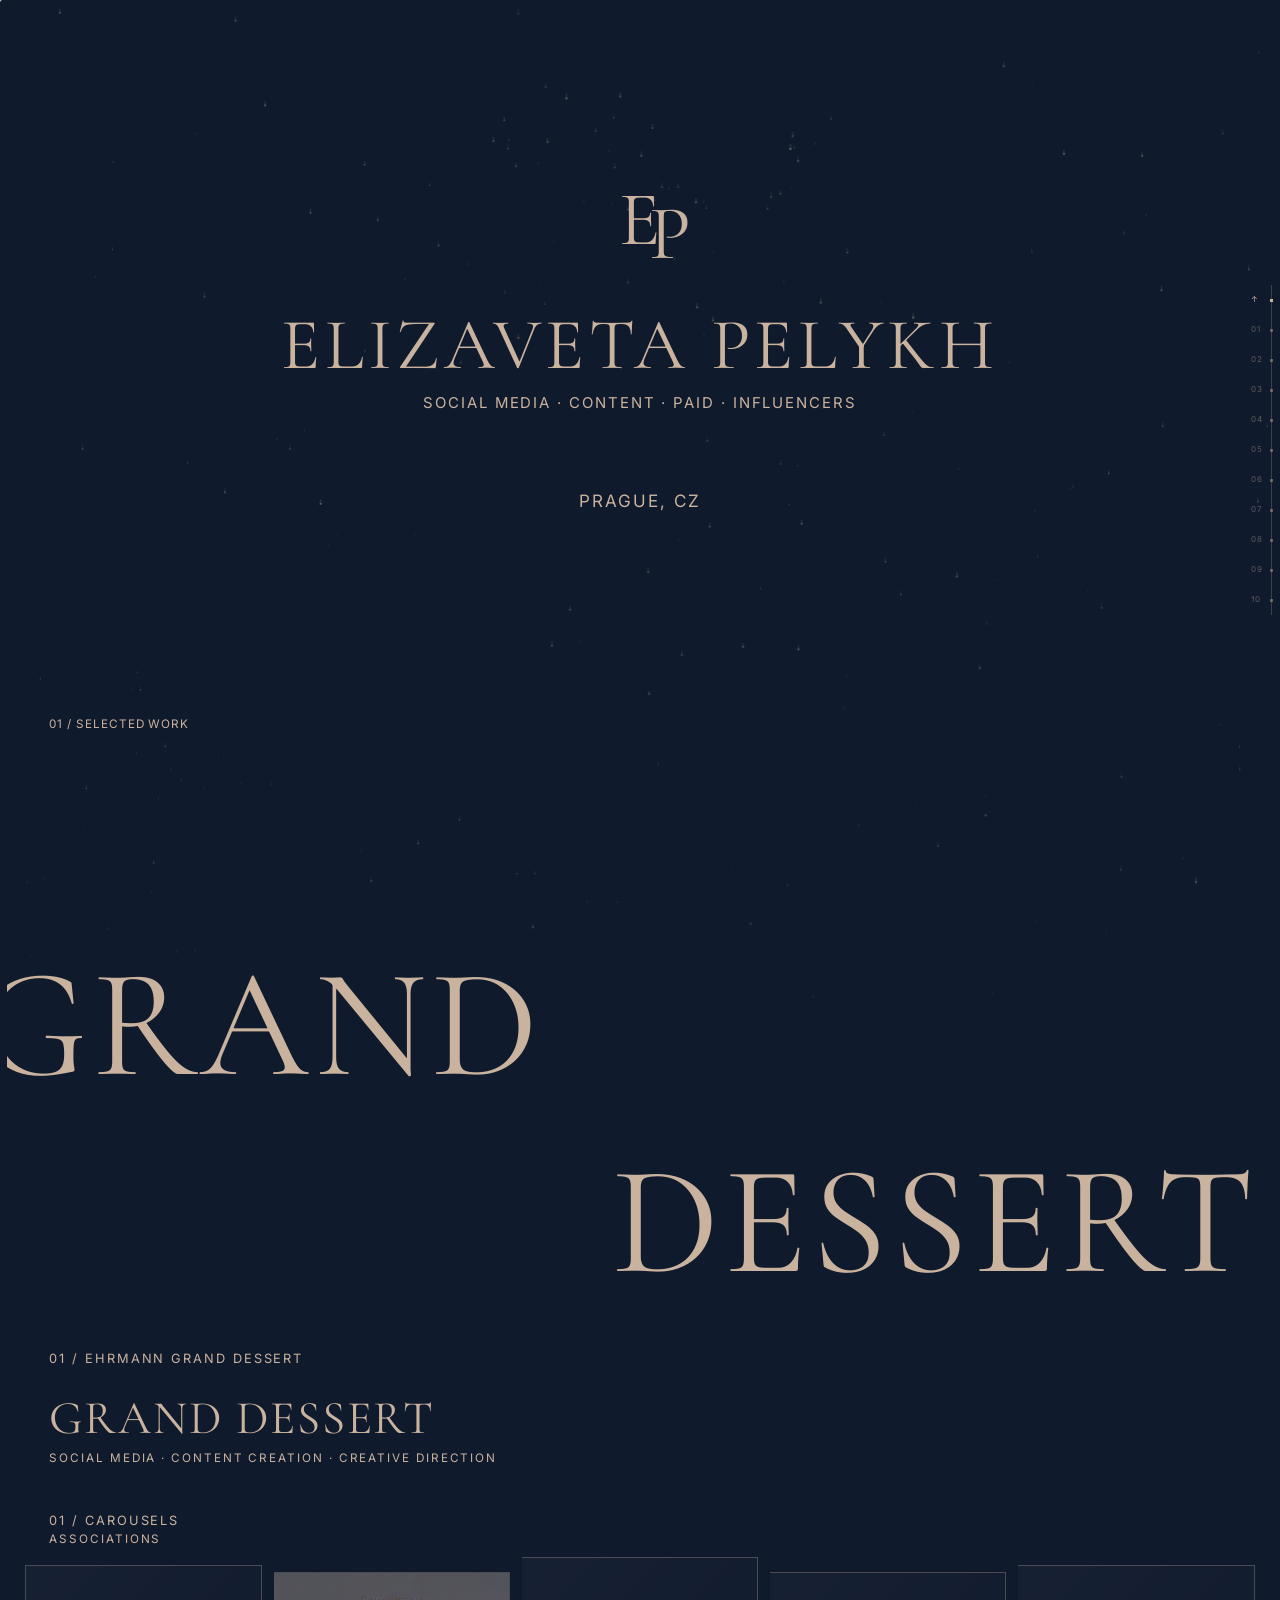
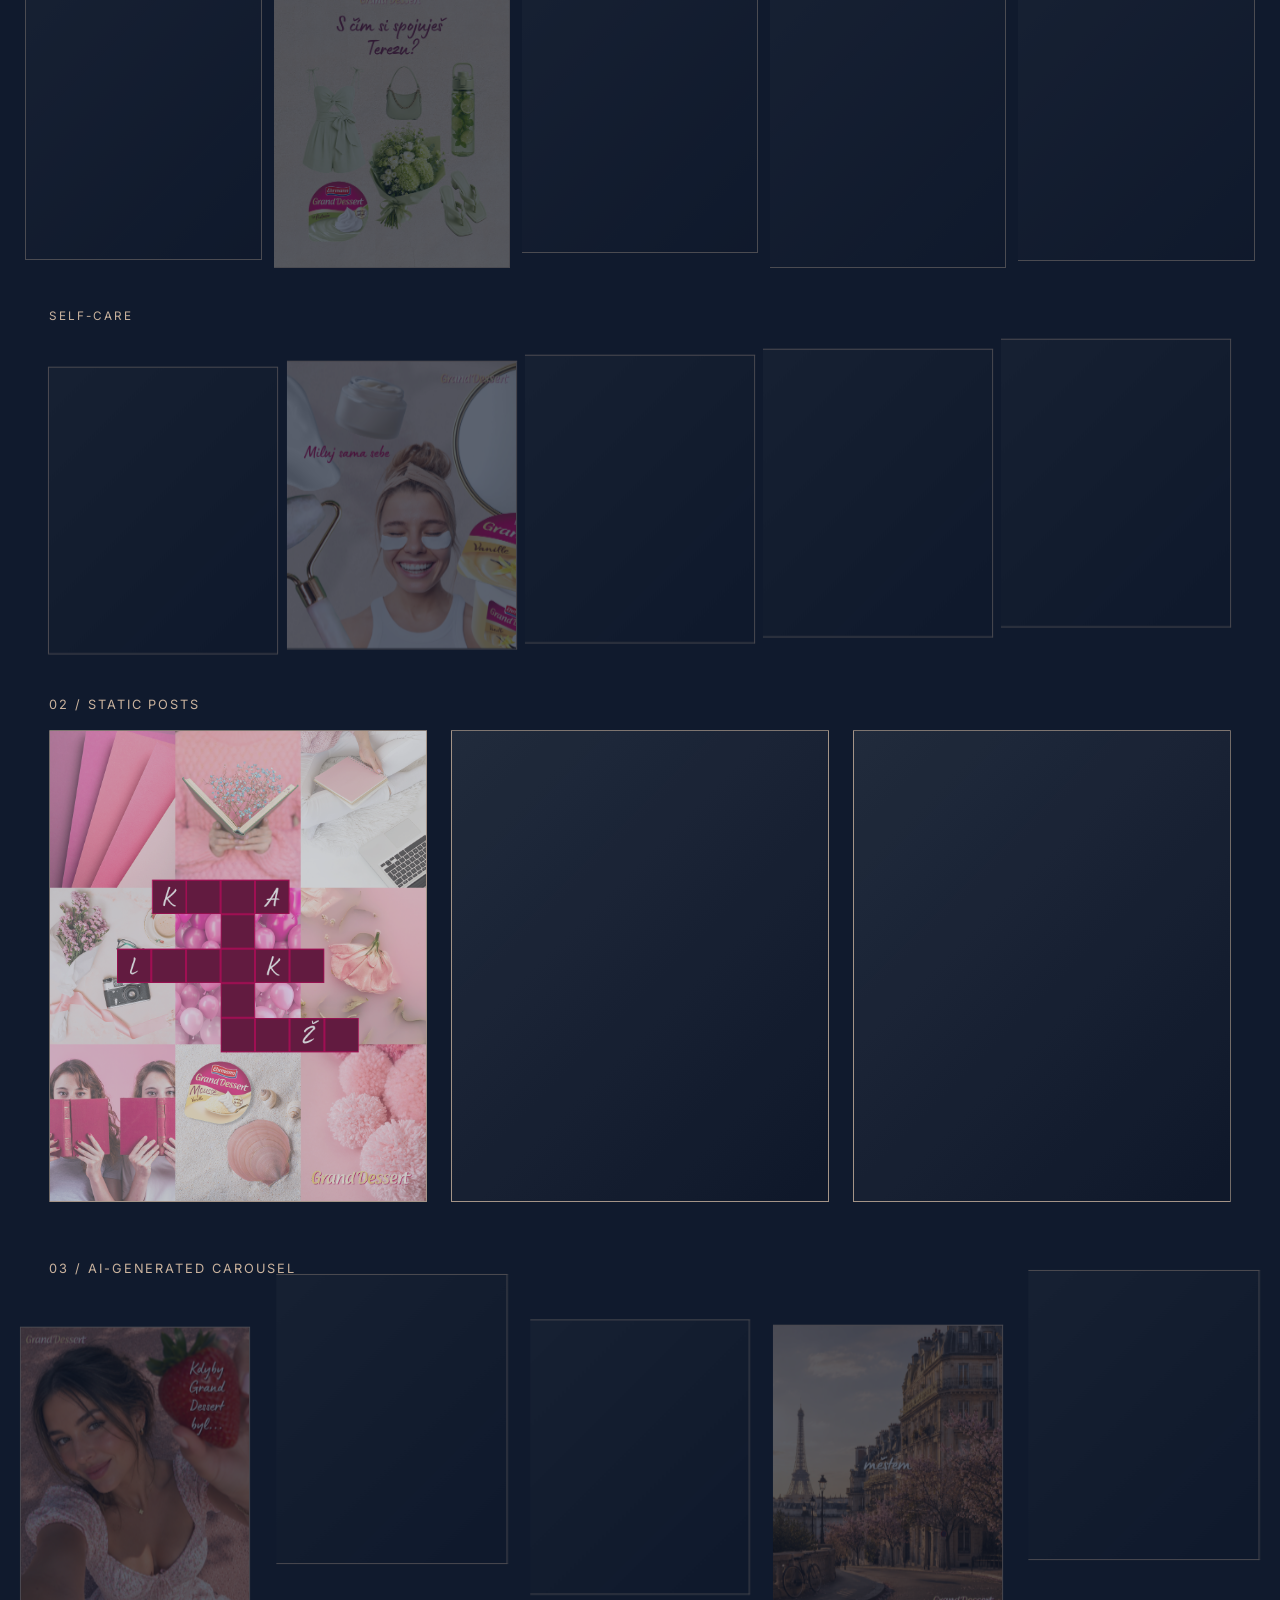
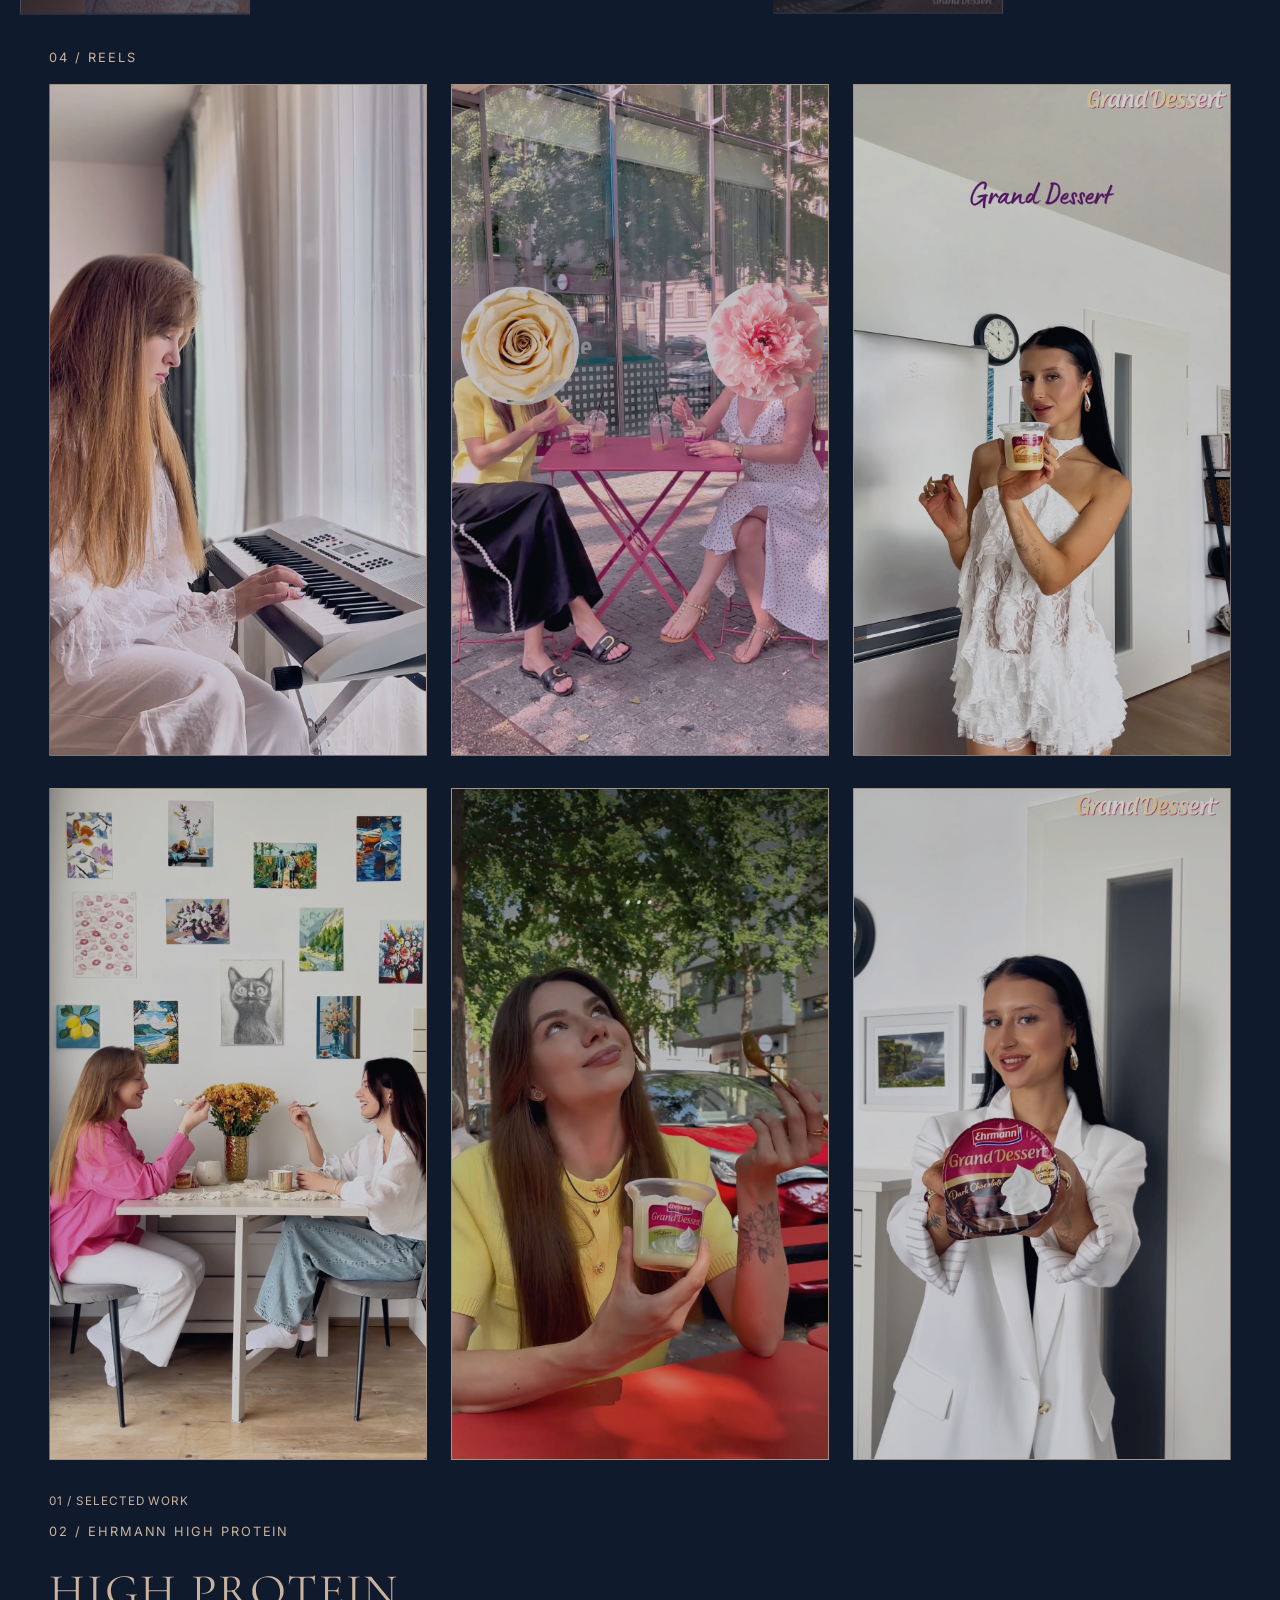
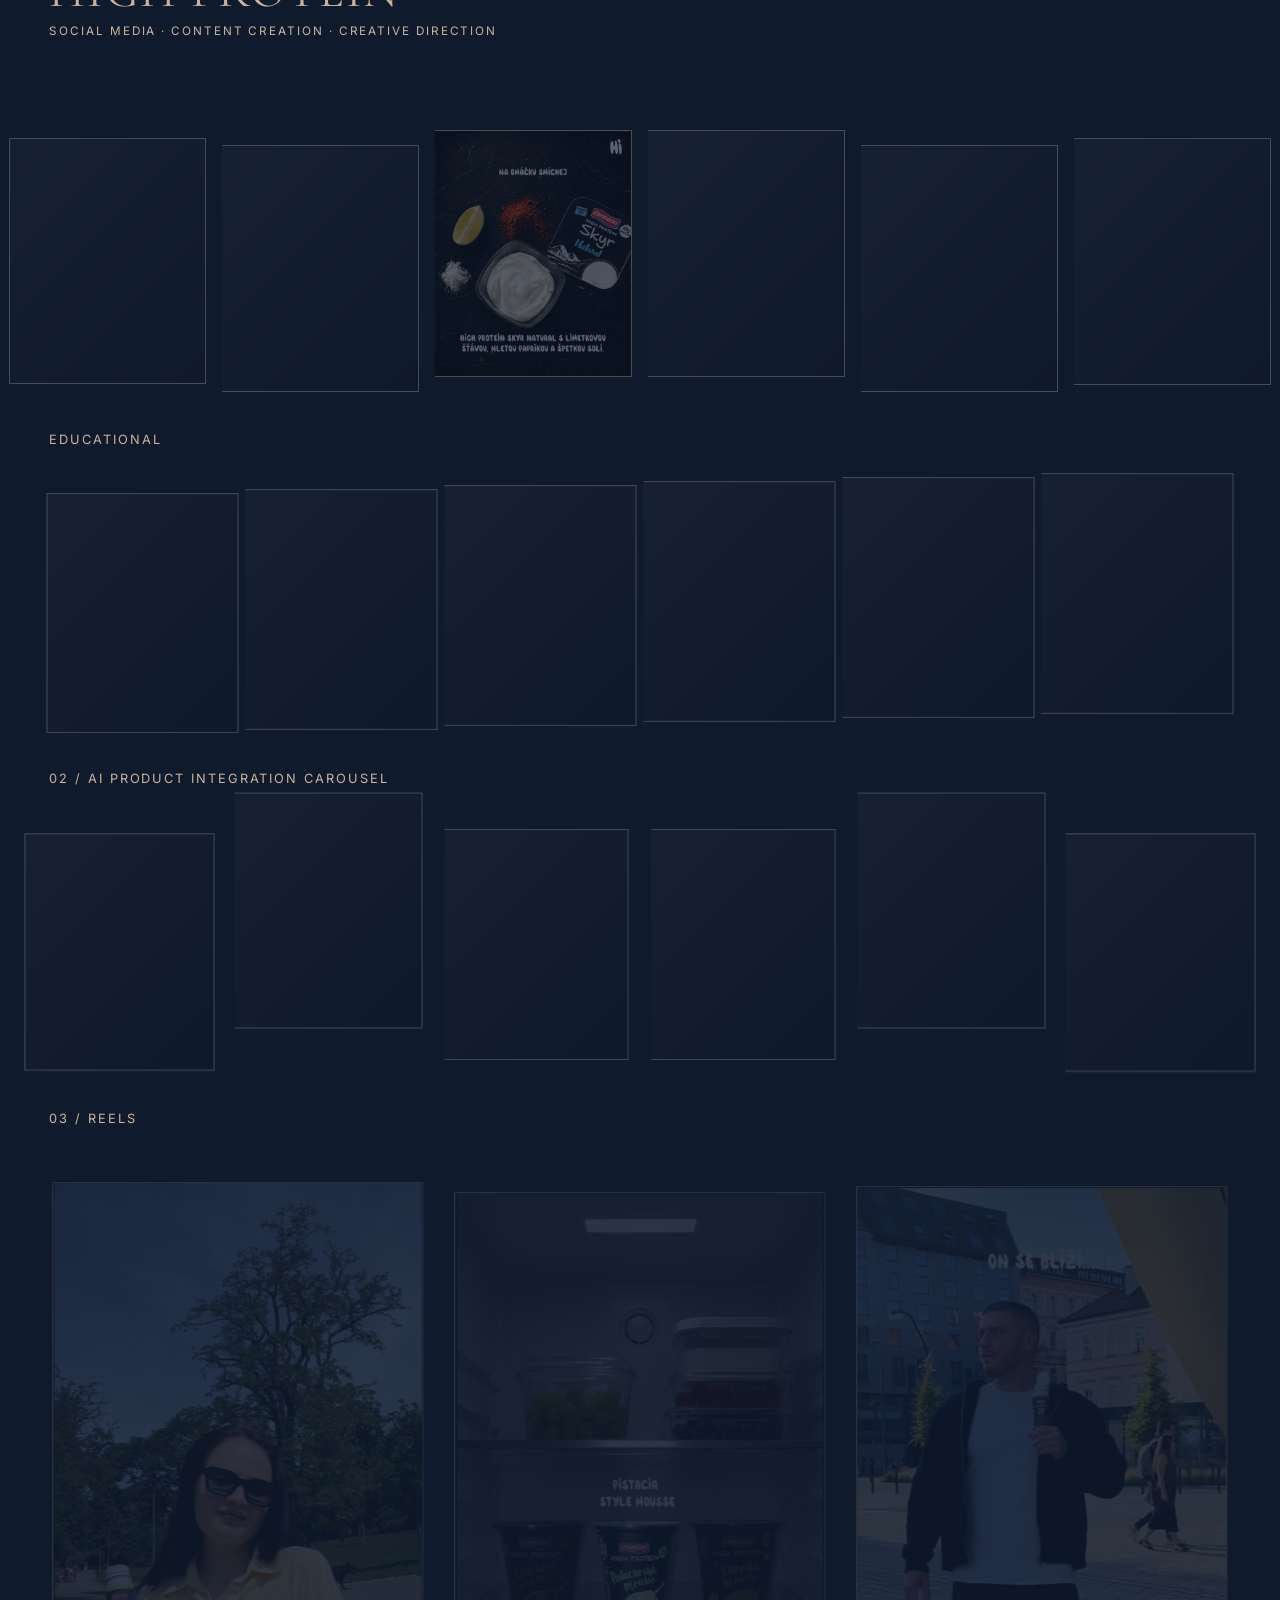
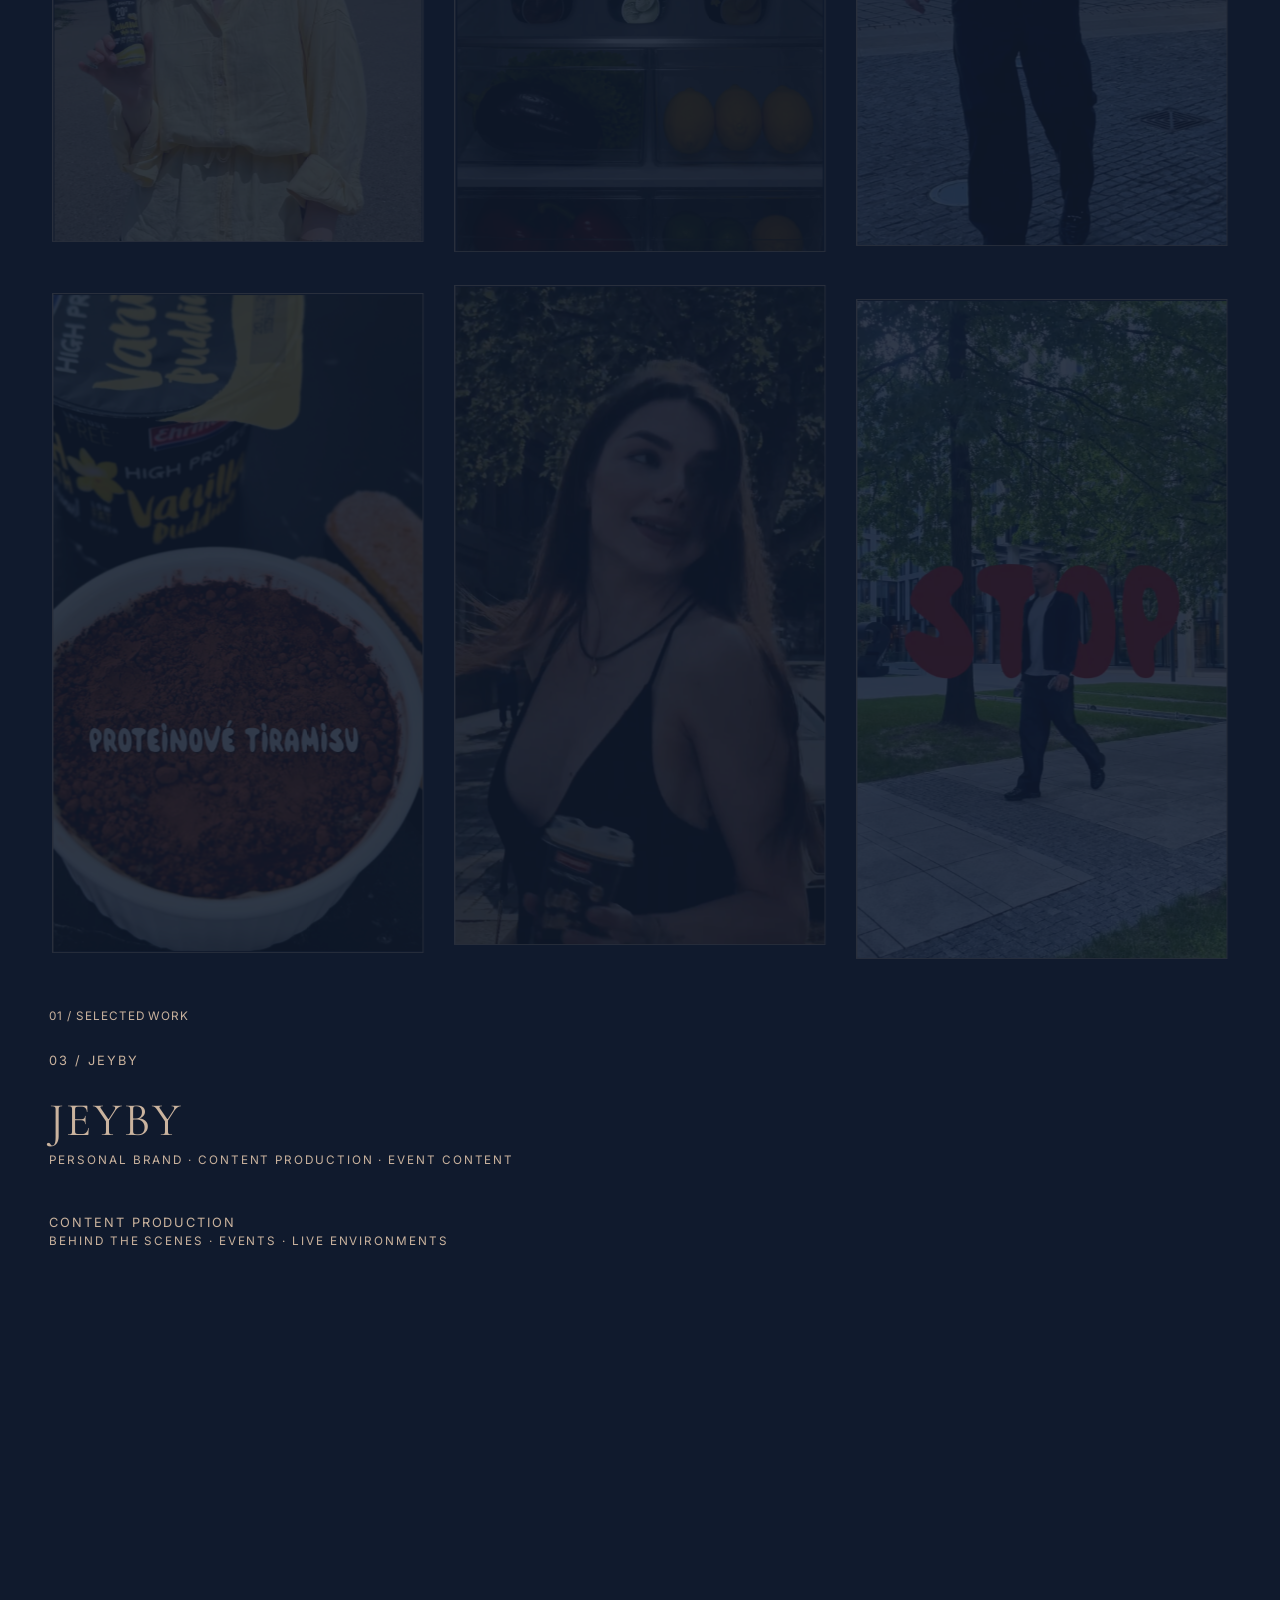
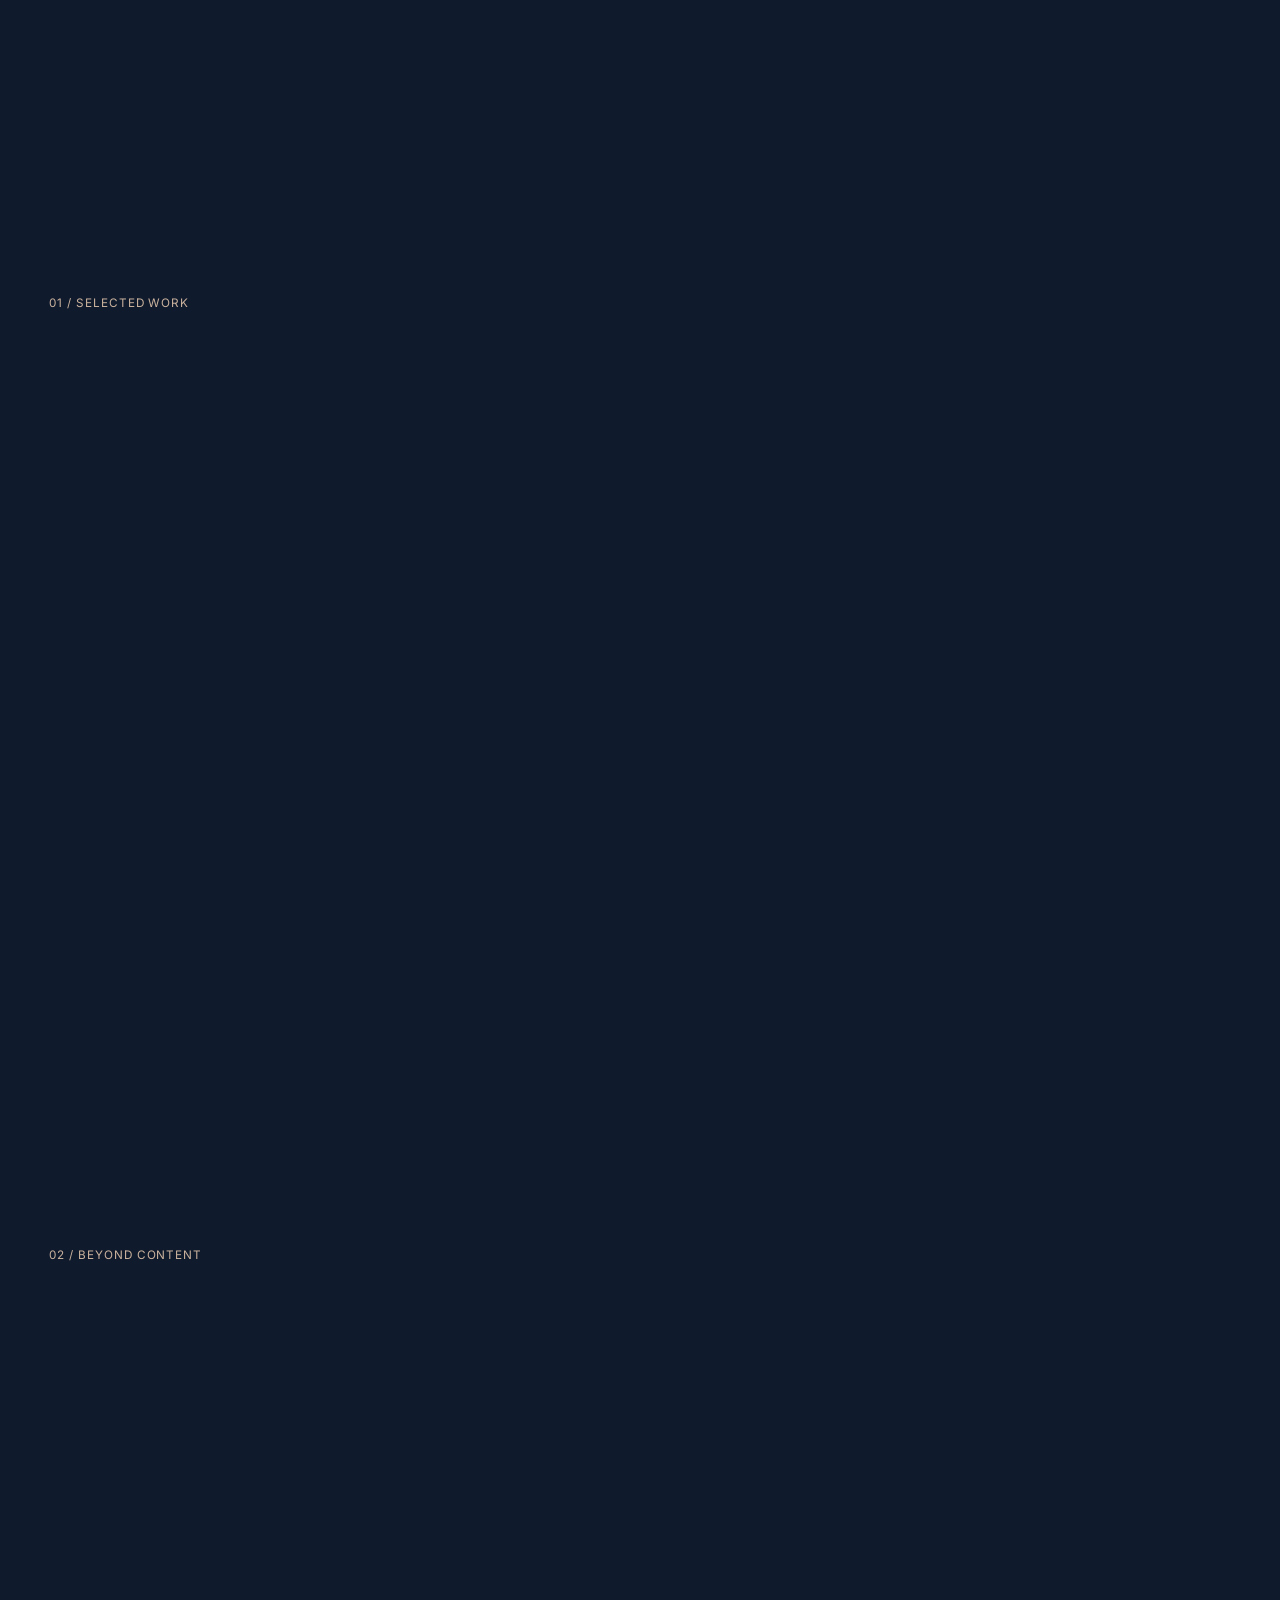
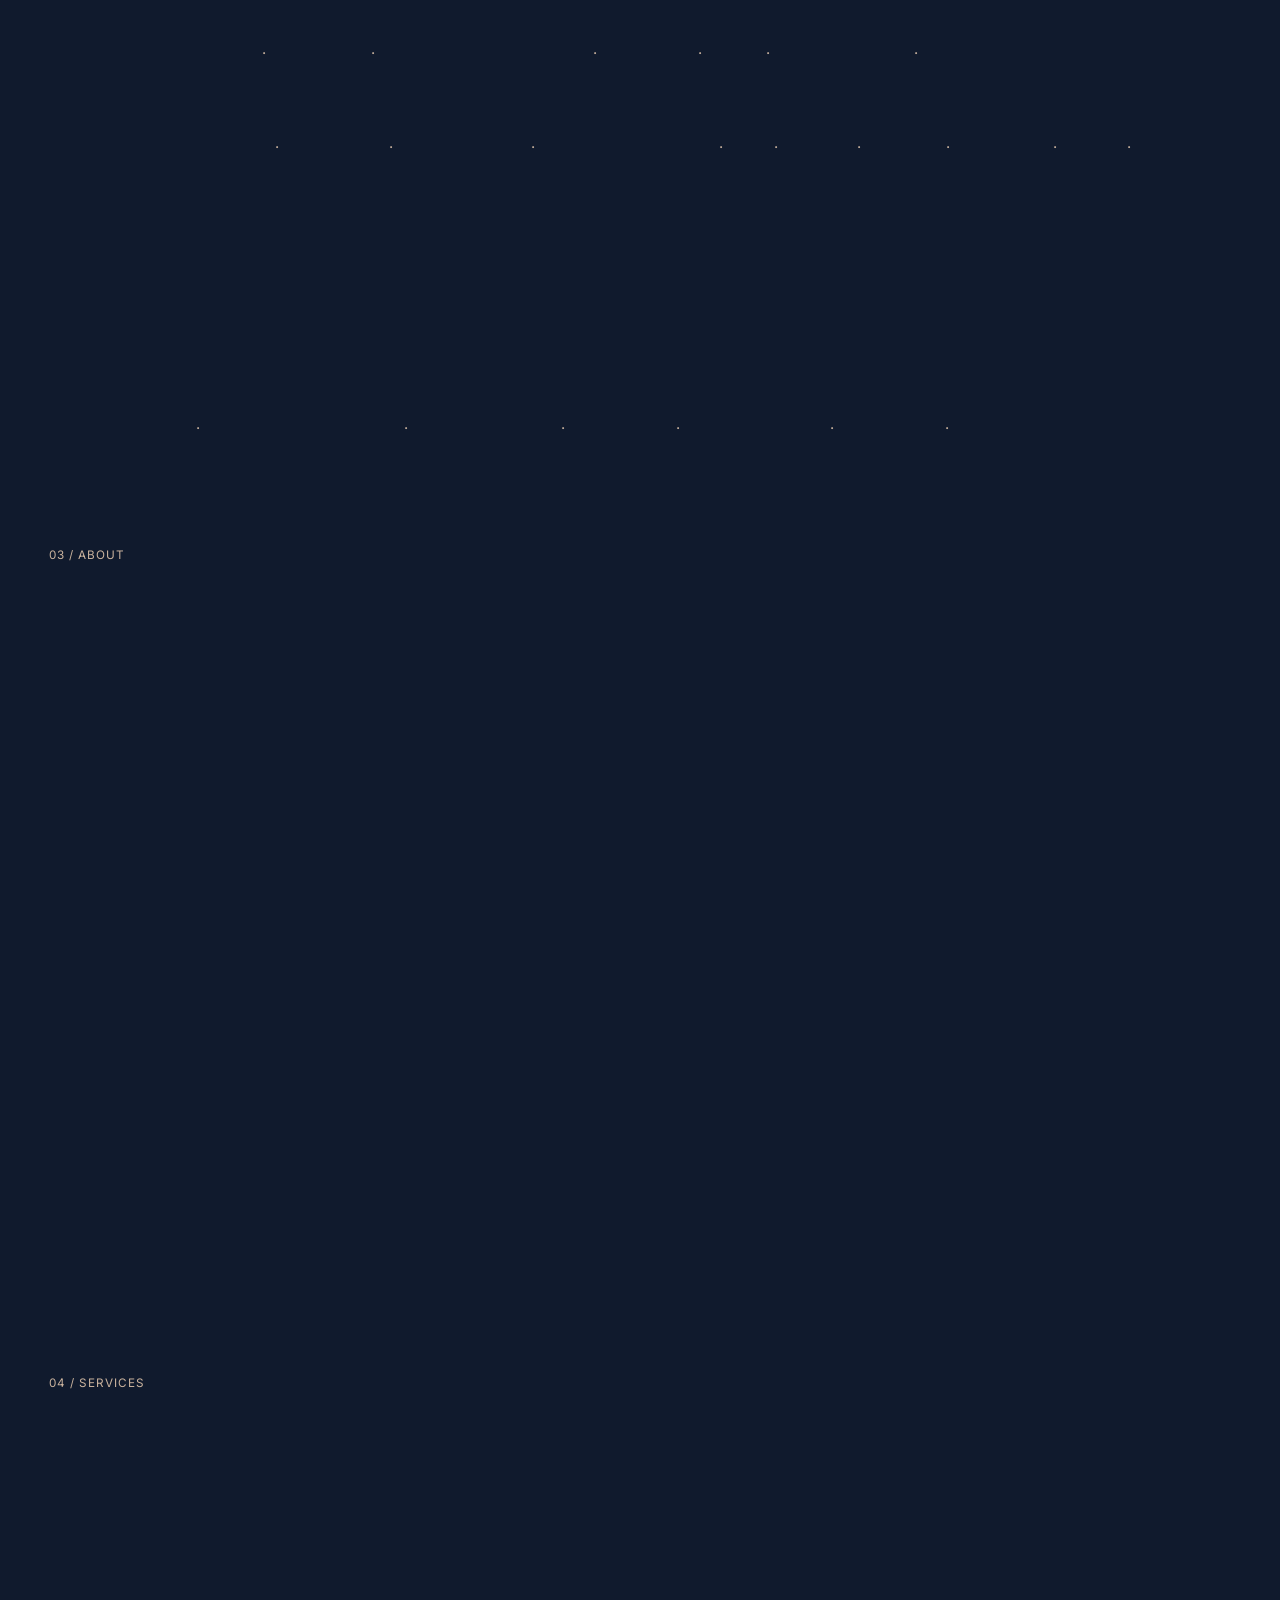
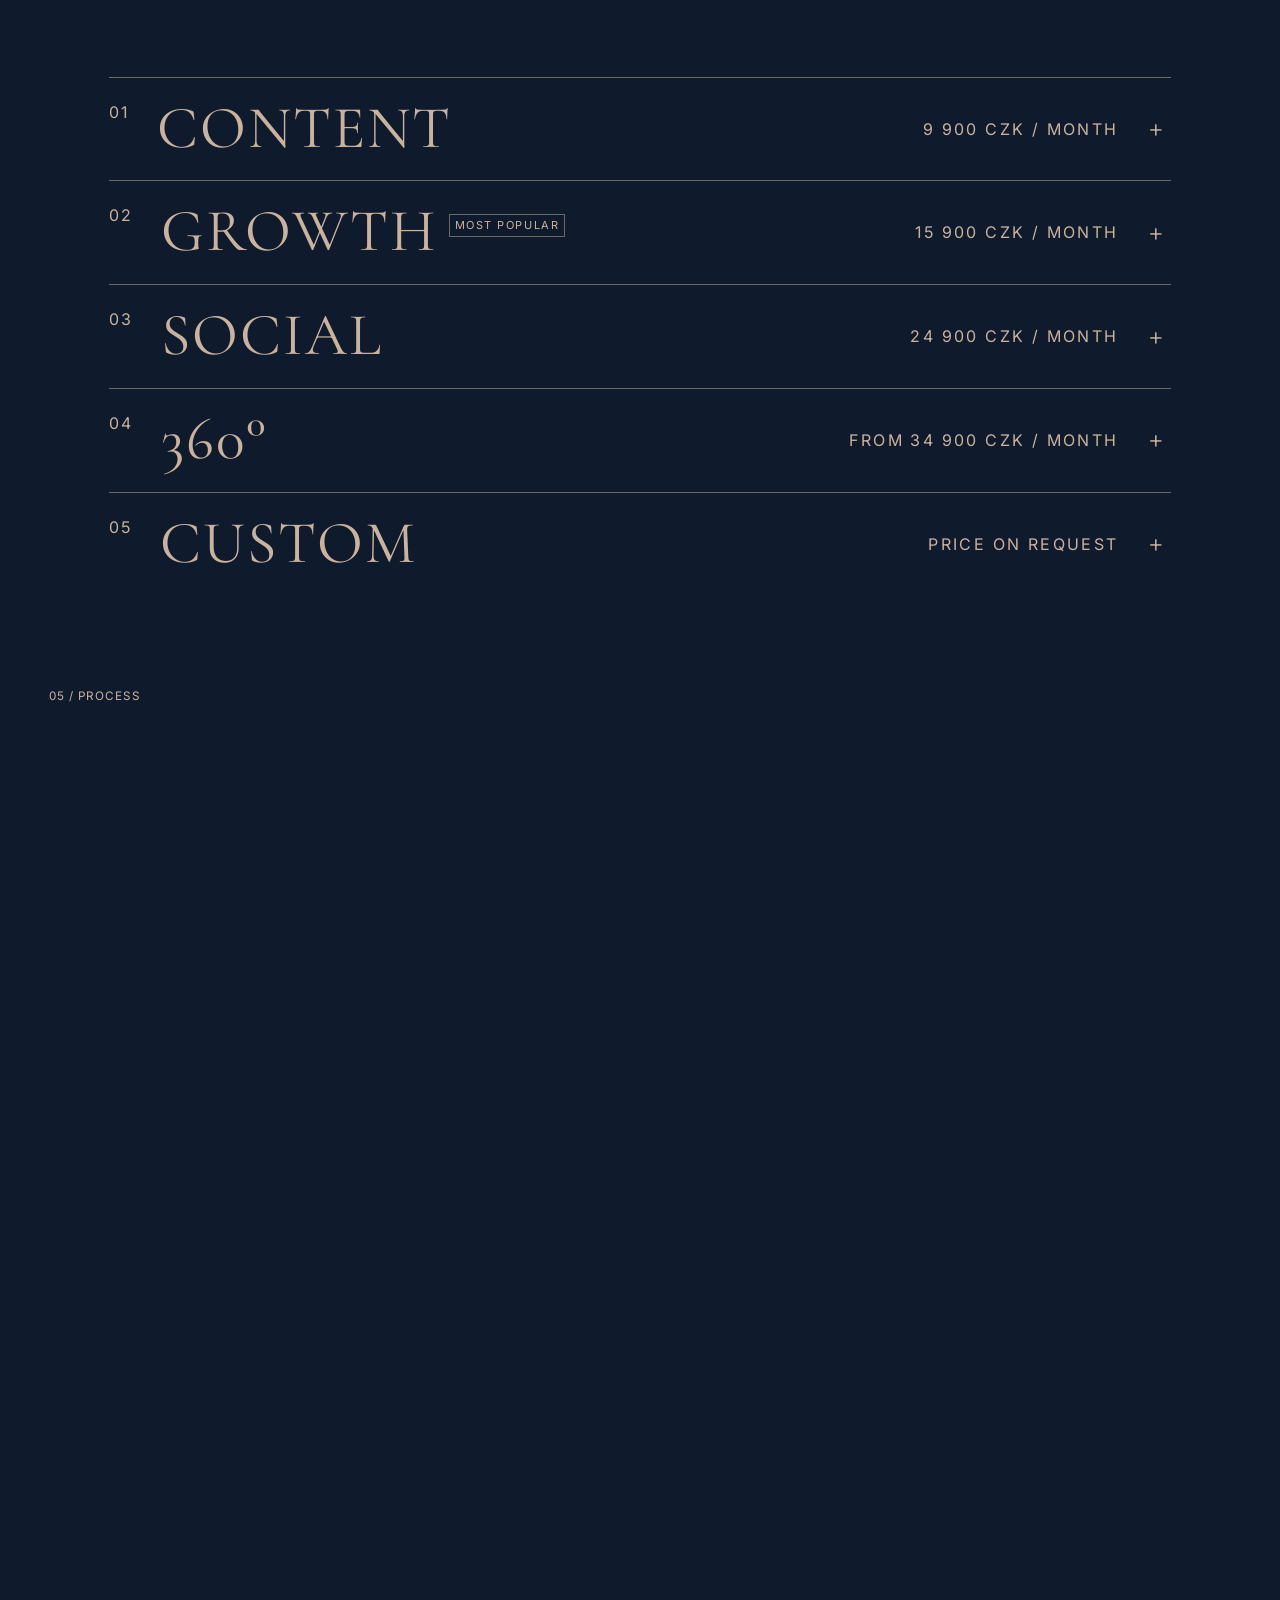
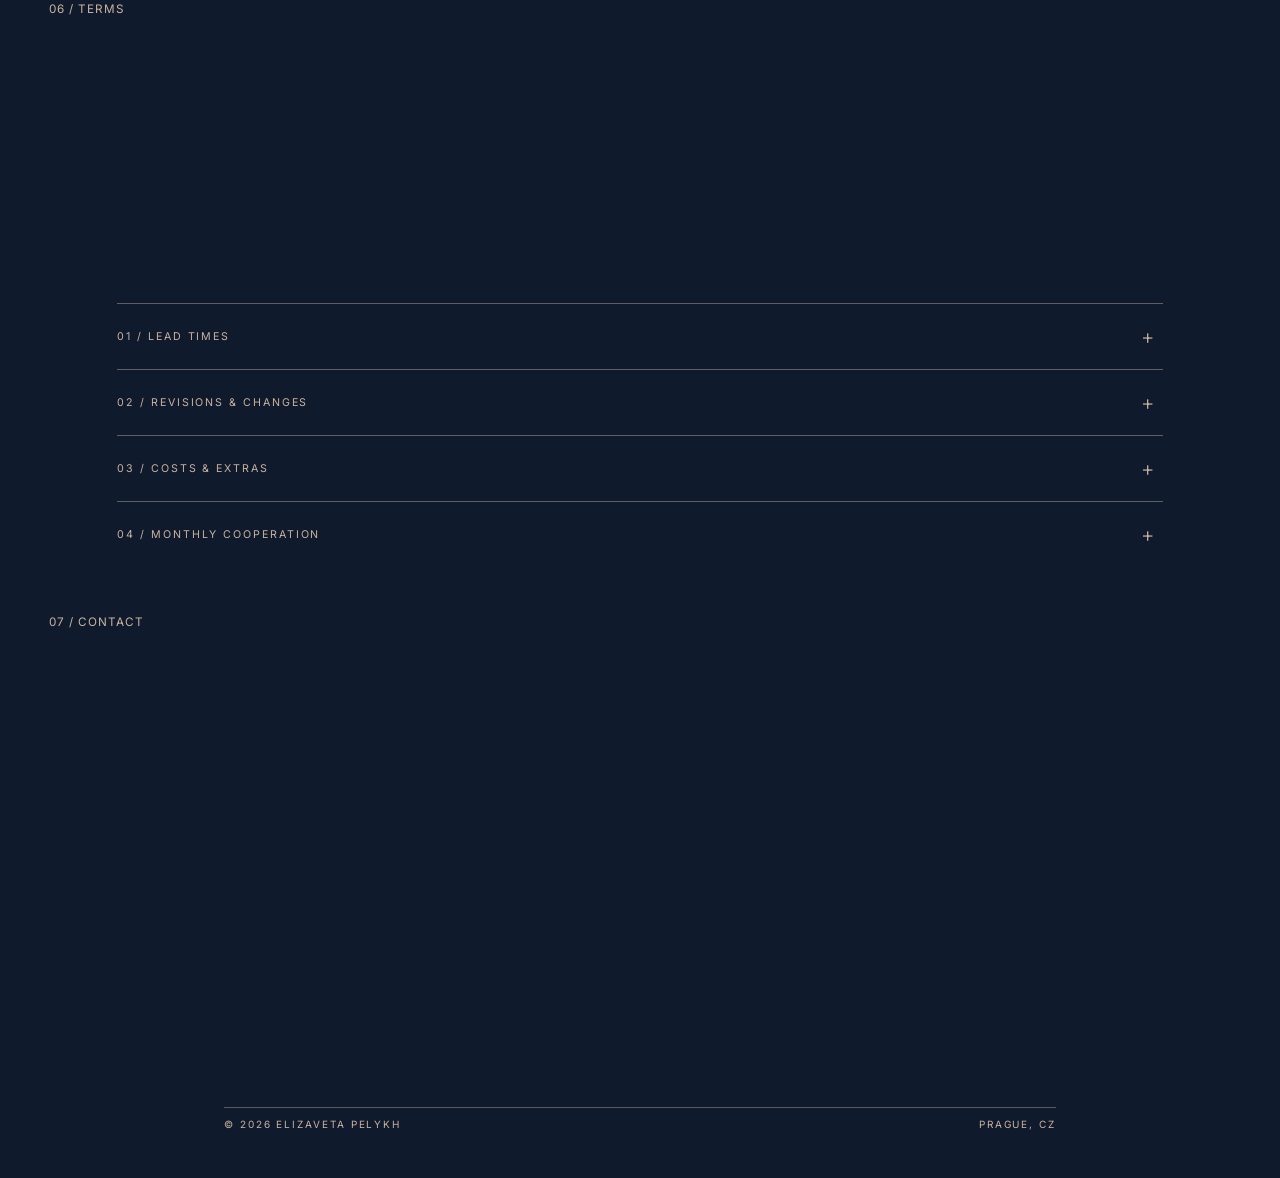
<file: index.html>
<!doctype html>
<html lang="en">
<head>
<meta charset="utf-8"><meta name="viewport" content="width=device-width,initial-scale=1">
<title>Elizaveta Pelykh — Social Media & Content Specialist</title>
<meta name="description" content="Portfolio of Elizaveta Pelykh — Prague-based Social Media & Content Specialist working across strategy, content creation, paid social and influencer marketing.">
<link rel="canonical" href="https://elizaveta-pelykh-portfolio.vercel.app/">
<meta property="og:type" content="website">
<meta property="og:title" content="Elizaveta Pelykh — Social Media & Content Specialist">
<meta property="og:description" content="Social media strategy, content creation, paid social and influencer marketing. Selected work and portfolio.">
<meta property="og:url" content="https://elizaveta-pelykh-portfolio.vercel.app/">
<meta property="og:image" content="https://elizaveta-pelykh-portfolio.vercel.app/assets/og-preview.jpg">
<meta property="og:image:width" content="1200">
<meta property="og:image:height" content="630">
<meta property="og:image:type" content="image/jpeg">
<meta property="og:image:alt" content="Elizaveta Pelykh — Social Media, Content, Paid and Influencers — Prague, CZ">
<meta name="twitter:card" content="summary_large_image">
<meta name="twitter:title" content="Elizaveta Pelykh — Social Media & Content Specialist">
<meta name="twitter:description" content="Social media strategy, content creation, paid social and influencer marketing. Selected work and portfolio.">
<meta name="twitter:image" content="https://elizaveta-pelykh-portfolio.vercel.app/assets/og-preview.jpg">
<meta name="twitter:image:alt" content="Elizaveta Pelykh — Social Media, Content, Paid and Influencers — Prague, CZ">
<link rel="preconnect" href="https://fonts.googleapis.com"><link rel="preconnect" href="https://fonts.gstatic.com" crossorigin>
<link href="https://fonts.googleapis.com/css2?family=Cormorant+Garamond:ital,wght@0,400;1,400&family=Inter:wght@400;500&display=swap" rel="stylesheet">
<link rel="stylesheet" href="assets/style.css">
<link rel="stylesheet" href="assets/desktop-ui.css">
</head>
<body>
<div class="cursor-dot"></div>
<section class="hero navy" id="top"><div class="stars"></div><div class="hero-inner reveal"><div class="monogram"><span class="ep-e">E</span><span class="ep-p">P</span></div><h1>ELIZAVETA PELYKH</h1><div class="kicker"><span>SOCIAL MEDIA</span> · <span>CONTENT</span> · <span>PAID</span> · <span>INFLUENCERS</span></div><div class="place">PRAGUE, CZ</div></div></section>

<section class="selected sand" id="work">
<div class="section-no">01 / SELECTED WORK</div><div class="center-head reveal"><h2>SELECTED WORK</h2><em>Different brands, different voices.</em></div>
<div class="gd-intro motion-stage"><div class="grand">GRAND</div><div class="dessert">DESSERT</div></div>
<div class="case-head reveal"><div>01 / EHRMANN GRAND DESSERT</div><h3>GRAND DESSERT</h3><small>SOCIAL MEDIA · CONTENT CREATION · CREATIVE DIRECTION</small></div>
<div class="case-block"><div class="label">01 / CAROUSELS<br><small>ASSOCIATIONS</small></div><div class="media wide carousel-row" data-media="grand-associations" data-carousel-assembly="associations" data-media-focus-group>
<div class="media grand-real-media carousel-slot" data-media="grand-associations-01" data-media-focus-item tabindex="0" aria-label="Associations visual 1"><img src="assets/Grand%20Dessert/Assosiations/01.png" alt="" width="1080" height="1350" loading="lazy" decoding="async"></div>
<div class="media grand-real-media carousel-slot" data-media="grand-associations-02" data-media-focus-item tabindex="0" aria-label="Associations visual 2"><img src="assets/Grand%20Dessert/Assosiations/02.png" alt="" width="1080" height="1350" loading="lazy" decoding="async"></div>
<div class="media grand-real-media carousel-slot" data-media="grand-associations-03" data-media-focus-item tabindex="0" aria-label="Associations visual 3"><img src="assets/Grand%20Dessert/Assosiations/03.png" alt="" width="1080" height="1350" loading="lazy" decoding="async"></div>
<div class="media grand-real-media carousel-slot" data-media="grand-associations-04" data-media-focus-item tabindex="0" aria-label="Associations visual 4"><img src="assets/Grand%20Dessert/Assosiations/04.png" alt="" width="1080" height="1350" loading="lazy" decoding="async"></div>
<div class="media grand-real-media carousel-slot" data-media="grand-associations-05" data-media-focus-item tabindex="0" aria-label="Associations visual 5"><img src="assets/Grand%20Dessert/Assosiations/05.png" alt="" width="1080" height="1350" loading="lazy" decoding="async"></div>
</div><div class="label selfcare-label"><small>SELF-CARE</small></div><div class="media wide carousel-row" data-media="grand-selfcare" data-carousel-assembly="selfcare" data-media-focus-group>
<div class="media grand-real-media carousel-slot" data-media="grand-selfcare-01" data-media-focus-item tabindex="0" aria-label="Self-Care visual 1"><img src="assets/Grand%20Dessert/Self-care/01.png" alt="" width="1080" height="1350" loading="lazy" decoding="async"></div>
<div class="media grand-real-media carousel-slot" data-media="grand-selfcare-02" data-media-focus-item tabindex="0" aria-label="Self-Care visual 2"><img src="assets/Grand%20Dessert/Self-care/02.png" alt="" width="1080" height="1350" loading="lazy" decoding="async"></div>
<div class="media grand-real-media carousel-slot" data-media="grand-selfcare-03" data-media-focus-item tabindex="0" aria-label="Self-Care visual 3"><img src="assets/Grand%20Dessert/Self-care/03.png" alt="" width="1080" height="1350" loading="lazy" decoding="async"></div>
<div class="media grand-real-media carousel-slot" data-media="grand-selfcare-04" data-media-focus-item tabindex="0" aria-label="Self-Care visual 4"><img src="assets/Grand%20Dessert/Self-care/04.png" alt="" width="1080" height="1350" loading="lazy" decoding="async"></div>
<div class="media grand-real-media carousel-slot" data-media="grand-selfcare-05" data-media-focus-item tabindex="0" aria-label="Self-Care visual 5"><img src="assets/Grand%20Dessert/Self-care/05.png" alt="" width="1080" height="1350" loading="lazy" decoding="async"></div>
</div></div>
<div class="case-block"><div class="label">02 / STATIC POSTS</div><div class="grid three" data-media-focus-group><div class="media grand-real-media portrait" data-media="grand-static-1" data-media-focus-item tabindex="0" aria-label="Grand Dessert Static Post 01"><img src="assets/Grand%20Dessert/Static%20posts/01.png" alt="" width="1080" height="1350" loading="lazy" decoding="async"></div><div class="media grand-real-media portrait" data-media="grand-static-2" data-media-focus-item tabindex="0" aria-label="Grand Dessert Static Post 02"><img src="assets/Grand%20Dessert/Static%20posts/02.png" alt="" width="1080" height="1350" loading="lazy" decoding="async"></div><div class="media grand-real-media portrait" data-media="grand-static-3" data-media-focus-item tabindex="0" aria-label="Grand Dessert Static Post 03"><img src="assets/Grand%20Dessert/Static%20posts/03.png" alt="" width="1080" height="1350" loading="lazy" decoding="async"><span class="media-caption grand-static-note">AI ASSISTED</span></div></div></div>
<div class="case-block"><div class="label">03 / AI-GENERATED CAROUSEL</div><div class="media wide short carousel-row" data-media="grand-ai" data-carousel-assembly="ai">
<div class="media grand-real-media carousel-slot" data-media="grand-ai-01" aria-label="AI Carousel visual 1"><img src="assets/Grand%20Dessert/AI-generated%20carousel/01.png" alt="" width="1080" height="1350" loading="lazy" decoding="async"></div>
<div class="media grand-real-media carousel-slot" data-media="grand-ai-02" aria-label="AI Carousel visual 2"><img src="assets/Grand%20Dessert/AI-generated%20carousel/02.png" alt="" width="1080" height="1350" loading="lazy" decoding="async"></div>
<div class="media grand-real-media carousel-slot" data-media="grand-ai-03" aria-label="AI Carousel visual 3"><img src="assets/Grand%20Dessert/AI-generated%20carousel/03.png" alt="" width="1080" height="1350" loading="lazy" decoding="async"></div>
<div class="media grand-real-media carousel-slot" data-media="grand-ai-04" aria-label="AI Carousel visual 4"><img src="assets/Grand%20Dessert/AI-generated%20carousel/04.png" alt="" width="1080" height="1350" loading="lazy" decoding="async"></div>
<div class="media grand-real-media carousel-slot" data-media="grand-ai-05" aria-label="AI Carousel visual 5"><img src="assets/Grand%20Dessert/AI-generated%20carousel/05.png" alt="" width="1080" height="1350" loading="lazy" decoding="async"></div>
</div></div>
<div class="case-block"><div class="label">04 / REELS</div><div class="grid three two-rows" data-media-focus-group><div class="media grand-real-media reel" data-media="grand-reel-1" data-media-focus-item tabindex="0" aria-label="Grand Dessert Reel 01"><video src="assets/Grand%20Dessert/Reels/01.mp4" poster="assets/Grand%20Dessert/Reels/01%20-%20cover.png" muted playsinline preload="none" aria-hidden="true"></video><img class="grand-reel-cover" src="assets/Grand%20Dessert/Reels/01%20-%20cover.png" alt="" loading="lazy" decoding="async"></div><div class="media grand-real-media reel" data-media="grand-reel-2" data-media-focus-item tabindex="0" aria-label="Grand Dessert Reel 02"><video src="assets/Grand%20Dessert/Reels/02.mp4" poster="assets/Grand%20Dessert/Reels/02%20-%20cover.png" muted playsinline preload="none" aria-hidden="true"></video><img class="grand-reel-cover" src="assets/Grand%20Dessert/Reels/02%20-%20cover.png" alt="" loading="lazy" decoding="async"></div><div class="media grand-real-media reel" data-media="grand-reel-3" data-media-focus-item tabindex="0" aria-label="Grand Dessert Reel 03"><video src="assets/Grand%20Dessert/Reels/03.mp4" poster="assets/Grand%20Dessert/Reels/03%20-%20cover.png" muted playsinline preload="none" aria-hidden="true"></video><img class="grand-reel-cover" src="assets/Grand%20Dessert/Reels/03%20-%20cover.png" alt="" loading="lazy" decoding="async"></div><div class="media grand-real-media reel" data-media="grand-reel-4" data-media-focus-item tabindex="0" aria-label="Grand Dessert Reel 04"><video src="assets/Grand%20Dessert/Reels/04.mp4" poster="assets/Grand%20Dessert/Reels/04%20-%20cover.png" muted playsinline preload="none" aria-hidden="true"></video><img class="grand-reel-cover" src="assets/Grand%20Dessert/Reels/04%20-%20cover.png" alt="" loading="lazy" decoding="async"></div><div class="media grand-real-media reel" data-media="grand-reel-5" data-media-focus-item tabindex="0" aria-label="Grand Dessert Reel 05"><video src="assets/Grand%20Dessert/Reels/05.mp4" poster="assets/Grand%20Dessert/Reels/05%20-%20cover.png" muted playsinline preload="none" aria-hidden="true"></video><img class="grand-reel-cover" src="assets/Grand%20Dessert/Reels/05%20-%20cover.png" alt="" loading="lazy" decoding="async"></div><div class="media grand-real-media reel" data-media="grand-reel-6" data-media-focus-item tabindex="0" aria-label="Grand Dessert Reel 06"><video src="assets/Grand%20Dessert/Reels/06.mp4" poster="assets/Grand%20Dessert/Reels/06%20-%20cover.png" muted playsinline preload="none" aria-hidden="true"></video><img class="grand-reel-cover" src="assets/Grand%20Dessert/Reels/06%20-%20cover.png" alt="" loading="lazy" decoding="async"></div></div></div>
</section>

<section class="case navy" id="high-protein"><div class="section-no">01 / SELECTED WORK</div><div class="case-head reveal"><div>02 / EHRMANN HIGH PROTEIN</div><h3>HIGH PROTEIN</h3><small>SOCIAL MEDIA · CONTENT CREATION · CREATIVE DIRECTION</small></div><div class="case-block"><div class="label">01 / CAROUSEL<br><small>RECIPE</small></div><div class="media wide carousel-row" data-media="protein-carousel-1" data-carousel-assembly="recipe" data-protein-focus-group>
<div class="media carousel-slot" data-media="protein-recipe-01" data-protein-focus-item tabindex="0" aria-label="Recipe visual 1"><img src="assets/High%20Protein/Recipe/01.png" width="1080" height="1350" alt="" loading="lazy" decoding="async"></div>
<div class="media carousel-slot" data-media="protein-recipe-02" data-protein-focus-item tabindex="0" aria-label="Recipe visual 2"><img src="assets/High%20Protein/Recipe/02.png" width="1080" height="1350" alt="" loading="lazy" decoding="async"></div>
<div class="media carousel-slot" data-media="protein-recipe-03" data-protein-focus-item tabindex="0" aria-label="Recipe visual 3"><img src="assets/High%20Protein/Recipe/03.png" width="1080" height="1350" alt="" loading="lazy" decoding="async"></div>
<div class="media carousel-slot" data-media="protein-recipe-04" data-protein-focus-item tabindex="0" aria-label="Recipe visual 4"><img src="assets/High%20Protein/Recipe/04.png" width="1080" height="1350" alt="" loading="lazy" decoding="async"></div>
<div class="media carousel-slot" data-media="protein-recipe-05" data-protein-focus-item tabindex="0" aria-label="Recipe visual 5"><img src="assets/High%20Protein/Recipe/05.png" width="1080" height="1350" alt="" loading="lazy" decoding="async"></div>
<div class="media carousel-slot" data-media="protein-recipe-06" data-protein-focus-item tabindex="0" aria-label="Recipe visual 6"><img src="assets/High%20Protein/Recipe/06.png" width="1080" height="1350" alt="" loading="lazy" decoding="async"></div>
</div><div class="label educational-label">EDUCATIONAL</div><div class="media wide carousel-row" data-media="protein-carousel-2" data-carousel-assembly="educational" data-protein-focus-group>
<div class="media carousel-slot" data-media="protein-educational-01" data-protein-focus-item tabindex="0" aria-label="Educational visual 1"><img src="assets/High%20Protein/Educational/01.png" width="1080" height="1350" alt="" loading="lazy" decoding="async"></div>
<div class="media carousel-slot" data-media="protein-educational-02" data-protein-focus-item tabindex="0" aria-label="Educational visual 2"><img src="assets/High%20Protein/Educational/02.png" width="1080" height="1350" alt="" loading="lazy" decoding="async"></div>
<div class="media carousel-slot" data-media="protein-educational-03" data-protein-focus-item tabindex="0" aria-label="Educational visual 3"><img src="assets/High%20Protein/Educational/03.png" width="1080" height="1350" alt="" loading="lazy" decoding="async"></div>
<div class="media carousel-slot" data-media="protein-educational-04" data-protein-focus-item tabindex="0" aria-label="Educational visual 4"><img src="assets/High%20Protein/Educational/04.png" width="1080" height="1350" alt="" loading="lazy" decoding="async"></div>
<div class="media carousel-slot" data-media="protein-educational-05" data-protein-focus-item tabindex="0" aria-label="Educational visual 5"><img src="assets/High%20Protein/Educational/05.png" width="1080" height="1350" alt="" loading="lazy" decoding="async"></div>
<div class="media carousel-slot" data-media="protein-educational-06" data-protein-focus-item tabindex="0" aria-label="Educational visual 6"><img src="assets/High%20Protein/Educational/06.png" width="1080" height="1350" alt="" loading="lazy" decoding="async"></div>
</div></div><div class="case-block"><div class="label">02 / AI PRODUCT INTEGRATION CAROUSEL</div><div class="media wide short carousel-row" data-media="protein-ai" data-carousel-assembly="protein-ai" data-protein-focus-group>
<div class="media carousel-slot" data-media="protein-ai-01" aria-label="AI product integration visual 1" data-protein-focus-item tabindex="0"><img src="assets/High%20Protein/AI%20product%20integration%20carousel/01.png" width="1080" height="1350" alt="" loading="lazy" decoding="async"></div>
<div class="media carousel-slot" data-media="protein-ai-02" aria-label="AI product integration visual 2" data-protein-focus-item tabindex="0"><img src="assets/High%20Protein/AI%20product%20integration%20carousel/02.png" width="1080" height="1350" alt="" loading="lazy" decoding="async"></div>
<div class="media carousel-slot" data-media="protein-ai-03" aria-label="AI product integration visual 3" data-protein-focus-item tabindex="0"><img src="assets/High%20Protein/AI%20product%20integration%20carousel/03.png" width="1080" height="1350" alt="" loading="lazy" decoding="async"></div>
<div class="media carousel-slot" data-media="protein-ai-04" aria-label="AI product integration visual 4" data-protein-focus-item tabindex="0"><img src="assets/High%20Protein/AI%20product%20integration%20carousel/04.png" width="1080" height="1350" alt="" loading="lazy" decoding="async"></div>
<div class="media carousel-slot" data-media="protein-ai-05" aria-label="AI product integration visual 5" data-protein-focus-item tabindex="0"><img src="assets/High%20Protein/AI%20product%20integration%20carousel/05.png" width="1080" height="1350" alt="" loading="lazy" decoding="async"></div>
<div class="media carousel-slot" data-media="protein-ai-06" aria-label="AI product integration visual 6" data-protein-focus-item tabindex="0"><img src="assets/High%20Protein/AI%20product%20integration%20carousel/06.png" width="1080" height="1350" alt="" loading="lazy" decoding="async"></div>
</div></div><div class="case-block"><div class="label">03 / REELS</div><div class="grid three two-rows" data-protein-reels-focus><div class="media-item" data-protein-reel-focus tabindex="0" aria-label="High Protein Reel 01; click or press Enter for audio"><div class="media reel protein-real-reel" data-media="protein-reel-1"><video src="assets/High%20Protein/Reels/01.mp4" poster="assets/High%20Protein/Reels/01%20-%20cover.png" muted playsinline preload="none" aria-hidden="true"></video><img class="protein-reel-cover" src="assets/High%20Protein/Reels/01%20-%20cover.png" alt="" loading="lazy" decoding="async"></div></div><div class="media-item" data-protein-reel-focus tabindex="0" aria-label="High Protein Reel 02; click or press Enter for audio"><div class="media reel protein-real-reel" data-media="protein-reel-2"><video src="assets/High%20Protein/Reels/02.mp4" poster="assets/High%20Protein/Reels/02%20-%20cover.png" muted playsinline preload="none" aria-hidden="true"></video><img class="protein-reel-cover" src="assets/High%20Protein/Reels/02%20-%20cover.png" alt="" loading="lazy" decoding="async"></div></div><div class="media-item" data-protein-reel-focus tabindex="0" aria-label="High Protein Reel 03; click or press Enter for audio"><div class="media reel protein-real-reel" data-media="protein-reel-3"><video src="assets/High%20Protein/Reels/03.mp4" poster="assets/High%20Protein/Reels/03%20-%20cover.png" muted playsinline preload="none" aria-hidden="true"></video><img class="protein-reel-cover" src="assets/High%20Protein/Reels/03%20-%20cover.png" alt="" loading="lazy" decoding="async"></div></div><div class="media-item" data-protein-reel-focus tabindex="0" aria-label="High Protein Reel 04; click or press Enter for audio"><div class="media reel protein-real-reel" data-media="protein-reel-4"><video src="assets/High%20Protein/Reels/04.mp4" poster="assets/High%20Protein/Reels/04%20-%20cover.png" muted playsinline preload="none" aria-hidden="true"></video><img class="protein-reel-cover" src="assets/High%20Protein/Reels/04%20-%20cover.png" alt="" loading="lazy" decoding="async"></div></div><div class="media-item" data-protein-reel-focus tabindex="0" aria-label="High Protein Reel 05; click or press Enter for audio"><div class="media reel protein-real-reel" data-media="protein-reel-5"><video src="assets/High%20Protein/Reels/05.mp4" poster="assets/High%20Protein/Reels/05%20-%20cover.png" muted playsinline preload="none" aria-hidden="true"></video><img class="protein-reel-cover" src="assets/High%20Protein/Reels/05%20-%20cover.png" alt="" loading="lazy" decoding="async"></div></div><div class="media-item" data-protein-reel-focus tabindex="0" aria-label="High Protein Reel 06; click or press Enter for audio"><div class="media reel protein-real-reel" data-media="protein-reel-6"><video src="assets/High%20Protein/Reels/06.mp4" poster="assets/High%20Protein/Reels/06%20-%20cover.png" muted playsinline preload="none" aria-hidden="true"></video><img class="protein-reel-cover" src="assets/High%20Protein/Reels/06%20-%20cover.png" alt="" loading="lazy" decoding="async"></div></div></div></div></section>

<section class="case sand" id="jeyby"><div class="section-no">01 / SELECTED WORK</div><div class="case-head reveal"><div>03 / JEYBY</div><h3>JEYBY</h3><small>PERSONAL BRAND · CONTENT PRODUCTION · EVENT CONTENT</small></div><div class="case-block"><div class="label">CONTENT PRODUCTION<br><small>BEHIND THE SCENES · EVENTS · LIVE ENVIRONMENTS</small></div><div class="grid four"><div class="media-item"><div class="media reel project-real-reel" data-media="jeyby-event" tabindex="0" aria-label="JEYBY event visual"><video src="assets/Jeyby/01.MOV" poster="assets/Jeyby/01%20-%20cover.png" muted playsinline preload="none" aria-hidden="true"></video><img class="project-reel-cover" src="assets/Jeyby/01%20-%20cover.png" alt="" loading="lazy" decoding="async"></div><div class="media-caption">CENY ANDĚL · EVENT</div></div><div class="media-item"><div class="media reel project-real-reel" data-media="jeyby-outdoor" tabindex="0" aria-label="JEYBY outdoor visual"><video src="assets/Jeyby/02.MOV" poster="assets/Jeyby/02%20-%20cover.png" muted playsinline preload="none" aria-hidden="true"></video><img class="project-reel-cover" src="assets/Jeyby/02%20-%20cover.png" alt="" loading="lazy" decoding="async"></div><div class="media-caption">OUTDOOR · BEHIND THE SCENES</div></div><div class="media-item"><div class="media reel project-real-reel" data-media="jeyby-studio" tabindex="0" aria-label="JEYBY studio visual"><video src="assets/Jeyby/03.MOV" poster="assets/Jeyby/03%20-%20cover.png" muted playsinline preload="none" aria-hidden="true"></video><img class="project-reel-cover" src="assets/Jeyby/03%20-%20cover.png" alt="" loading="lazy" decoding="async"></div><div class="media-caption">STUDIO · BEHIND THE SCENES</div></div><div class="media-item"><div class="media reel project-real-reel" data-media="jeyby-stage" tabindex="0" aria-label="JEYBY stage visual"><video src="assets/Jeyby/04.MOV" poster="assets/Jeyby/04%20-%20cover.png" muted playsinline preload="none" aria-hidden="true"></video><img class="project-reel-cover" src="assets/Jeyby/04%20-%20cover.png" alt="" loading="lazy" decoding="async"></div><div class="media-caption">STAGE · CONCERT REHEARSAL</div></div></div></div></section>

<section class="case navy" id="jakub"><div class="section-no">01 / SELECTED WORK</div><div class="case-head reveal"><div>04 / JAKUB DOHNAL</div><h3>JAKUB DOHNAL</h3><small>PERSONAL BRAND · SOCIAL-FIRST CONTENT · ORGANIC PERFORMANCE</small></div><div class="case-block"><div class="label">ORGANIC PERFORMANCE<br><small>~26K FOLLOWERS · REELS REACHING UP TO 384K ORGANIC VIEWS</small></div><div class="grid four"><div class="media-item"><div class="media reel project-real-reel" data-media="jakub-1" tabindex="0" aria-label="Jakub Dohnal Reel 01; click or press Enter for audio"><video src="assets/Jakub%20Dohnal/01.MOV" poster="assets/Jakub%20Dohnal/01%20-%20cover.png" muted playsinline preload="none" aria-hidden="true"></video><img class="project-reel-cover" src="assets/Jakub%20Dohnal/01%20-%20cover.png" alt="" loading="lazy" decoding="async"></div><div class="media-caption">SOCIAL-FIRST CONTENT</div></div><div class="media-item"><div class="media reel project-real-reel" data-media="jakub-2" tabindex="0" aria-label="Jakub Dohnal Reel 02; click or press Enter for audio"><video src="assets/Jakub%20Dohnal/02.MOV" poster="assets/Jakub%20Dohnal/02%20-%20cover.png" muted playsinline preload="none" aria-hidden="true"></video><img class="project-reel-cover" src="assets/Jakub%20Dohnal/02%20-%20cover.png" alt="" loading="lazy" decoding="async"></div><div class="media-caption">91K<br>ORGANIC VIEWS</div></div><div class="media-item"><div class="media reel project-real-reel" data-media="jakub-3" tabindex="0" aria-label="Jakub Dohnal Reel 03; click or press Enter for audio"><video src="assets/Jakub%20Dohnal/03.MOV" poster="assets/Jakub%20Dohnal/03%20-%20cover.png" muted playsinline preload="none" aria-hidden="true"></video><img class="project-reel-cover" src="assets/Jakub%20Dohnal/03%20-%20cover.png" alt="" loading="lazy" decoding="async"></div><div class="media-caption">113K<br>ORGANIC VIEWS</div></div><div class="media-item"><div class="media reel project-real-reel" data-media="jakub-4" tabindex="0" aria-label="Jakub Dohnal Reel 04; click or press Enter for audio"><video src="assets/Jakub%20Dohnal/04.MOV" poster="assets/Jakub%20Dohnal/04%20-%20cover.png" muted playsinline preload="none" aria-hidden="true"></video><img class="project-reel-cover" src="assets/Jakub%20Dohnal/04%20-%20cover.png" alt="" loading="lazy" decoding="async"></div><div class="media-caption">384K<br>ORGANIC VIEWS</div></div></div></div></section>

<section id="beyond" class="beyond sand"><div class="section-no">02 / BEYOND CONTENT</div><div class="center-head reveal"><h2>CONTENT IS ONLY<br>PART OF THE JOB</h2><p>I also work across paid media and influencer marketing,<br>from setup and strategy to coordination, optimisation and reporting.</p></div><div class="text-columns reveal"><h4>PAID MEDIA</h4><p>CAMPAIGN SETUP · META ADS · PIXELS & CATALOGUES · CREATIVE · COPY · OPTIMISATION · REPORTING</p><h4>SELECTED CLIENT EXPERIENCE</h4><p>WOODCOTE GROUP · BAUSTORE · SIS-SYSTÉMY · GALERIE BUTOVICE · DBK · VITANA · DRWITT · EHRMANN · JEYBY · JAKUB DOHNAL AND A RANGE OF SMALLER BUSINESSES & INDEPENDENT BRANDS</p><h4>FEATURED TALENT & AMBASSADORS</h4><p>ADAM ONDRA — DRWITT<br>LUCIE VONDRÁČKOVÁ — EHRMANN GRAND DESSERT<br>JASMINA ALAGIČ — EHRMANN HIGH PROTEIN<br>HELENA VONDRÁČKOVÁ — JEYBY</p><h4>INFLUENCER MARKETING</h4><p>STRATEGY · CREATOR SELECTION · UGC SOURCING · OUTREACH · COORDINATION · REVISIONS · REPORTING</p></div></section>

<section id="about" class="about navy"><div class="section-no">03 / ABOUT</div><div class="about-grid"><h2 class="reveal">6+ YEARS IN SOCIAL<br>NEVER STUCK IN THE PAST</h2><div class="about-copy reveal"><em>Social moves fast.<br>So do I.</em><p>I’m a Prague-based social media specialist working across strategy, content creation, paid media and influencer marketing.</p><p>I create content for how people consume social media now — combining strategic thinking with hands-on production, from concept and creative direction to production and delivery.</p></div></div><div class="scope"><div>MY SCOPE</div><div class="scope-grid"><span>SOCIAL MEDIA STRATEGY</span><span>CONTENT CREATION</span><span>SOCIAL MEDIA MANAGEMENT</span><span>PAID MEDIA</span><span>INFLUENCER MARKETING</span><span>CREATIVE DIRECTION</span></div></div></section>

<section id="services" class="services sand"><div class="section-no">04 / SERVICES</div><div class="center-head reveal"><h2>WHAT CAN WE<br>CREATE TOGETHER?</h2><p>Flexible social media support for brands that need content, strategy or full-service social management.</p></div><div id="packages"></div></section>
<section id="process" class="process navy"><div class="section-no">05 / PROCESS</div><div class="center-head reveal"><h2>FROM FIRST MESSAGE<br>TO GOING LIVE</h2><p>A clear process, without unnecessary back-and-forth.</p></div><div class="steps"><div><small>01 / BRIEF</small><p>We define your goals, scope and what you actually need.</p></div><div><small>02 / PLAN</small><p>I turn it into a clear content plan, direction and next steps.</p></div><div><small>03 / CREATE</small><p>Production, editing and everything needed to bring the content to life.</p></div><div><small>04 / GO LIVE</small><p>Final approval, delivery or publishing, depending on the scope.</p></div></div></section>
<section id="terms" class="terms sand"><div class="section-no">06 / TERMS</div><div class="center-head reveal"><h2>GOOD TO KNOW<br>BEFORE WE START</h2><p>A few practical details to keep the process clear for both sides.</p></div><div class="terms-grid"><div><small>01 / LEAD TIMES</small><h4>CONTENT · MIN. 2 WEEKS<br>GROWTH · MIN. 3 WEEKS<br>SOCIAL · MIN. 4 WEEKS<br>360° · MIN. 4–6 WEEKS<br>CUSTOM · DEPENDS ON SCOPE</h4><p>Lead time refers to preparation and onboarding before the agreed start or delivery date.</p></div><div><small>02 / REVISIONS & CHANGES</small><h4>UP TO 3 REVISION ROUNDS INCLUDED</h4><p>Changes to an approved concept or script that require a reshoot or new creative are billed separately.</p><h4>EXTRA SHOOTING IS BILLED SEPARATELY</h4></div><div><small>03 / COSTS & EXTRAS</small><h4>WEEKEND SHOOTS · BY AGREEMENT</h4><h4>PUBLIC HOLIDAYS · UNAVAILABLE</h4><h4>EXPRESS PROJECTS · +30%</h4><h4>THIRD-PARTY COSTS ARE NOT INCLUDED</h4><h4>TRAVEL OUTSIDE PRAGUE IS BILLED SEPARATELY</h4><h4>AD SPEND & INFLUENCER COSTS ARE NOT INCLUDED</h4></div><div><small>04 / MONTHLY COOPERATION</small><h4>3-MONTH COOPERATION RECOMMENDED</h4><p>For SOCIAL and 360°, a three-month cooperation is recommended to allow enough time for strategy, testing and optimisation.</p><h4>WORK STARTS AFTER CONFIRMATION & PREPAYMENT</h4><h4>OUT-OF-SCOPE WORK IS QUOTED SEPARATELY</h4></div></div></section>
<section id="contact" class="contact navy"><div class="section-no">07 / CONTACT</div><div class="center-head reveal"><h2>HAVE SOMETHING<br>IN MIND?</h2><p>Tell me what you’re working on, and let’s see what we can create together.</p></div><div class="contact-info"><small>PHONE</small><a href="tel:+420776340522">+420 776 340 522</a><small>EMAIL</small><a href="mailto:pelykhelizaveta@gmail.com">PELYKHELIZAVETA@GMAIL.COM</a><small>LINKEDIN</small><a href="https://www.linkedin.com/in/elizaveta-pelykh/" target="_blank" rel="noopener noreferrer">VIEW PROFILE ↗</a></div><footer><span>© 2026 ELIZAVETA PELYKH</span><span>PRAGUE, CZ</span></footer></section>
<script src="assets/hero.js?v=closing-dust"></script><script src="assets/content.js"></script><script src="assets/app.js"></script><script src="assets/grand-ribbon.js"></script><script src="assets/high-protein-intro.js"></script><script src="assets/protein-runner.js"></script><script src="assets/jeyby-exposure.js"></script><script src="assets/jeyby-spotlight.js"></script><script src="assets/jakub-momentum.js"></script><script src="assets/jakub-impact.js"></script><script src="assets/beyond-chapter.js"></script><script src="assets/editorial-sequence.js"></script><script src="assets/final-chapters.js"></script><script src="assets/contact-atmosphere.js"></script>
<script src="assets/grand-media.js"></script>
<script src="assets/protein-media.js"></script>
<script src="assets/project-media.js"></script>
<script src="assets/desktop-ui.js"></script>
</body></html>
</file>
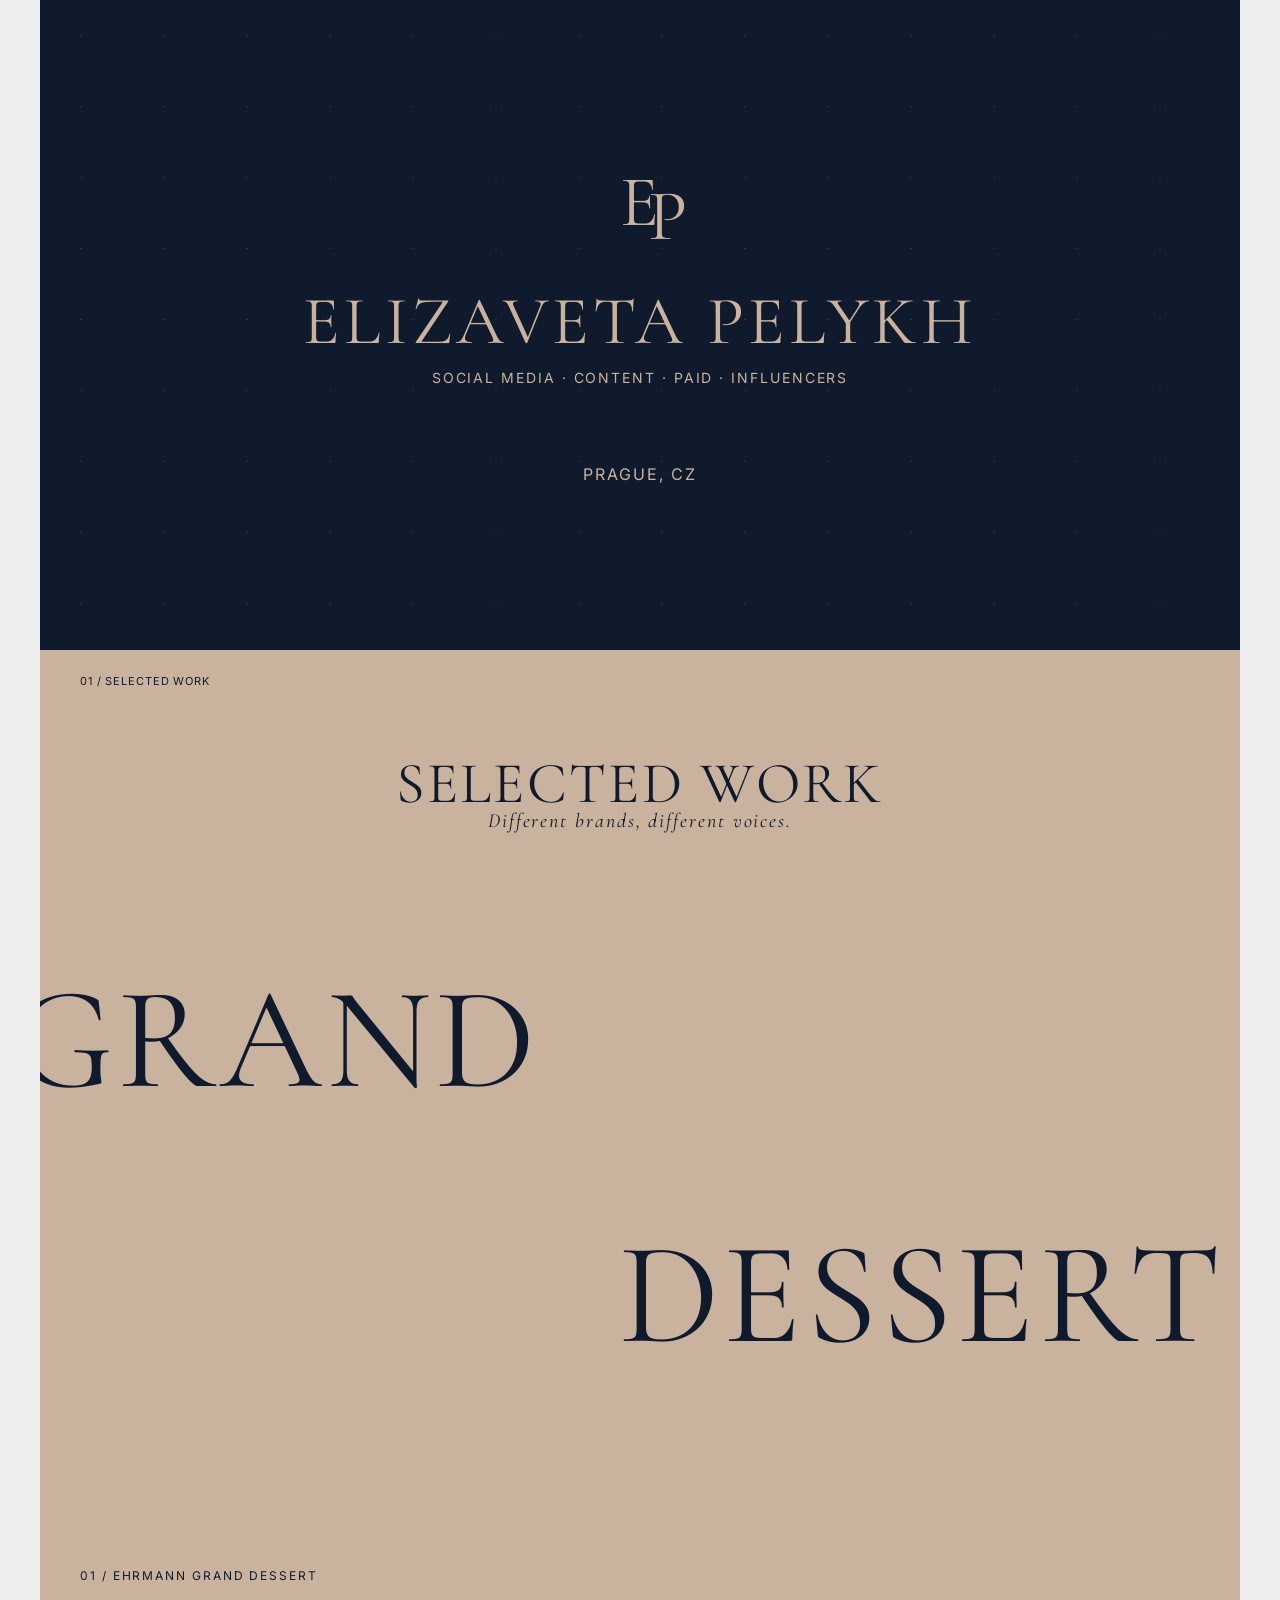
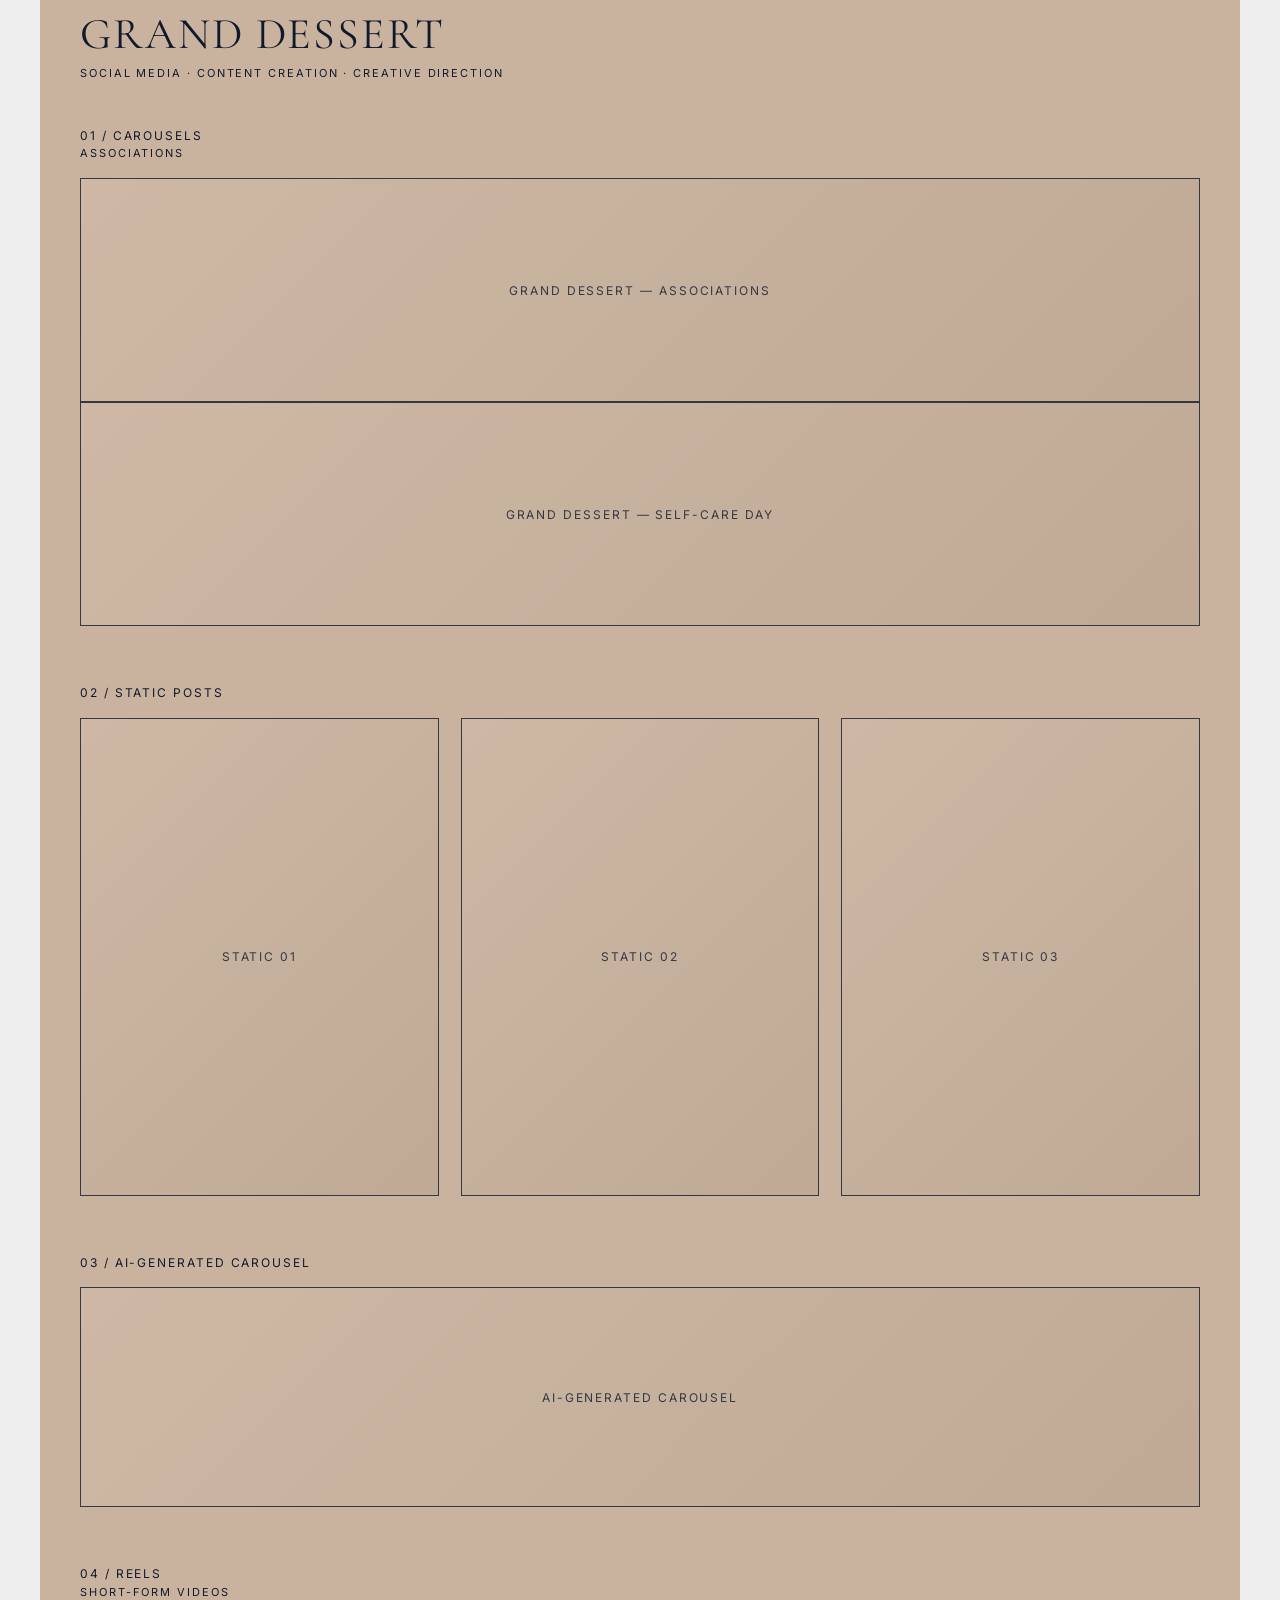
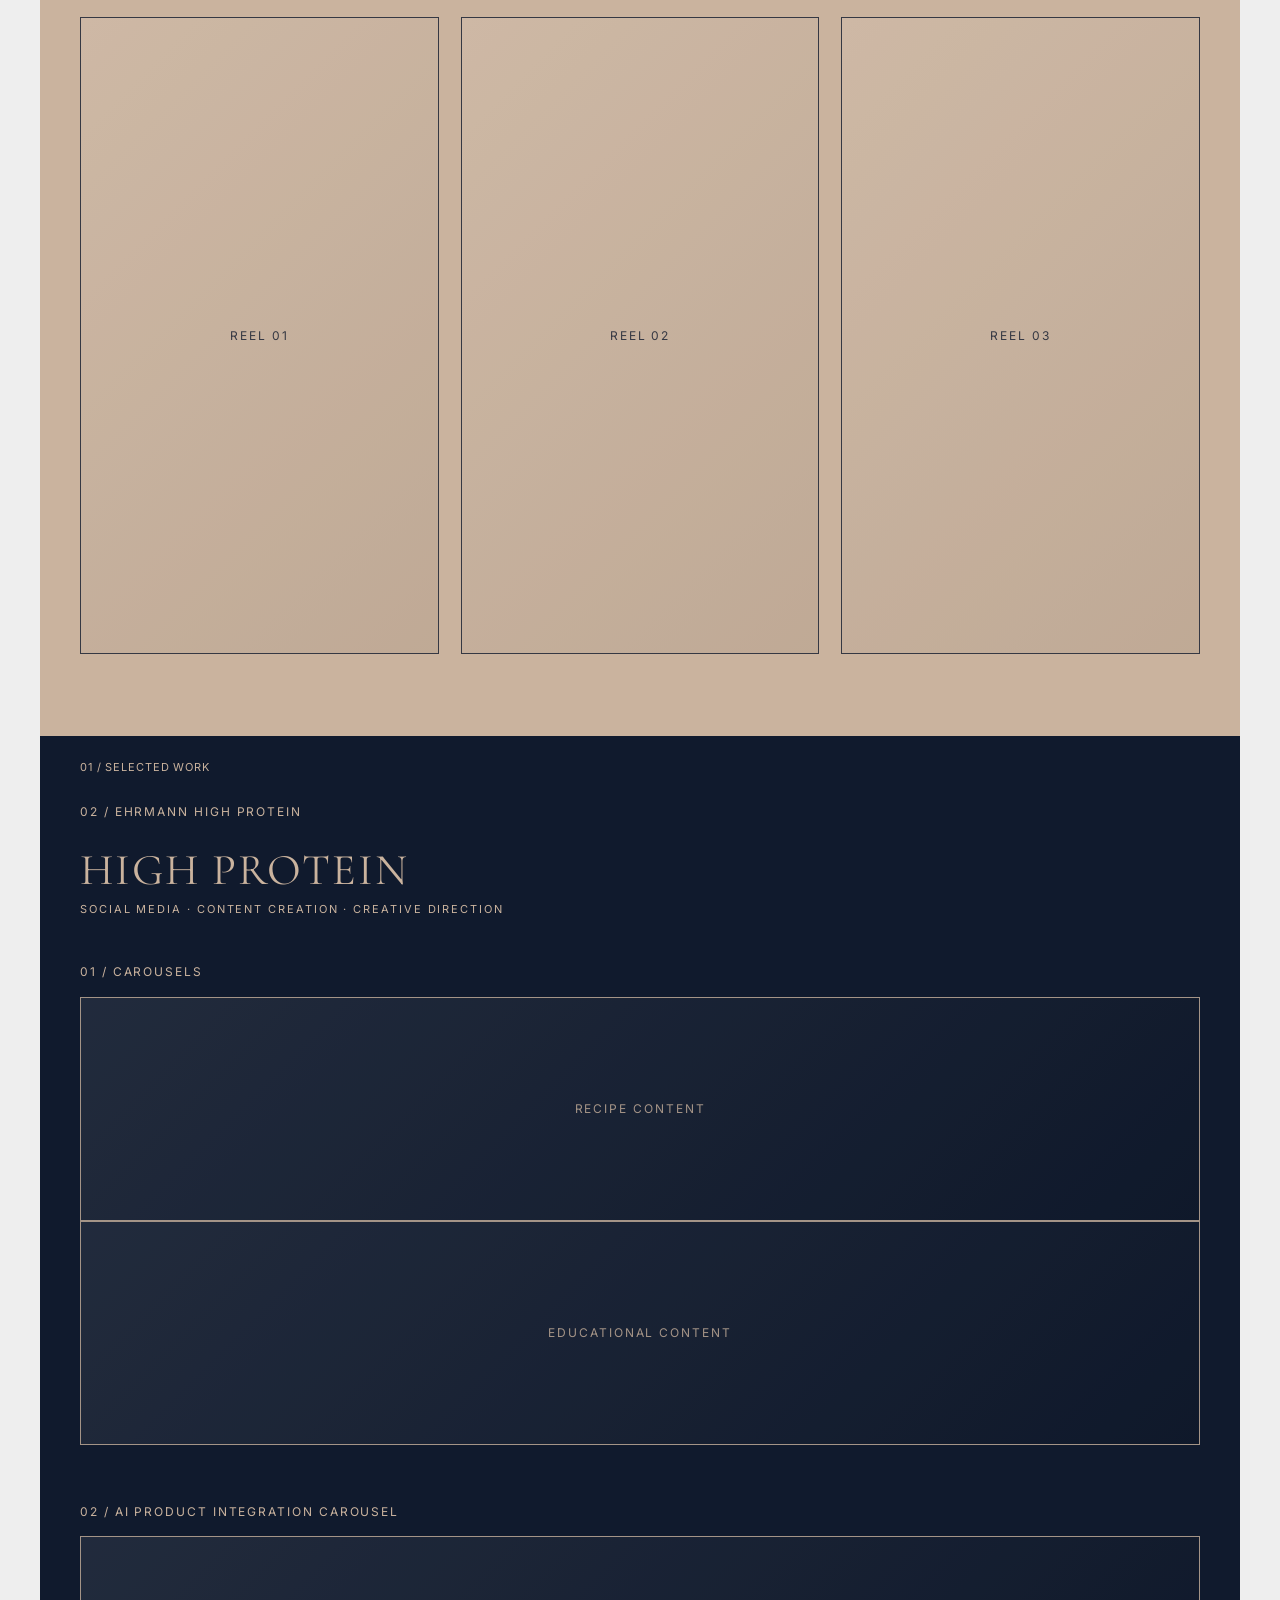
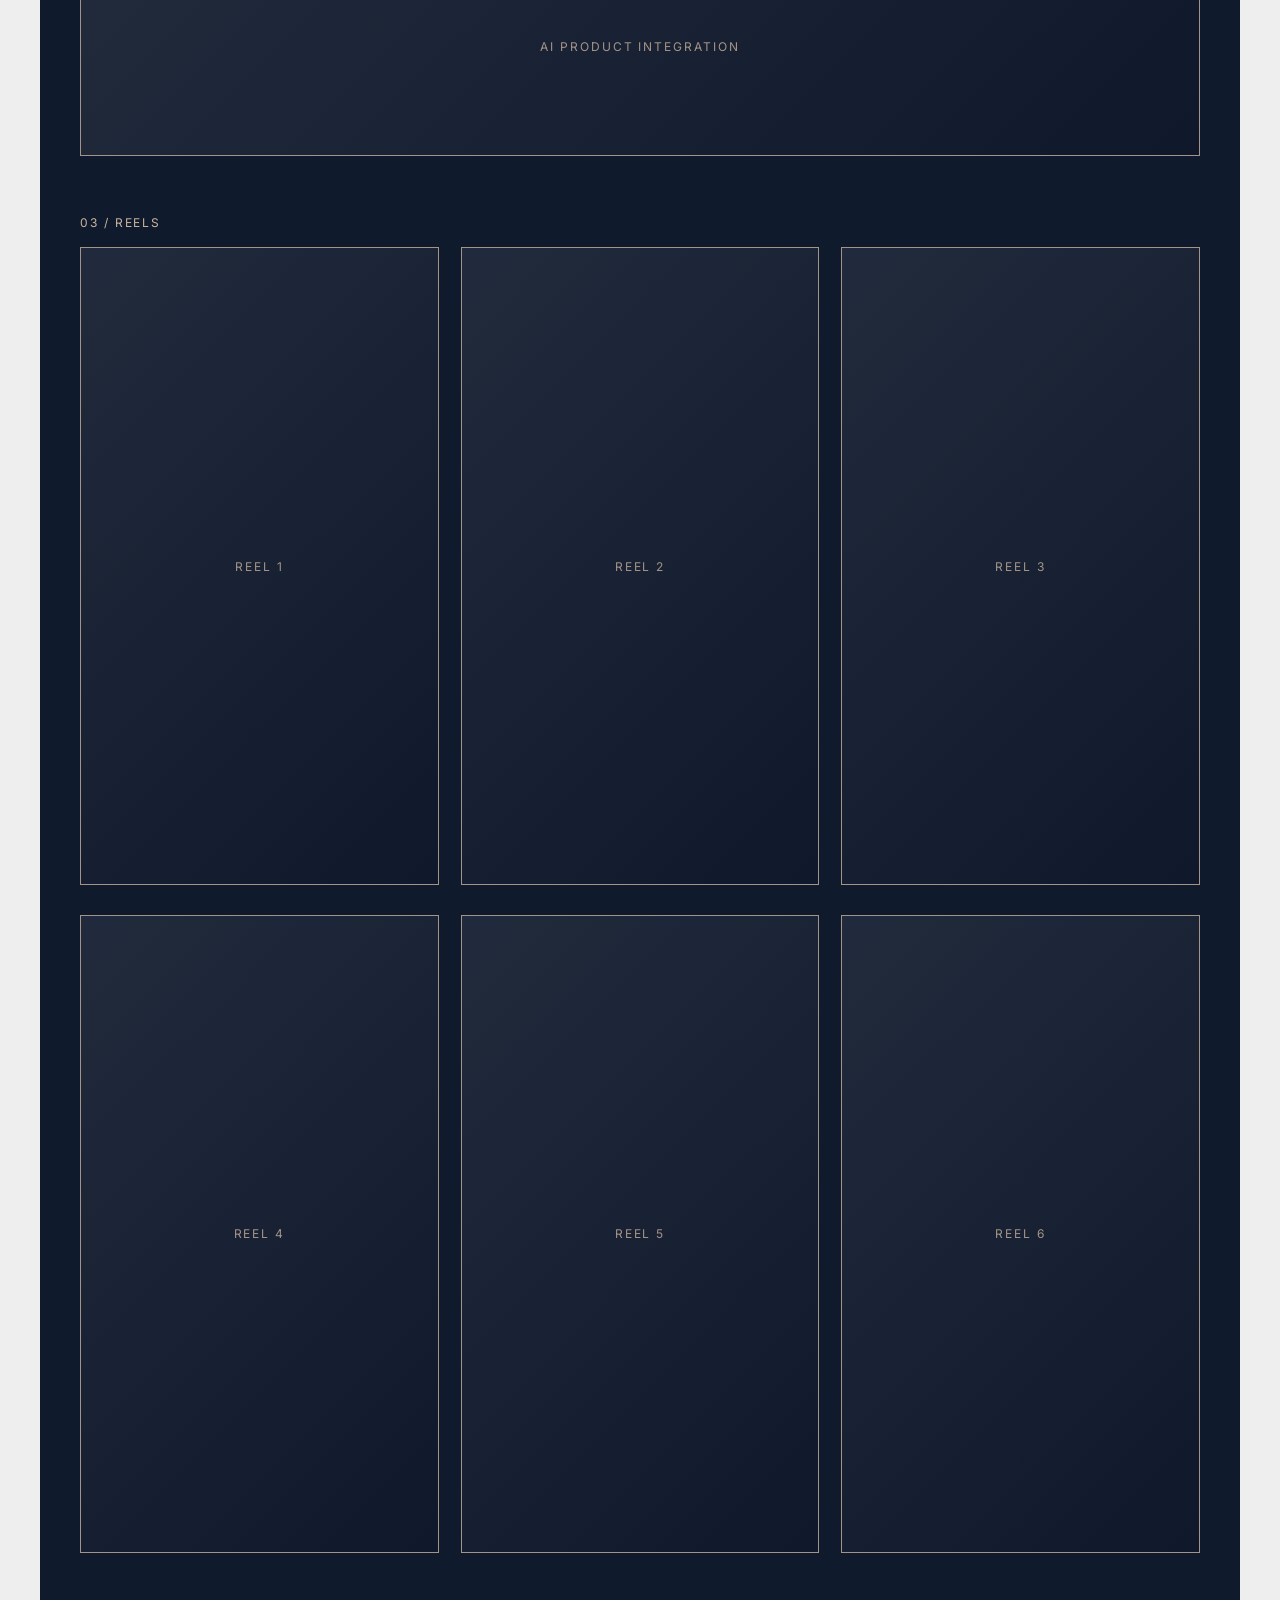
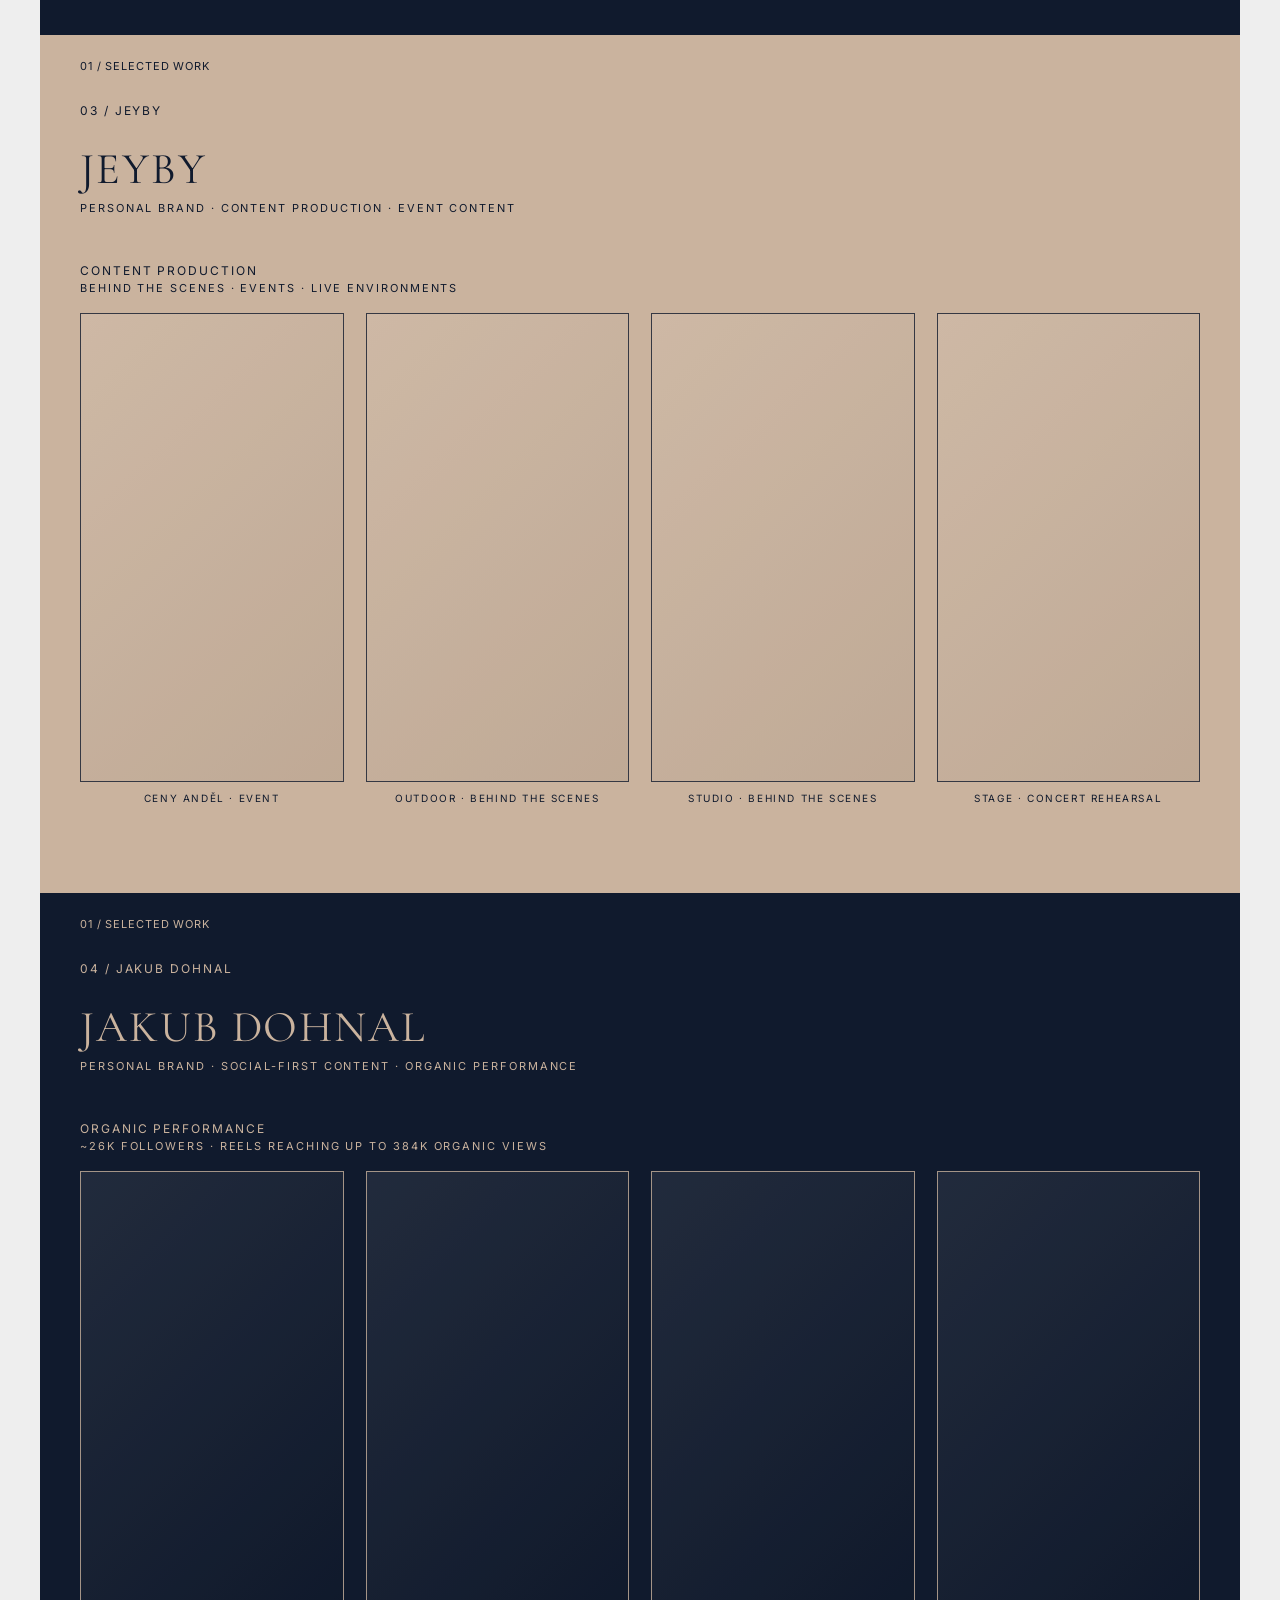
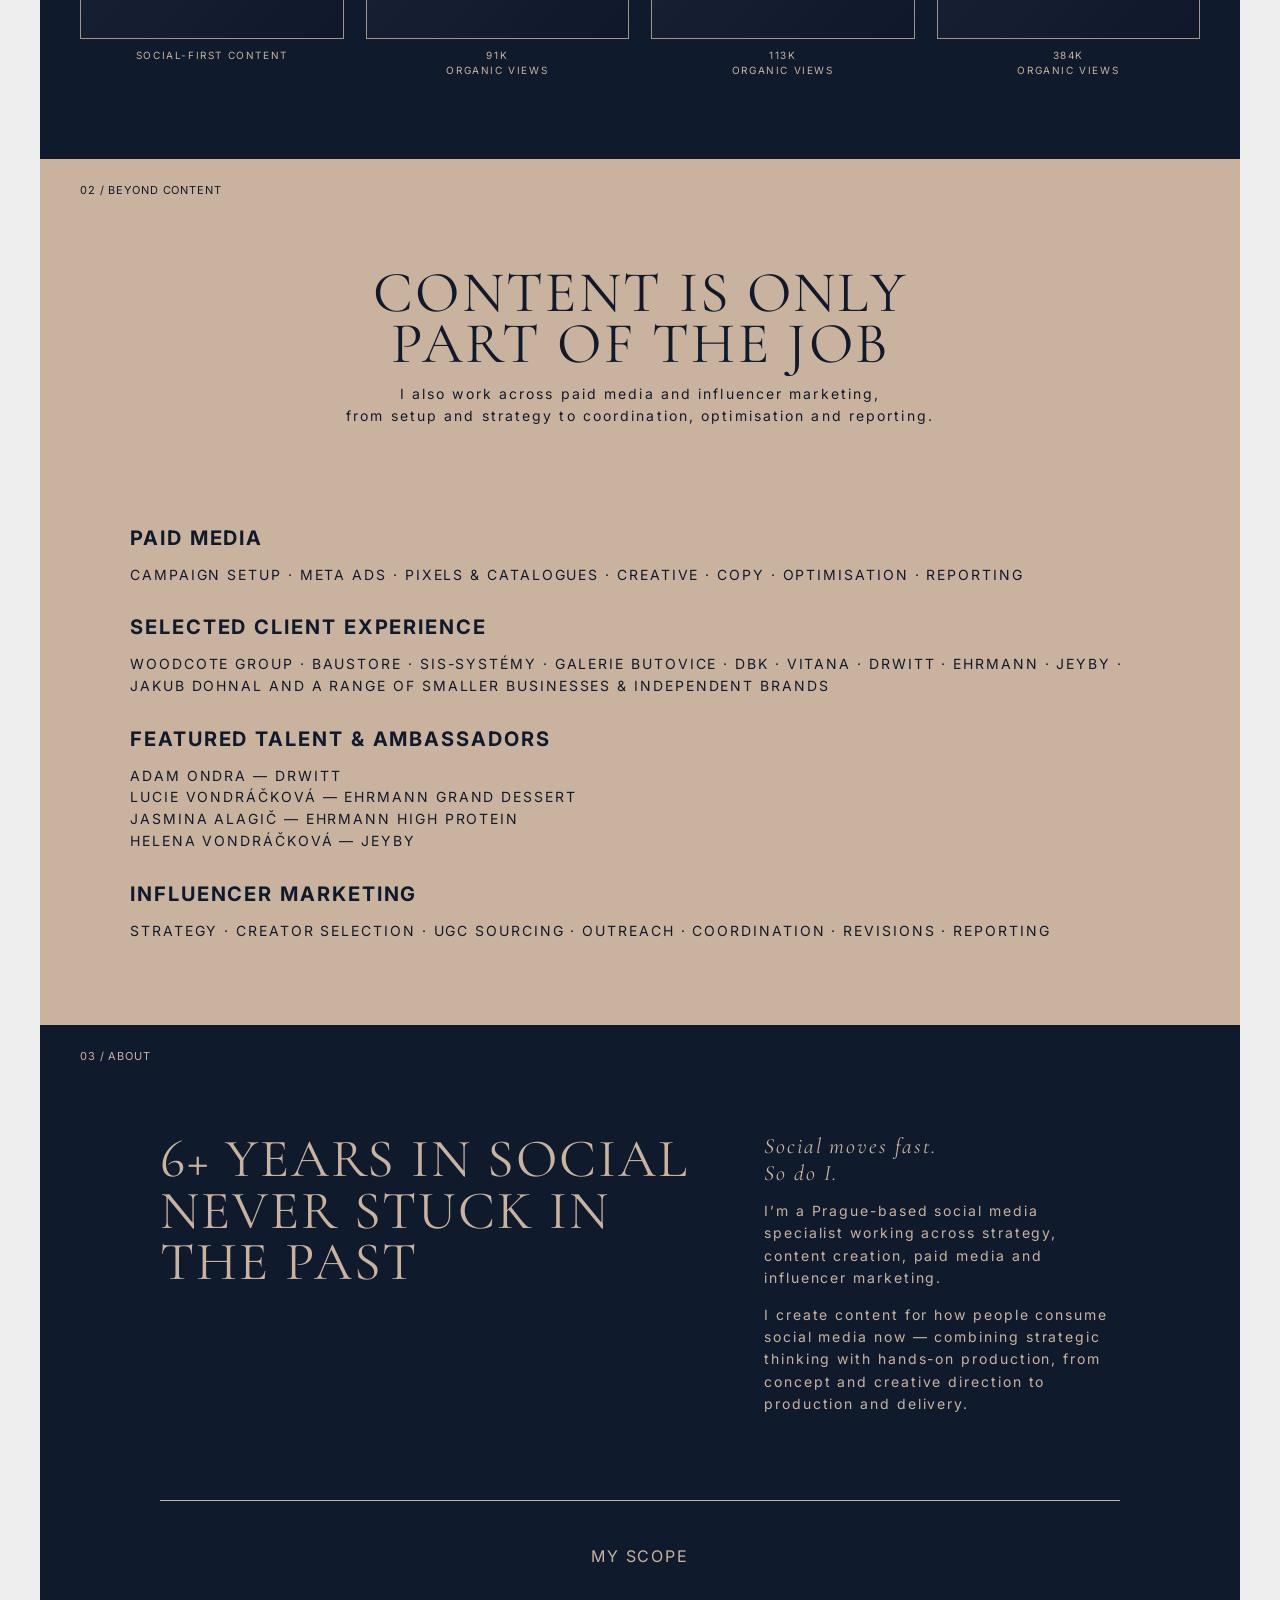
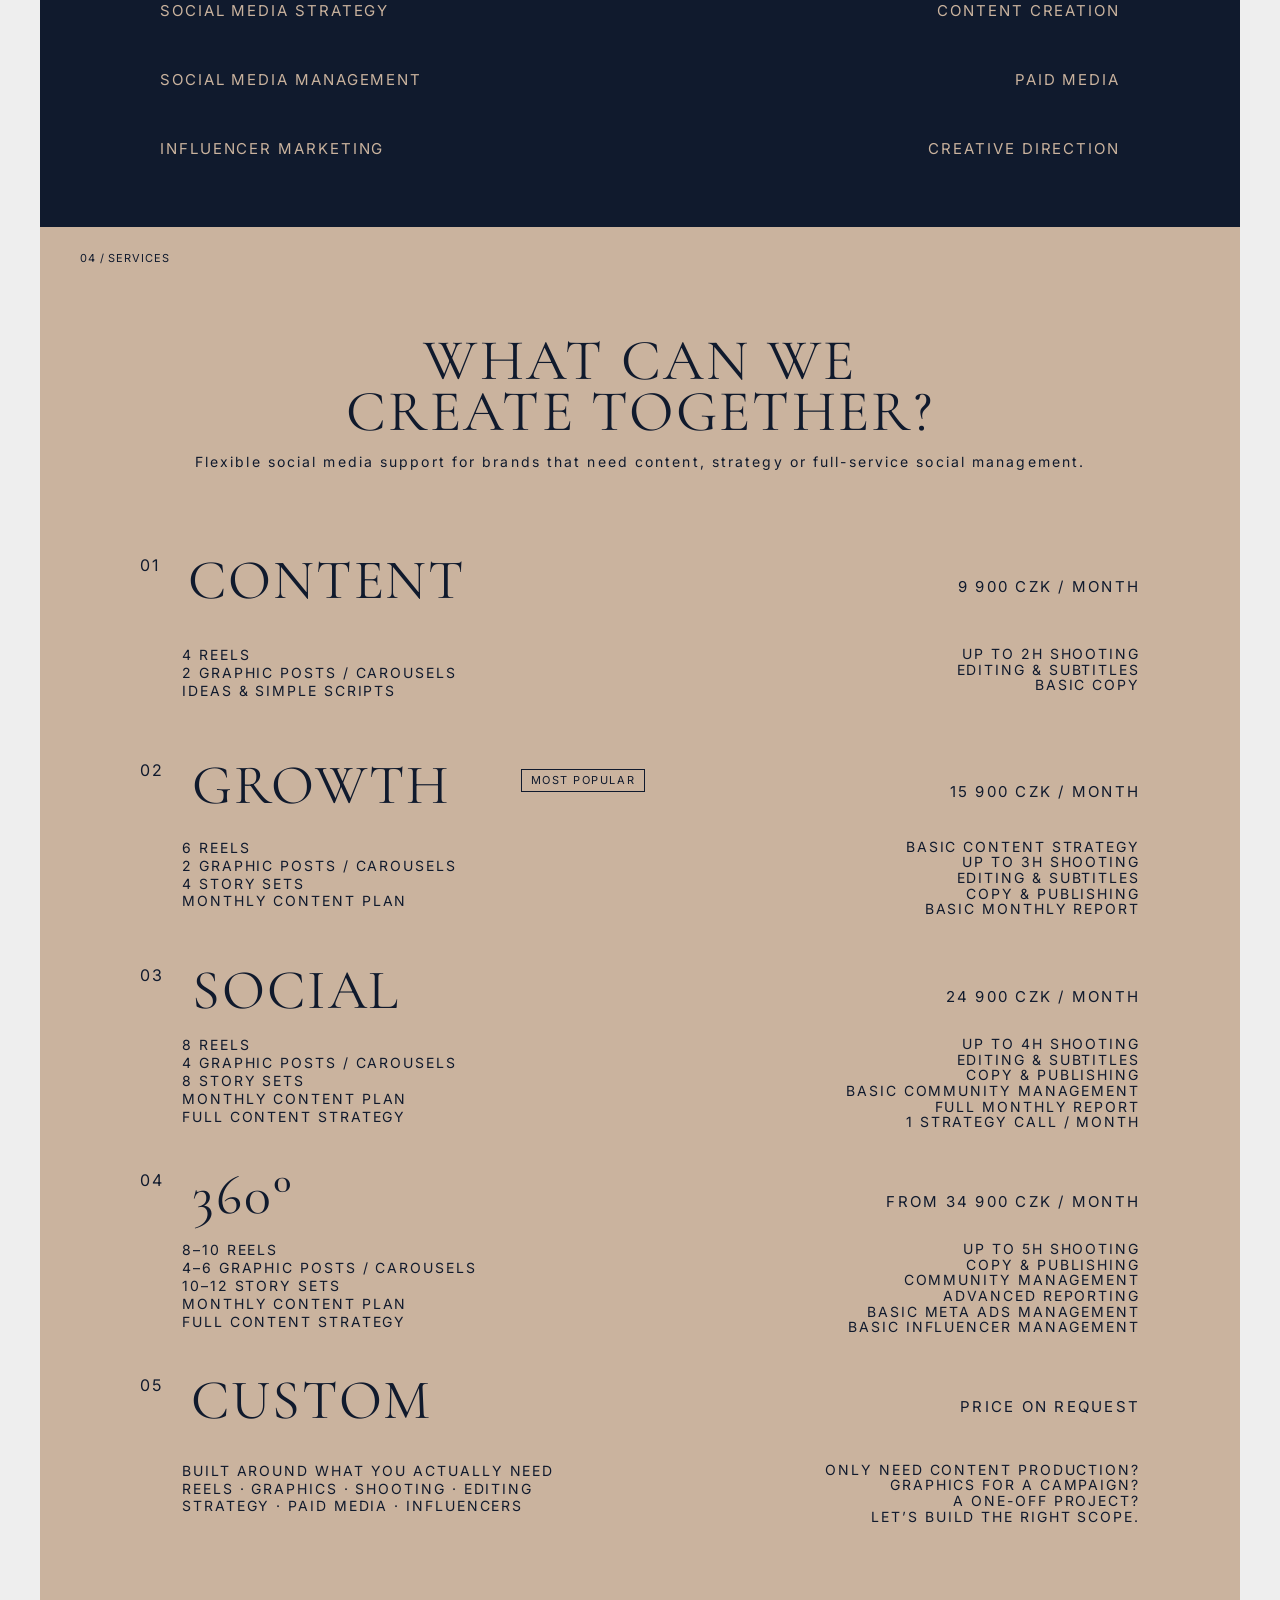
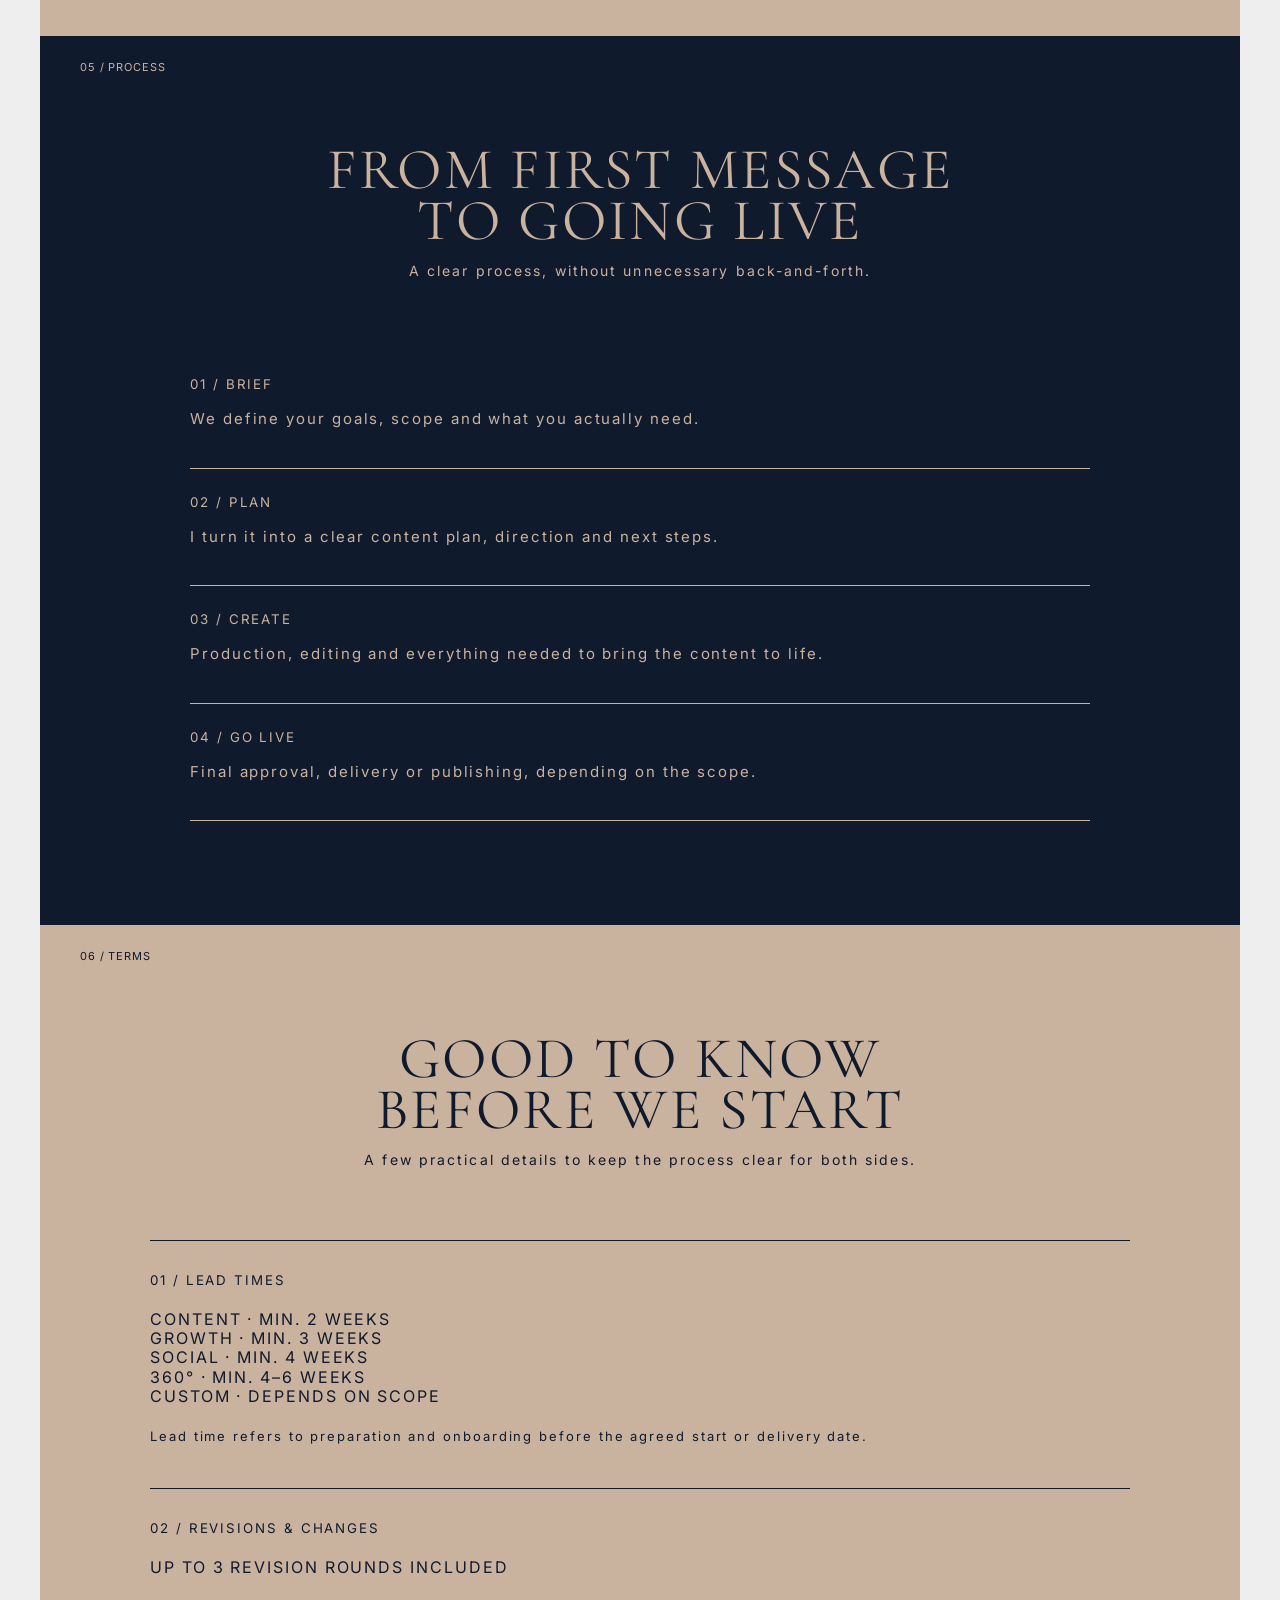
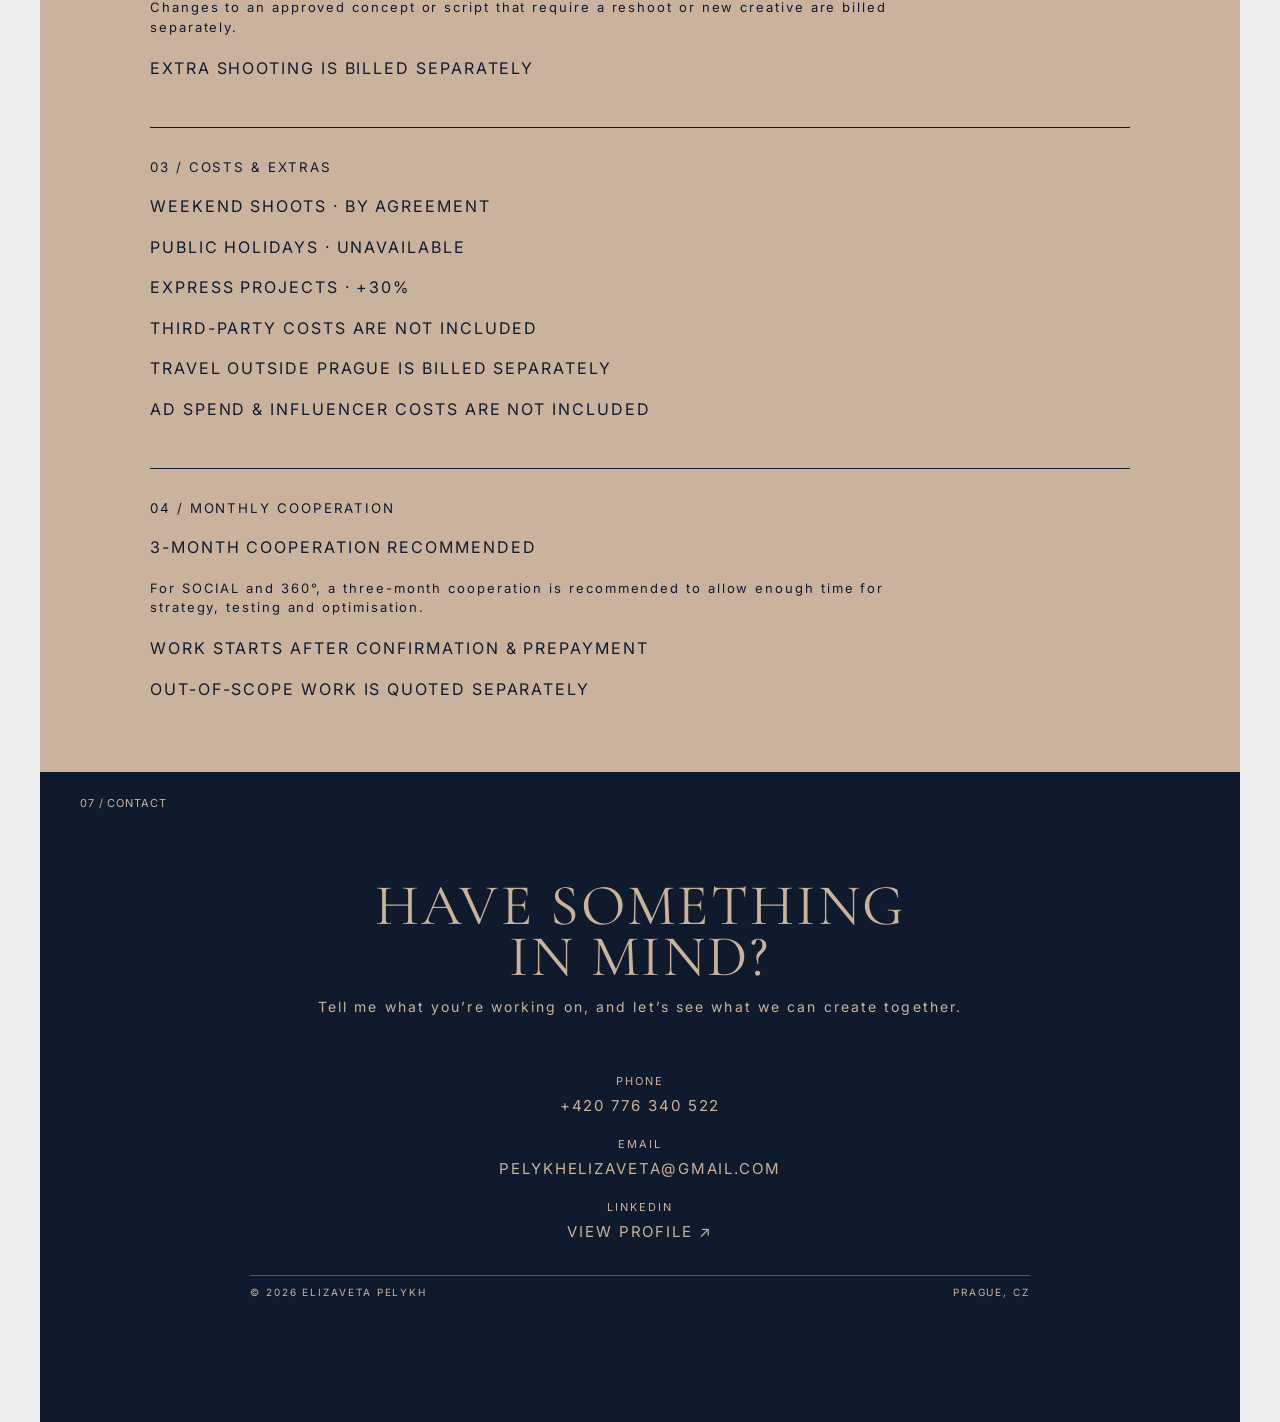
<file: recovery-baseline-backup/index.html>
<!doctype html>
<html lang="en">
<head>
<meta charset="utf-8"><meta name="viewport" content="width=device-width,initial-scale=1">
<title>Elizaveta Pelykh — Social Media & Content</title>
<link rel="preconnect" href="https://fonts.googleapis.com"><link rel="preconnect" href="https://fonts.gstatic.com" crossorigin>
<link href="https://fonts.googleapis.com/css2?family=Cormorant+Garamond:ital,wght@0,400;1,400&family=Inter:wght@400;500&display=swap" rel="stylesheet">
<link rel="stylesheet" href="assets/style.css">
</head>
<body>
<div class="cursor-dot"></div>
<section class="hero navy" id="top"><div class="stars"></div><div class="hero-inner reveal"><div class="monogram">E<span>P</span></div><h1>ELIZAVETA PELYKH</h1><div class="kicker">SOCIAL MEDIA · CONTENT · PAID · INFLUENCERS</div><div class="place">PRAGUE, CZ</div></div></section>

<section class="selected sand" id="work">
<div class="section-no">01 / SELECTED WORK</div><div class="center-head reveal"><h2>SELECTED WORK</h2><em>Different brands, different voices.</em></div>
<div class="gd-intro motion-stage"><div class="grand">GRAND</div><div class="dessert">DESSERT</div></div>
<div class="case-head reveal"><div>01 / EHRMANN GRAND DESSERT</div><h3>GRAND DESSERT</h3><small>SOCIAL MEDIA · CONTENT CREATION · CREATIVE DIRECTION</small></div>
<div class="case-block"><div class="label">01 / CAROUSELS<br><small>ASSOCIATIONS</small></div><div class="media wide" data-media="grand-associations">GRAND DESSERT — ASSOCIATIONS</div><div class="media wide" data-media="grand-selfcare">GRAND DESSERT — SELF-CARE DAY</div></div>
<div class="case-block"><div class="label">02 / STATIC POSTS</div><div class="grid three"><div class="media portrait" data-media="grand-static-1">STATIC 01</div><div class="media portrait" data-media="grand-static-2">STATIC 02</div><div class="media portrait" data-media="grand-static-3">STATIC 03</div></div></div>
<div class="case-block"><div class="label">03 / AI-GENERATED CAROUSEL</div><div class="media wide short" data-media="grand-ai">AI-GENERATED CAROUSEL</div></div>
<div class="case-block"><div class="label">04 / REELS<br><small>SHORT-FORM VIDEOS</small></div><div class="grid three"><div class="media reel" data-media="grand-reel-1">REEL 01</div><div class="media reel" data-media="grand-reel-2">REEL 02</div><div class="media reel" data-media="grand-reel-3">REEL 03</div></div></div>
</section>

<section class="case navy"><div class="section-no">01 / SELECTED WORK</div><div class="case-head reveal"><div>02 / EHRMANN HIGH PROTEIN</div><h3>HIGH PROTEIN</h3><small>SOCIAL MEDIA · CONTENT CREATION · CREATIVE DIRECTION</small></div><div class="case-block"><div class="label">01 / CAROUSELS</div><div class="media wide" data-media="protein-carousel-1">RECIPE CONTENT</div><div class="media wide" data-media="protein-carousel-2">EDUCATIONAL CONTENT</div></div><div class="case-block"><div class="label">02 / AI PRODUCT INTEGRATION CAROUSEL</div><div class="media wide short" data-media="protein-ai">AI PRODUCT INTEGRATION</div></div><div class="case-block"><div class="label">03 / REELS</div><div class="grid three two-rows"><div class="media-item"><div class="media reel" data-media="protein-reel-1">REEL 1</div></div><div class="media-item"><div class="media reel" data-media="protein-reel-2">REEL 2</div></div><div class="media-item"><div class="media reel" data-media="protein-reel-3">REEL 3</div></div><div class="media-item"><div class="media reel" data-media="protein-reel-4">REEL 4</div></div><div class="media-item"><div class="media reel" data-media="protein-reel-5">REEL 5</div></div><div class="media-item"><div class="media reel" data-media="protein-reel-6">REEL 6</div></div></div></div></section>

<section class="case sand"><div class="section-no">01 / SELECTED WORK</div><div class="case-head reveal"><div>03 / JEYBY</div><h3>JEYBY</h3><small>PERSONAL BRAND · CONTENT PRODUCTION · EVENT CONTENT</small></div><div class="case-block"><div class="label">CONTENT PRODUCTION<br><small>BEHIND THE SCENES · EVENTS · LIVE ENVIRONMENTS</small></div><div class="grid four"><div class="media-item"><div class="media reel" data-media="jeyby-event"></div><div class="media-caption">CENY ANDĚL · EVENT</div></div><div class="media-item"><div class="media reel" data-media="jeyby-outdoor"></div><div class="media-caption">OUTDOOR · BEHIND THE SCENES</div></div><div class="media-item"><div class="media reel" data-media="jeyby-studio"></div><div class="media-caption">STUDIO · BEHIND THE SCENES</div></div><div class="media-item"><div class="media reel" data-media="jeyby-stage"></div><div class="media-caption">STAGE · CONCERT REHEARSAL</div></div></div></div></section>

<section class="case navy"><div class="section-no">01 / SELECTED WORK</div><div class="case-head reveal"><div>04 / JAKUB DOHNAL</div><h3>JAKUB DOHNAL</h3><small>PERSONAL BRAND · SOCIAL-FIRST CONTENT · ORGANIC PERFORMANCE</small></div><div class="case-block"><div class="label">ORGANIC PERFORMANCE<br><small>~26K FOLLOWERS · REELS REACHING UP TO 384K ORGANIC VIEWS</small></div><div class="grid four"><div class="media-item"><div class="media reel" data-media="jakub-1"></div><div class="media-caption">SOCIAL-FIRST CONTENT</div></div><div class="media-item"><div class="media reel" data-media="jakub-2"></div><div class="media-caption">91K<br>ORGANIC VIEWS</div></div><div class="media-item"><div class="media reel" data-media="jakub-3"></div><div class="media-caption">113K<br>ORGANIC VIEWS</div></div><div class="media-item"><div class="media reel" data-media="jakub-4"></div><div class="media-caption">384K<br>ORGANIC VIEWS</div></div></div></div></section>

<section class="beyond sand"><div class="section-no">02 / BEYOND CONTENT</div><div class="center-head reveal"><h2>CONTENT IS ONLY<br>PART OF THE JOB</h2><p>I also work across paid media and influencer marketing,<br>from setup and strategy to coordination, optimisation and reporting.</p></div><div class="text-columns reveal"><h4>PAID MEDIA</h4><p>CAMPAIGN SETUP · META ADS · PIXELS & CATALOGUES · CREATIVE · COPY · OPTIMISATION · REPORTING</p><h4>SELECTED CLIENT EXPERIENCE</h4><p>WOODCOTE GROUP · BAUSTORE · SIS-SYSTÉMY · GALERIE BUTOVICE · DBK · VITANA · DRWITT · EHRMANN · JEYBY · JAKUB DOHNAL AND A RANGE OF SMALLER BUSINESSES & INDEPENDENT BRANDS</p><h4>FEATURED TALENT & AMBASSADORS</h4><p>ADAM ONDRA — DRWITT<br>LUCIE VONDRÁČKOVÁ — EHRMANN GRAND DESSERT<br>JASMINA ALAGIČ — EHRMANN HIGH PROTEIN<br>HELENA VONDRÁČKOVÁ — JEYBY</p><h4>INFLUENCER MARKETING</h4><p>STRATEGY · CREATOR SELECTION · UGC SOURCING · OUTREACH · COORDINATION · REVISIONS · REPORTING</p></div></section>

<section class="about navy"><div class="section-no">03 / ABOUT</div><div class="about-grid"><h2 class="reveal">6+ YEARS IN SOCIAL<br>NEVER STUCK IN THE PAST</h2><div class="about-copy reveal"><em>Social moves fast.<br>So do I.</em><p>I’m a Prague-based social media specialist working across strategy, content creation, paid media and influencer marketing.</p><p>I create content for how people consume social media now — combining strategic thinking with hands-on production, from concept and creative direction to production and delivery.</p></div></div><div class="scope"><div>MY SCOPE</div><div class="scope-grid"><span>SOCIAL MEDIA STRATEGY</span><span>CONTENT CREATION</span><span>SOCIAL MEDIA MANAGEMENT</span><span>PAID MEDIA</span><span>INFLUENCER MARKETING</span><span>CREATIVE DIRECTION</span></div></div></section>

<section class="services sand"><div class="section-no">04 / SERVICES</div><div class="center-head reveal"><h2>WHAT CAN WE<br>CREATE TOGETHER?</h2><p>Flexible social media support for brands that need content, strategy or full-service social management.</p></div><div id="packages"></div></section>
<section class="process navy"><div class="section-no">05 / PROCESS</div><div class="center-head reveal"><h2>FROM FIRST MESSAGE<br>TO GOING LIVE</h2><p>A clear process, without unnecessary back-and-forth.</p></div><div class="steps"><div><small>01 / BRIEF</small><p>We define your goals, scope and what you actually need.</p></div><div><small>02 / PLAN</small><p>I turn it into a clear content plan, direction and next steps.</p></div><div><small>03 / CREATE</small><p>Production, editing and everything needed to bring the content to life.</p></div><div><small>04 / GO LIVE</small><p>Final approval, delivery or publishing, depending on the scope.</p></div></div></section>
<section class="terms sand"><div class="section-no">06 / TERMS</div><div class="center-head reveal"><h2>GOOD TO KNOW<br>BEFORE WE START</h2><p>A few practical details to keep the process clear for both sides.</p></div><div class="terms-grid"><div><small>01 / LEAD TIMES</small><h4>CONTENT · MIN. 2 WEEKS<br>GROWTH · MIN. 3 WEEKS<br>SOCIAL · MIN. 4 WEEKS<br>360° · MIN. 4–6 WEEKS<br>CUSTOM · DEPENDS ON SCOPE</h4><p>Lead time refers to preparation and onboarding before the agreed start or delivery date.</p></div><div><small>02 / REVISIONS & CHANGES</small><h4>UP TO 3 REVISION ROUNDS INCLUDED</h4><p>Changes to an approved concept or script that require a reshoot or new creative are billed separately.</p><h4>EXTRA SHOOTING IS BILLED SEPARATELY</h4></div><div><small>03 / COSTS & EXTRAS</small><h4>WEEKEND SHOOTS · BY AGREEMENT</h4><h4>PUBLIC HOLIDAYS · UNAVAILABLE</h4><h4>EXPRESS PROJECTS · +30%</h4><h4>THIRD-PARTY COSTS ARE NOT INCLUDED</h4><h4>TRAVEL OUTSIDE PRAGUE IS BILLED SEPARATELY</h4><h4>AD SPEND & INFLUENCER COSTS ARE NOT INCLUDED</h4></div><div><small>04 / MONTHLY COOPERATION</small><h4>3-MONTH COOPERATION RECOMMENDED</h4><p>For SOCIAL and 360°, a three-month cooperation is recommended to allow enough time for strategy, testing and optimisation.</p><h4>WORK STARTS AFTER CONFIRMATION & PREPAYMENT</h4><h4>OUT-OF-SCOPE WORK IS QUOTED SEPARATELY</h4></div></div></section>
<section class="contact navy"><div class="section-no">07 / CONTACT</div><div class="center-head reveal"><h2>HAVE SOMETHING<br>IN MIND?</h2><p>Tell me what you’re working on, and let’s see what we can create together.</p></div><div class="contact-info"><small>PHONE</small><a href="tel:+420776340522">+420 776 340 522</a><small>EMAIL</small><a href="mailto:pelykhelizaveta@gmail.com">PELYKHELIZAVETA@GMAIL.COM</a><small>LINKEDIN</small><a href="#">VIEW PROFILE ↗</a></div><footer><span>© 2026 ELIZAVETA PELYKH</span><span>PRAGUE, CZ</span></footer></section>
<script src="assets/content.js"></script><script src="assets/app.js"></script>
</body></html>
</file>
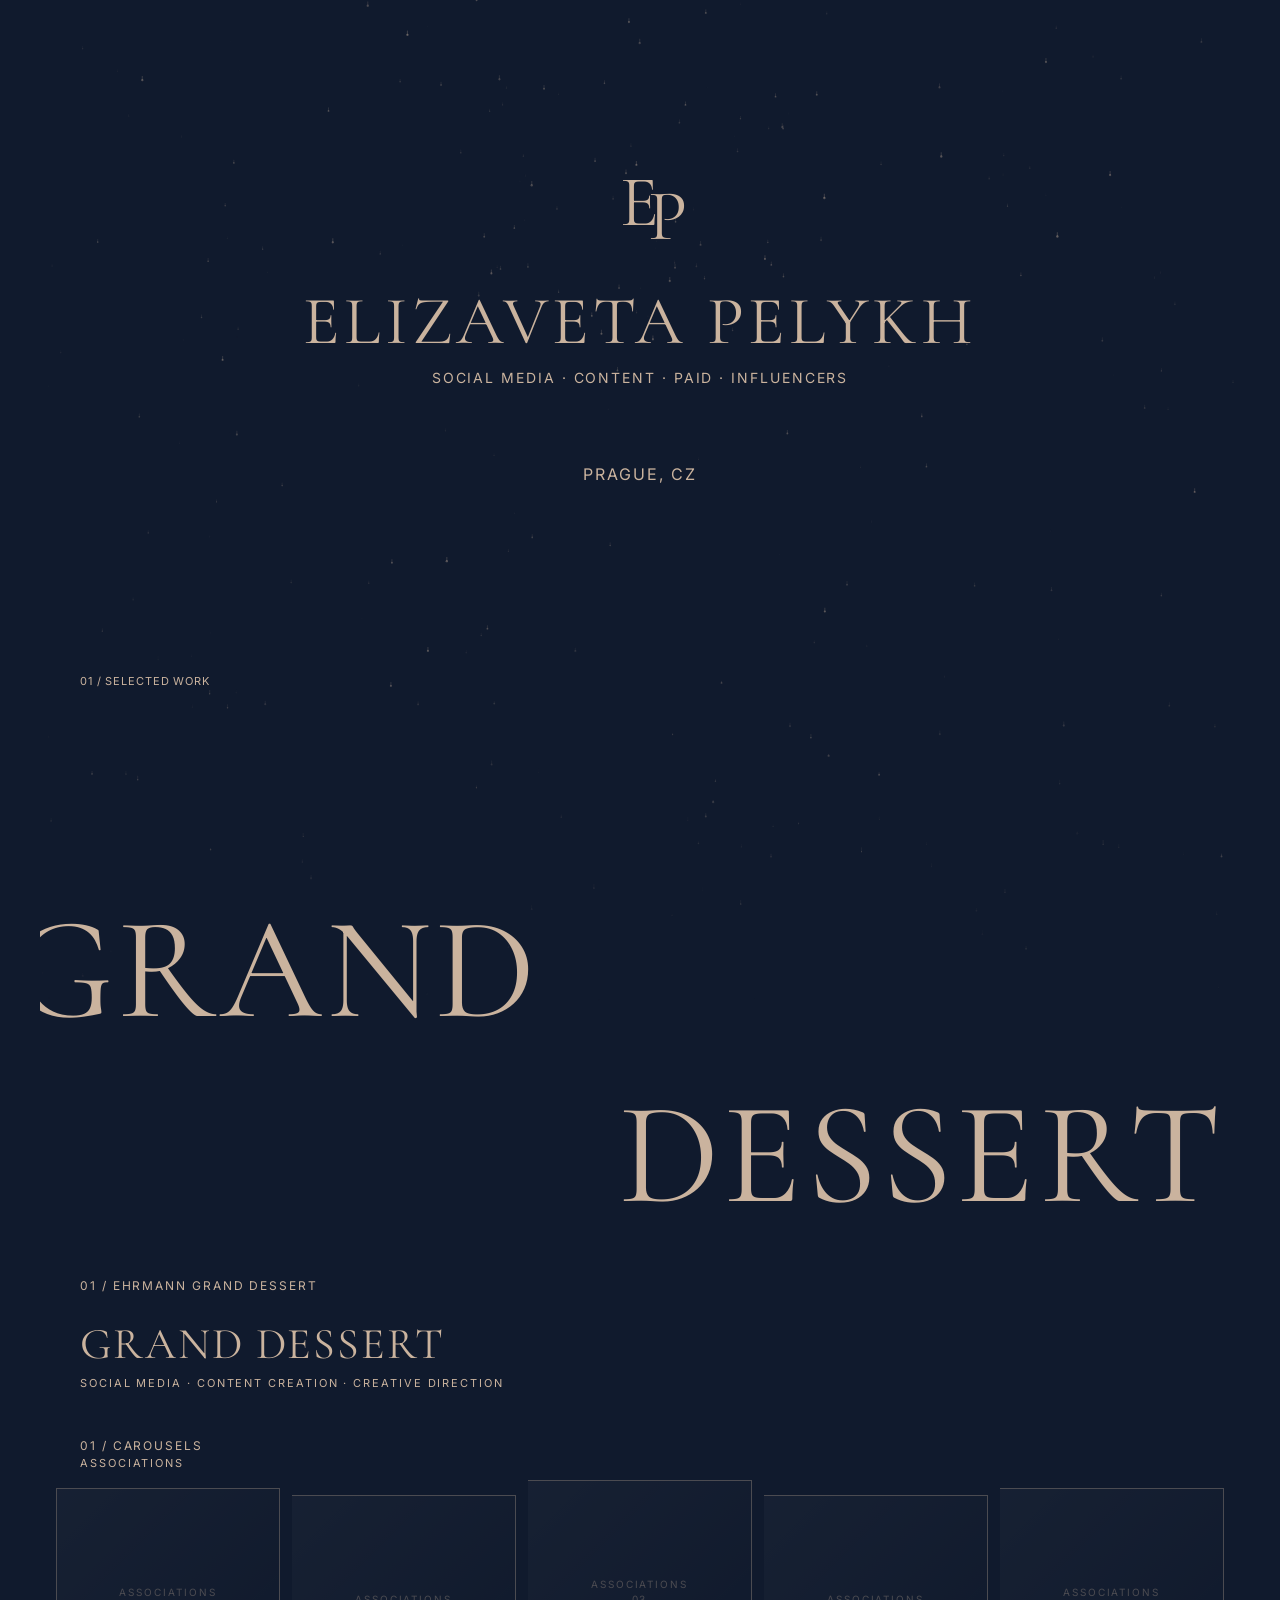
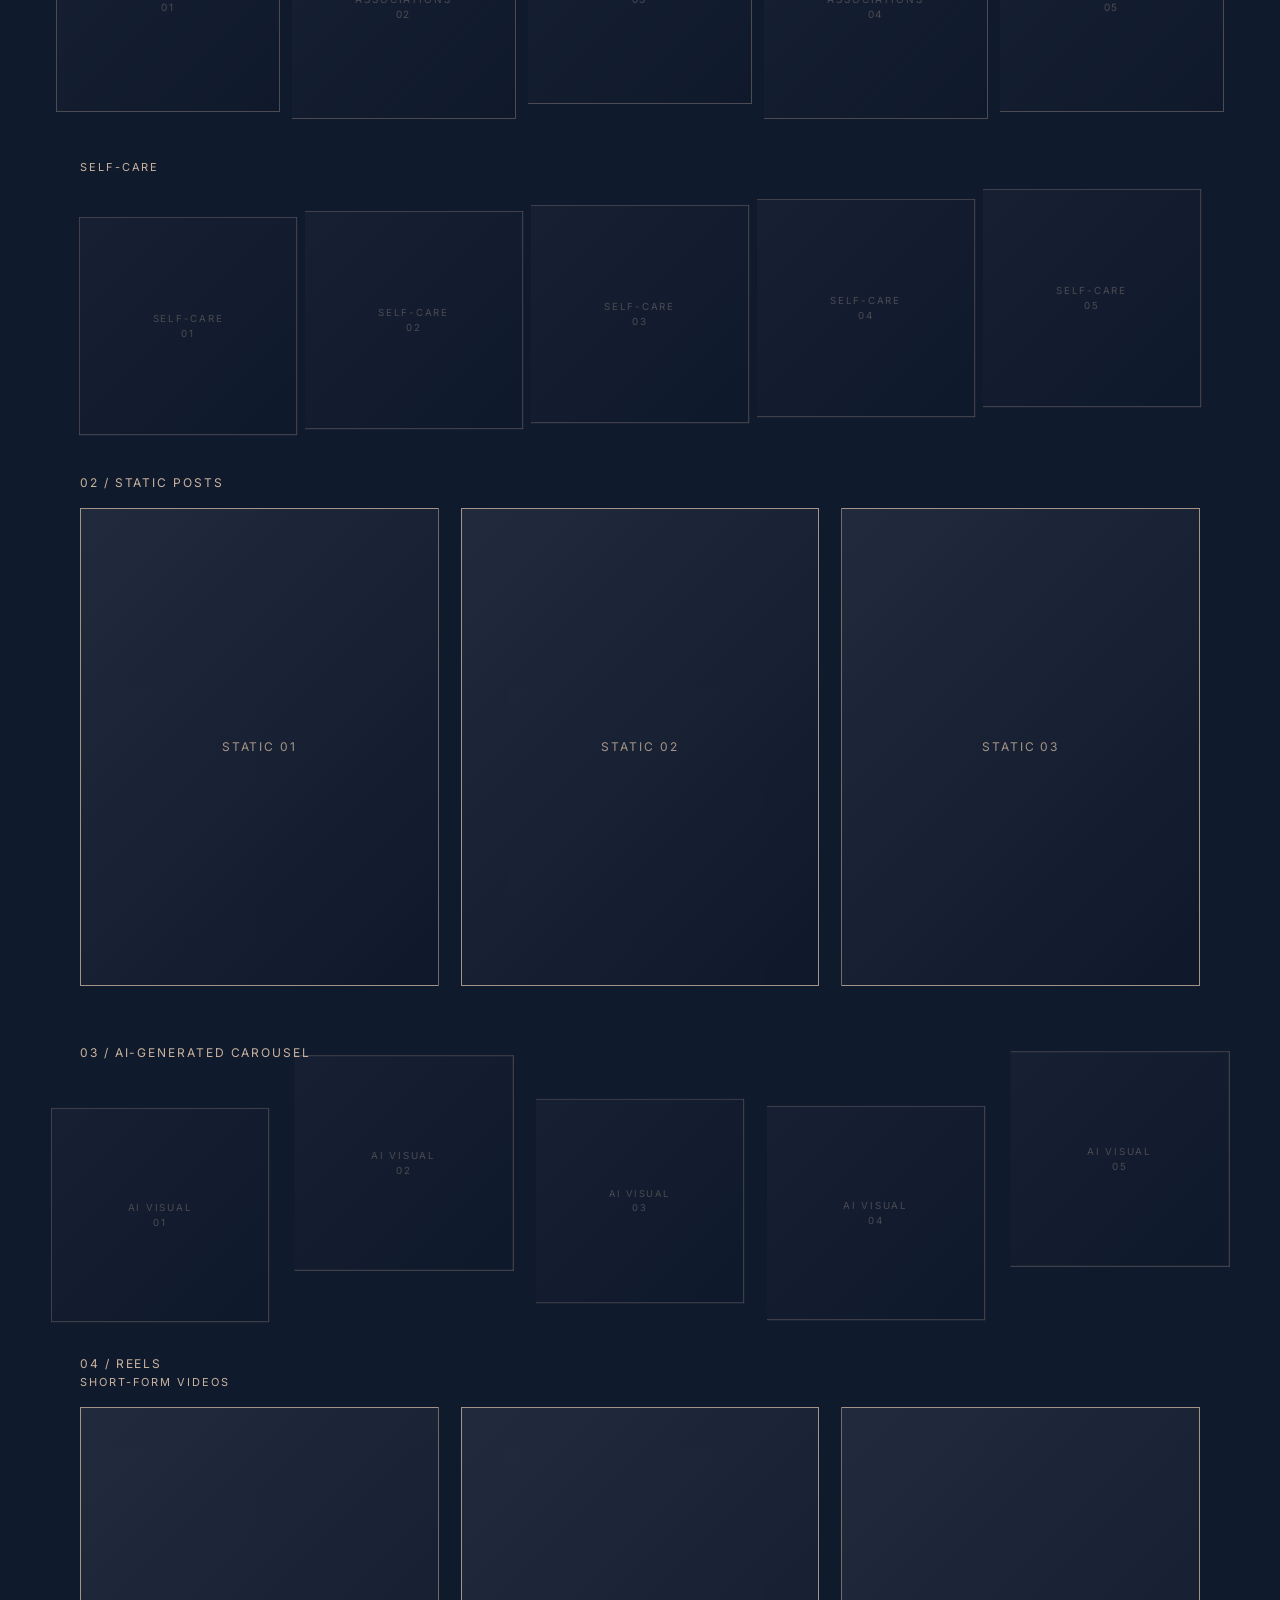
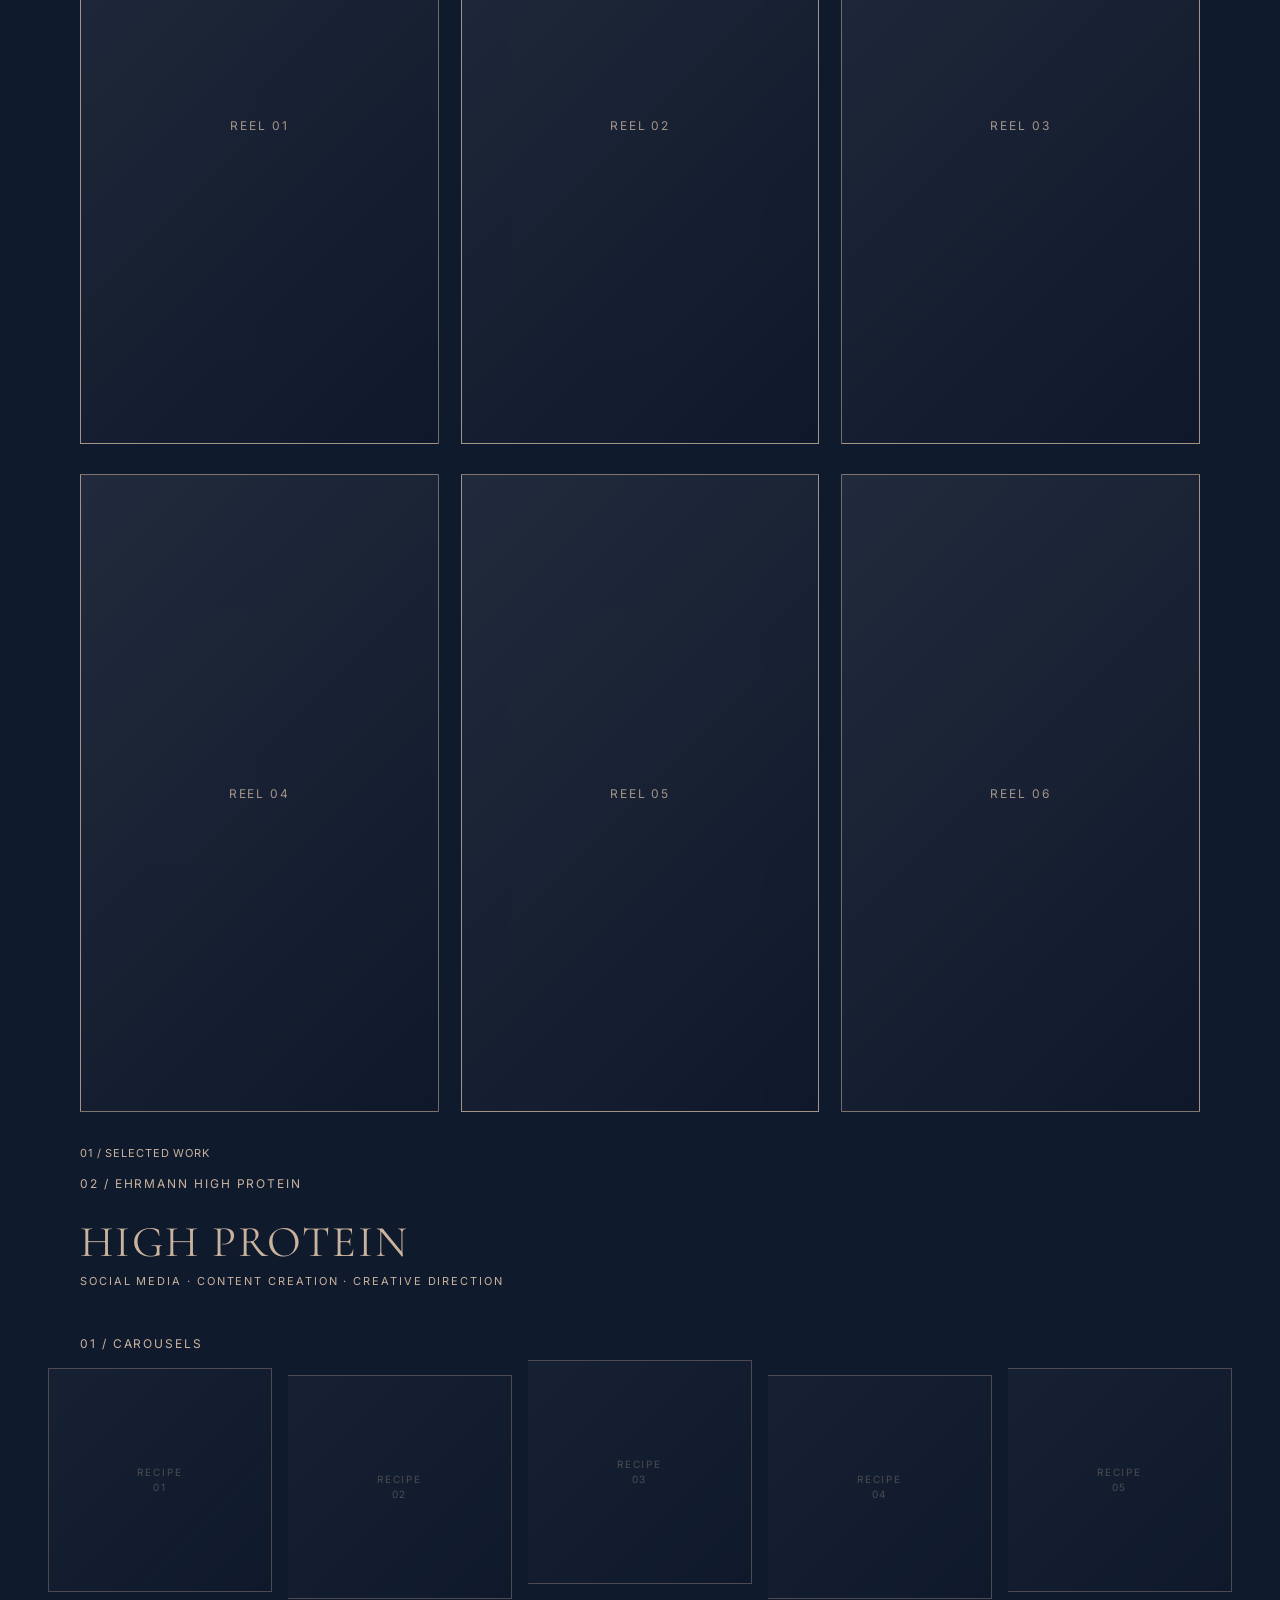
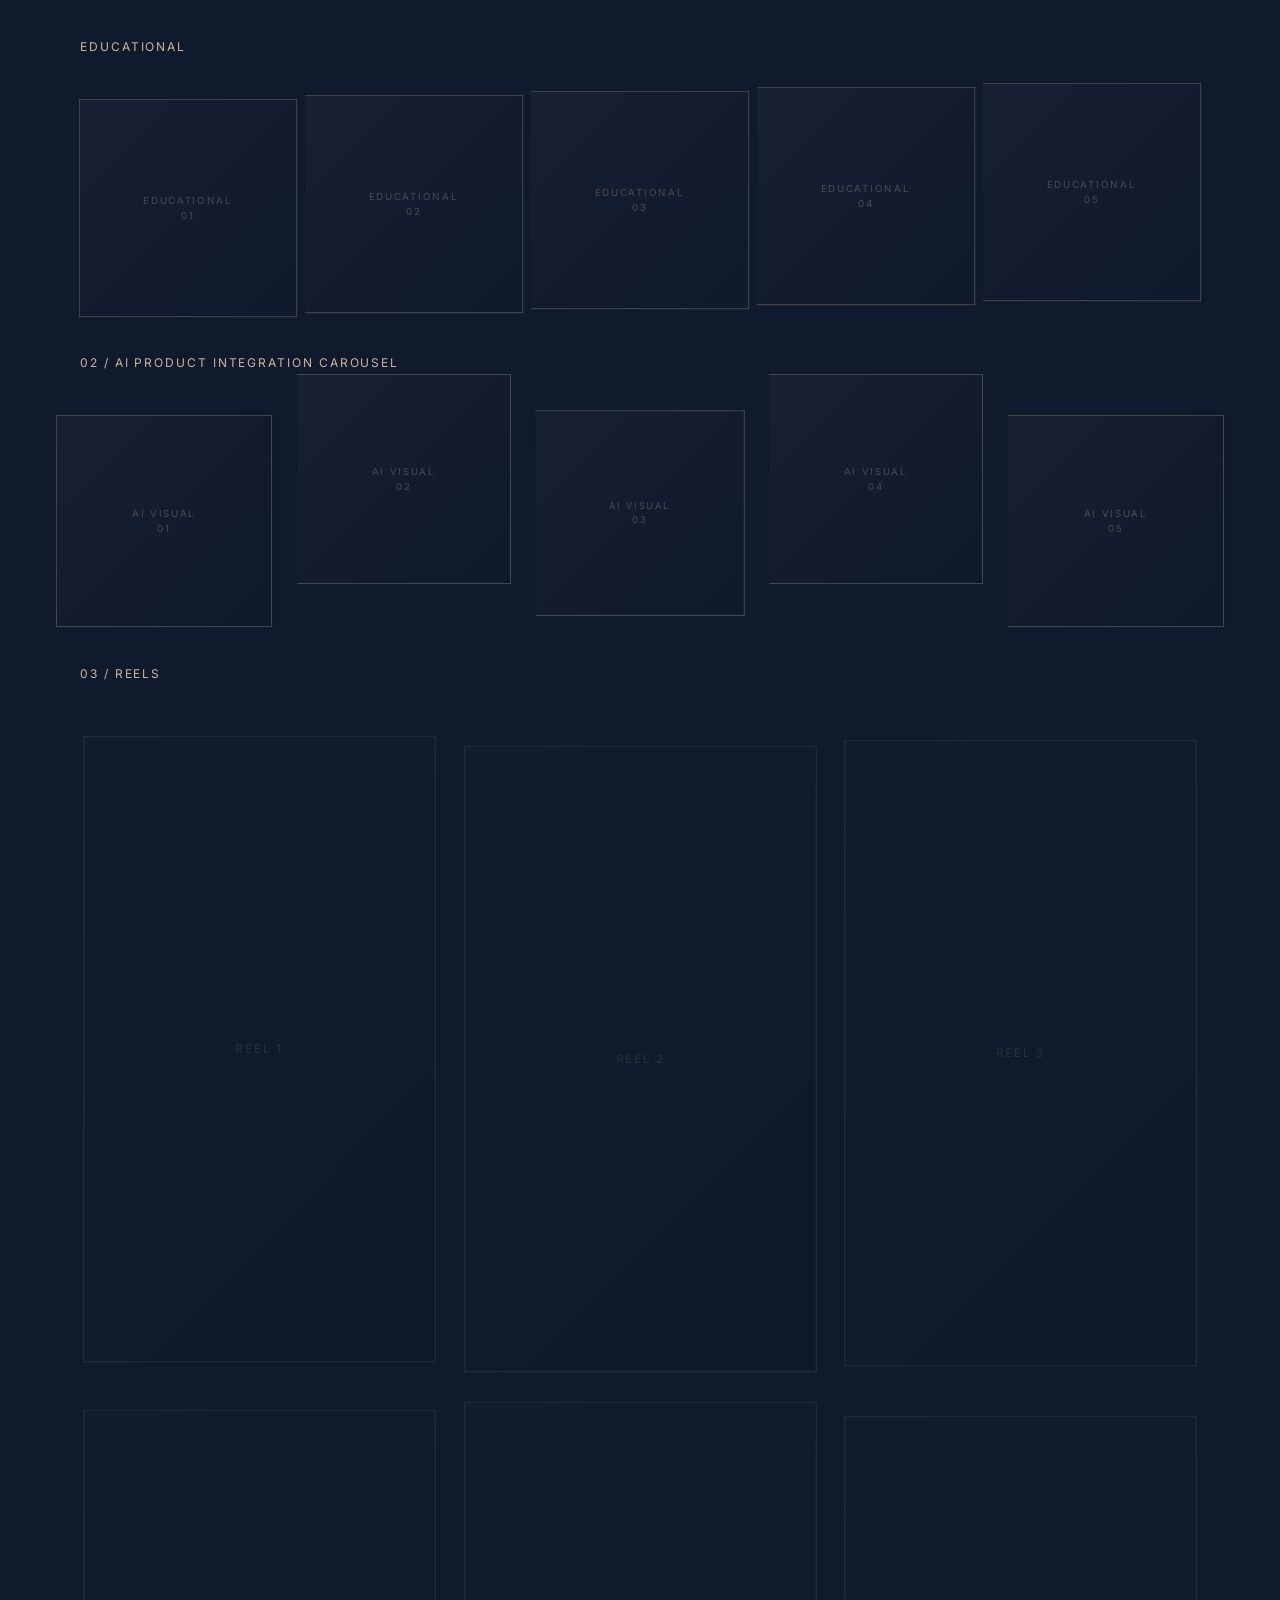
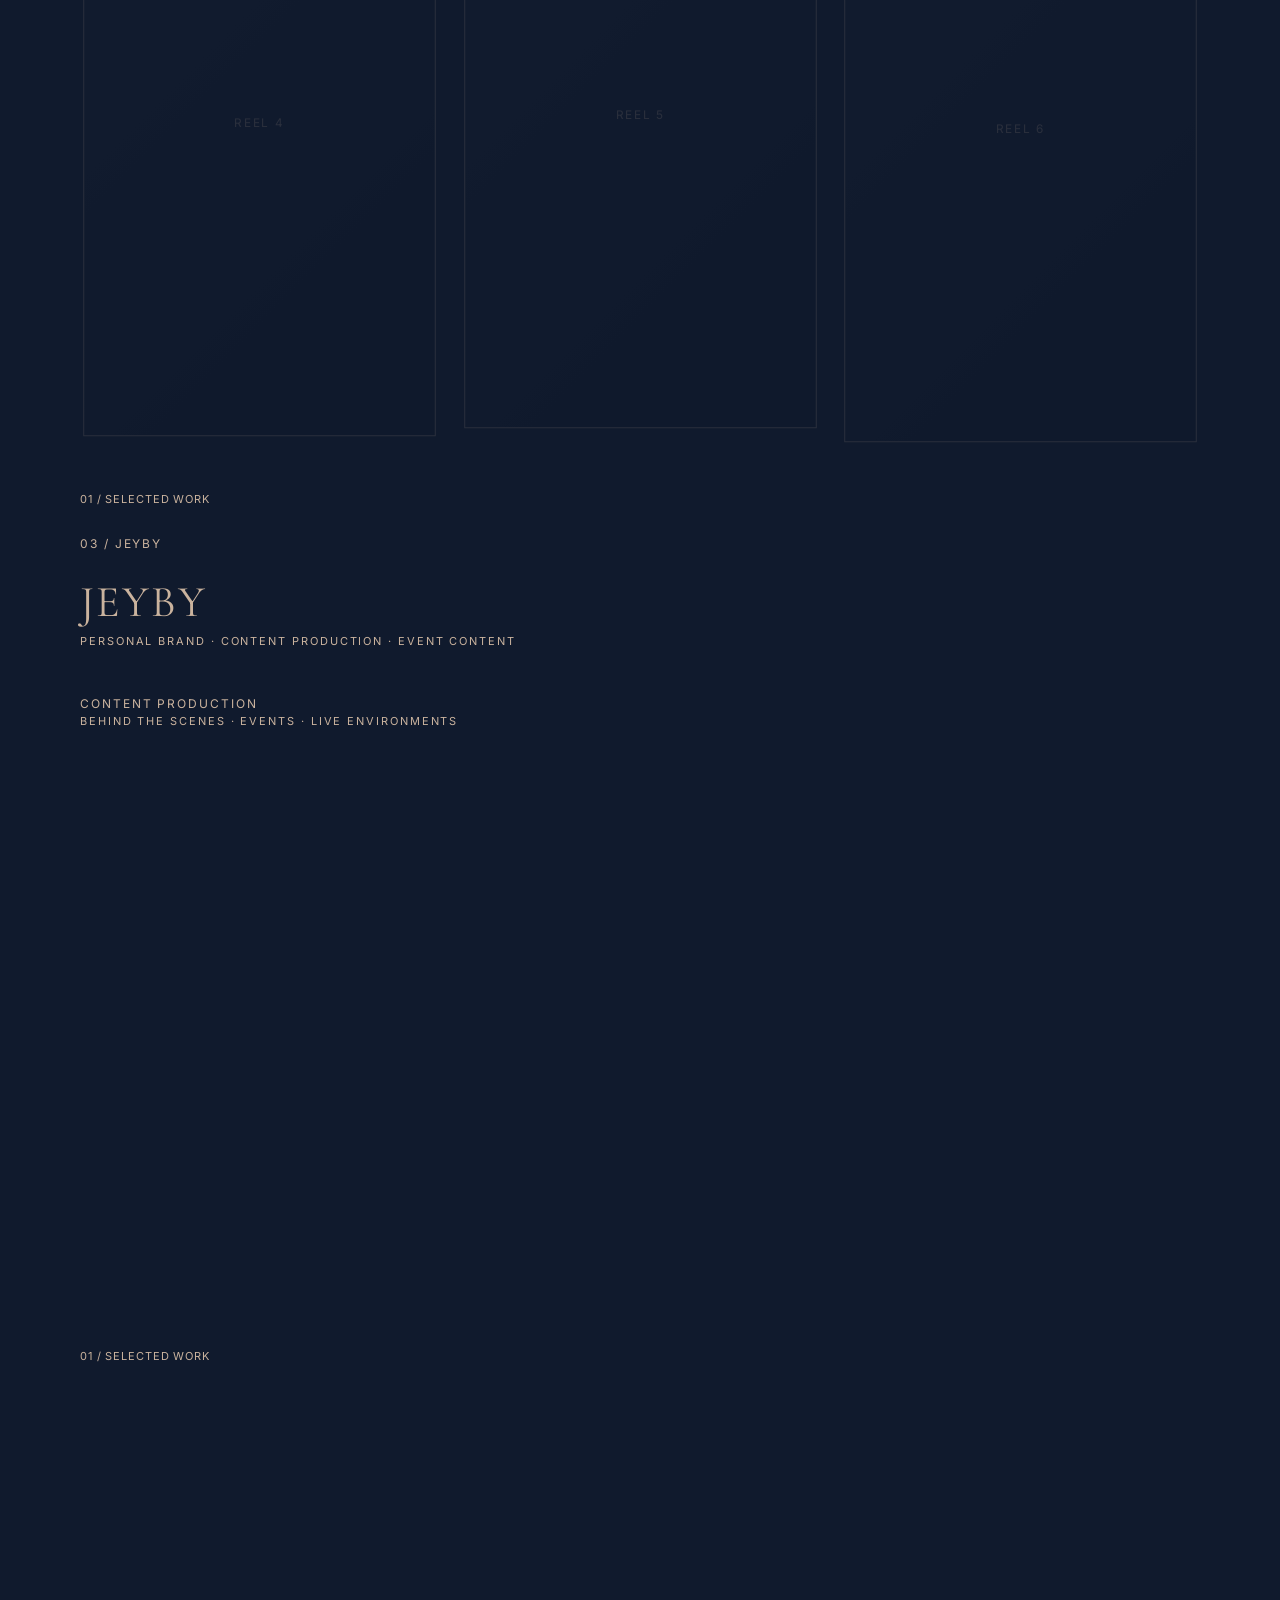
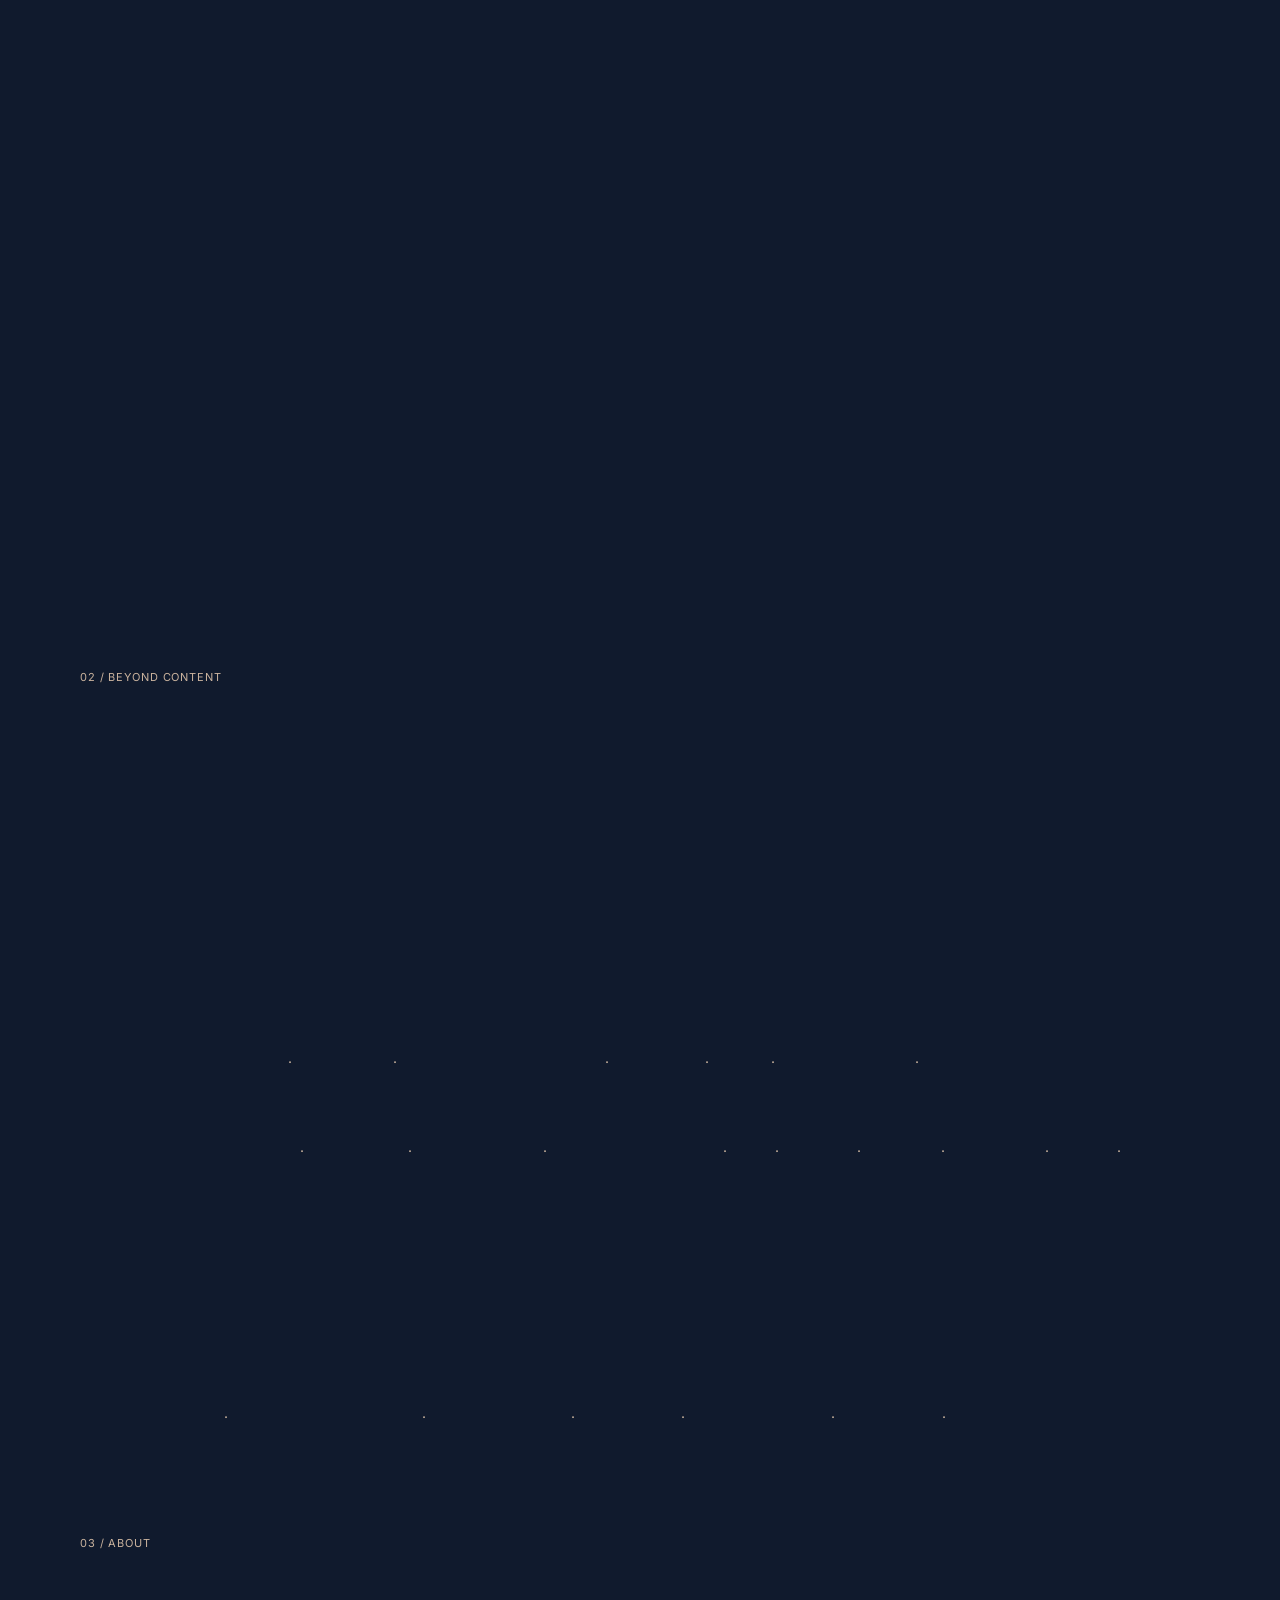
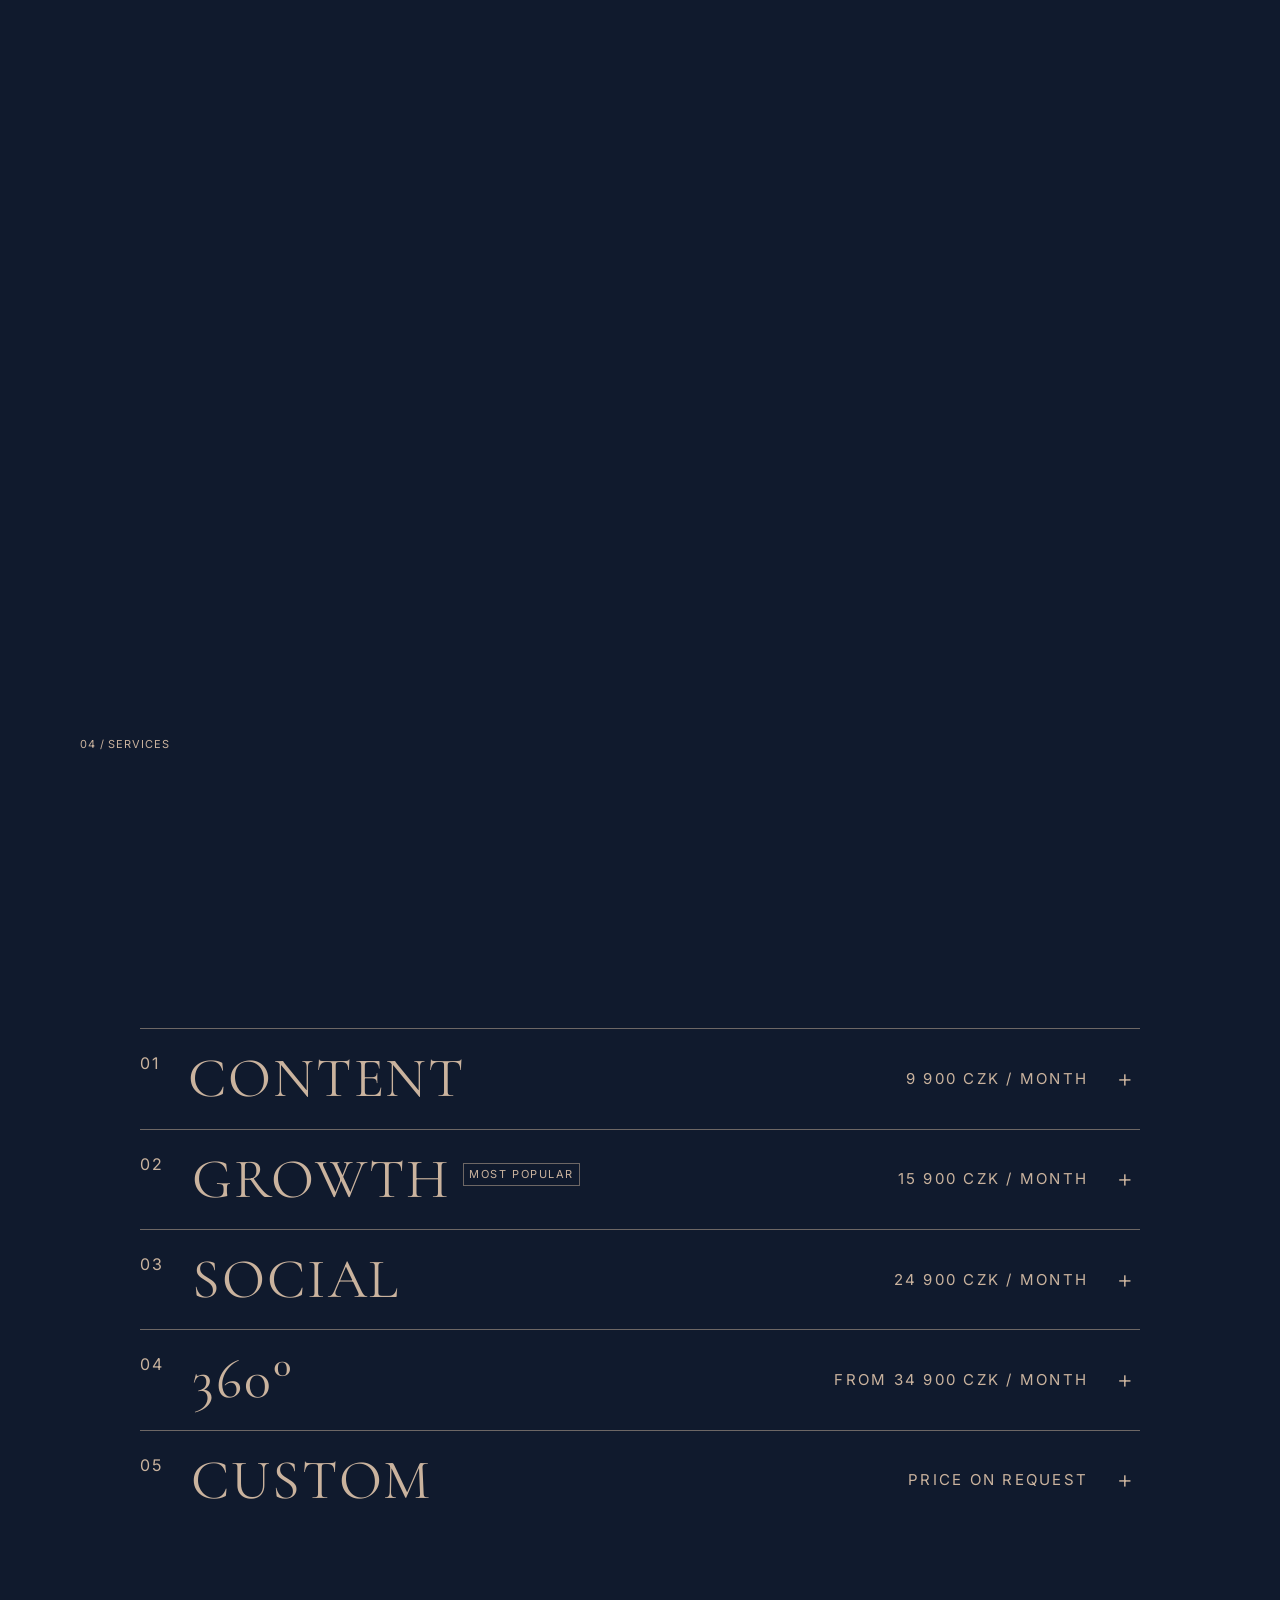
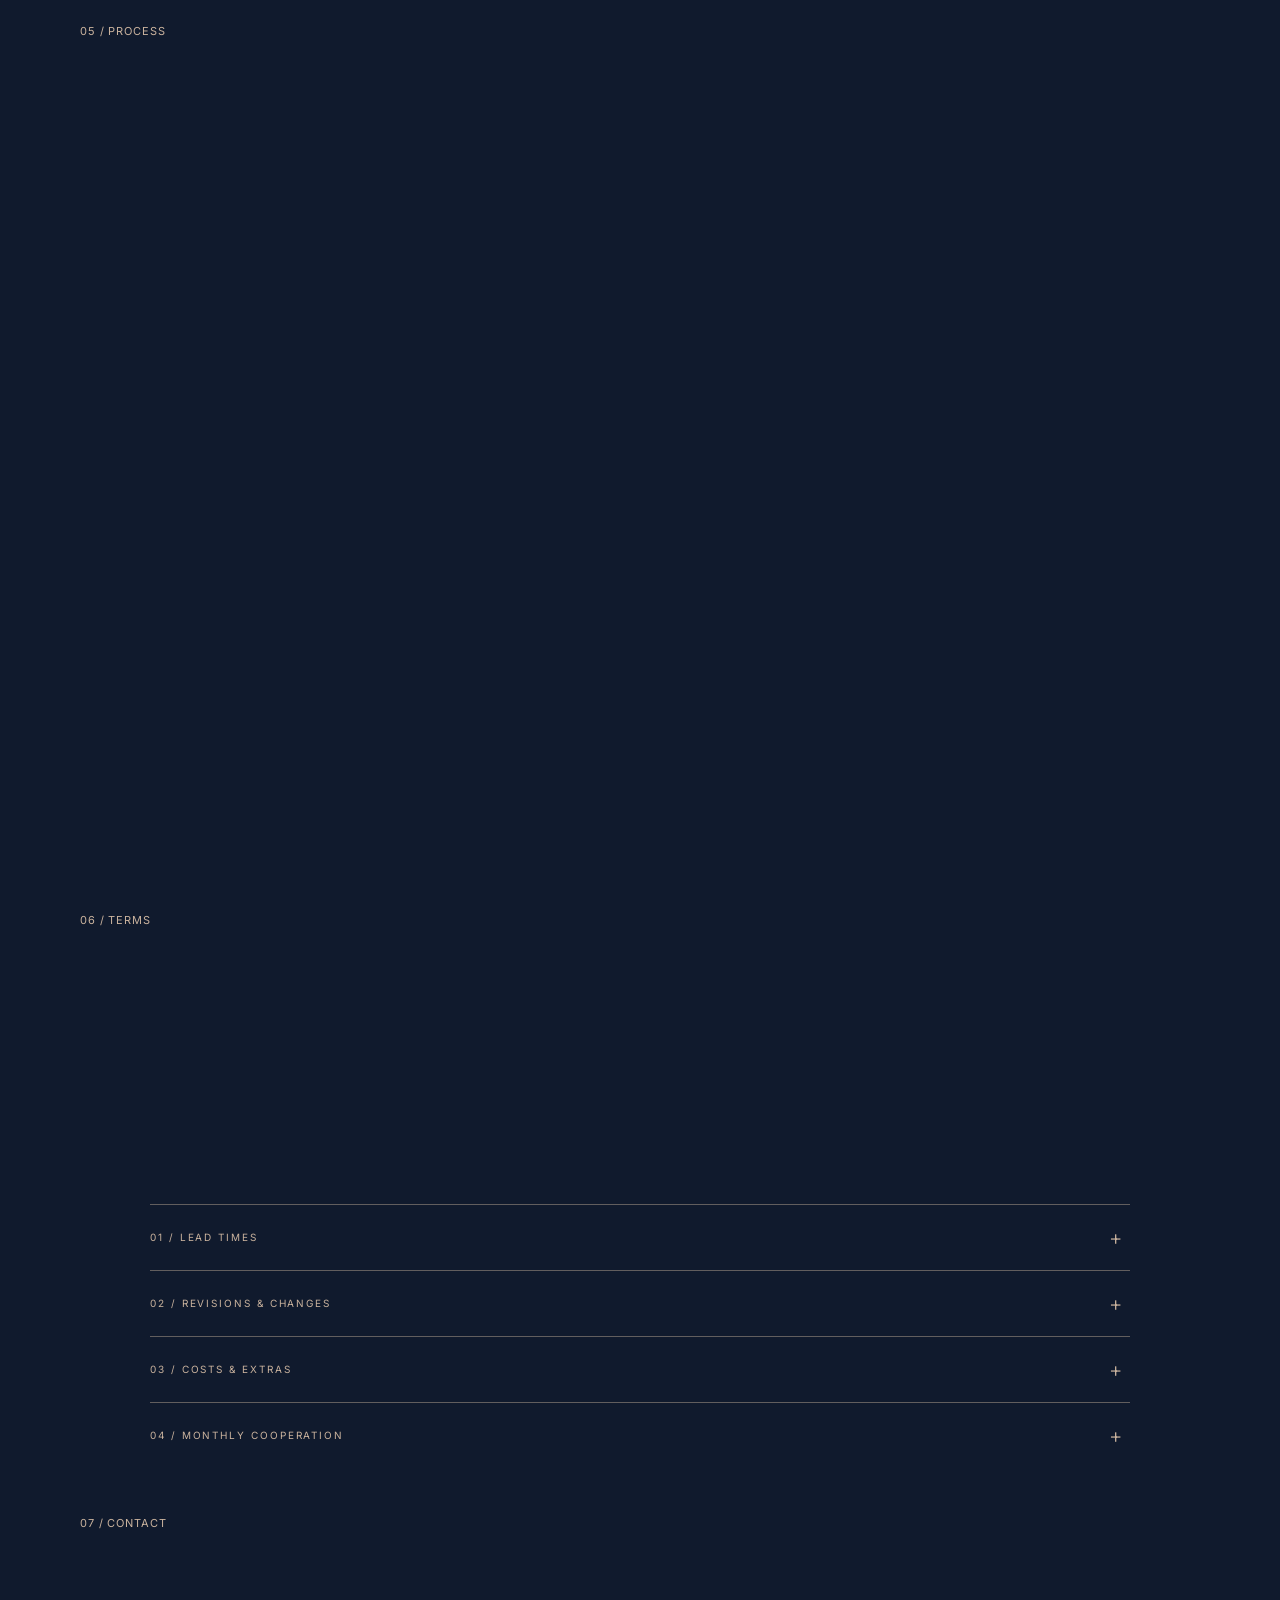
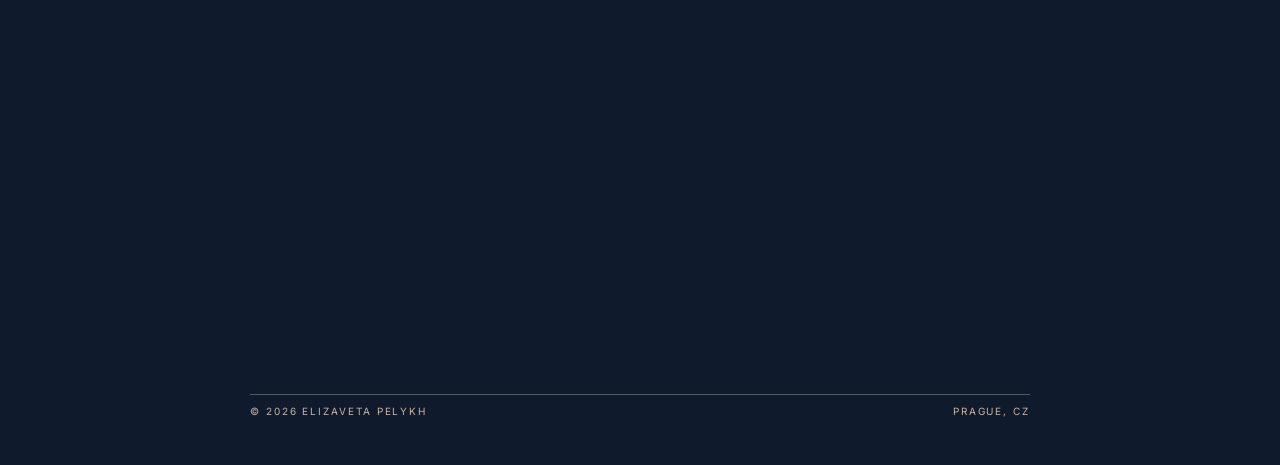
<file: recovery-staging/index.html>
<!doctype html>
<html lang="en">
<head>
<meta charset="utf-8"><meta name="viewport" content="width=device-width,initial-scale=1">
<title>Elizaveta Pelykh — Social Media & Content</title>
<link rel="preconnect" href="https://fonts.googleapis.com"><link rel="preconnect" href="https://fonts.gstatic.com" crossorigin>
<link href="https://fonts.googleapis.com/css2?family=Cormorant+Garamond:ital,wght@0,400;1,400&family=Inter:wght@400;500&display=swap" rel="stylesheet">
<link rel="stylesheet" href="assets/style.css">
</head>
<body>
<div class="cursor-dot"></div>
<section class="hero navy" id="top"><div class="stars"></div><div class="hero-inner reveal"><div class="monogram"><span class="ep-e">E</span><span class="ep-p">P</span></div><h1>ELIZAVETA PELYKH</h1><div class="kicker"><span>SOCIAL MEDIA</span> · <span>CONTENT</span> · <span>PAID</span> · <span>INFLUENCERS</span></div><div class="place">PRAGUE, CZ</div></div></section>

<section class="selected sand" id="work">
<div class="section-no">01 / SELECTED WORK</div><div class="center-head reveal"><h2>SELECTED WORK</h2><em>Different brands, different voices.</em></div>
<div class="gd-intro motion-stage"><div class="grand">GRAND</div><div class="dessert">DESSERT</div></div>
<div class="case-head reveal"><div>01 / EHRMANN GRAND DESSERT</div><h3>GRAND DESSERT</h3><small>SOCIAL MEDIA · CONTENT CREATION · CREATIVE DIRECTION</small></div>
<div class="case-block"><div class="label">01 / CAROUSELS<br><small>ASSOCIATIONS</small></div><div class="media wide carousel-row" data-media="grand-associations" data-carousel-assembly="associations" data-media-focus-group>
<div class="media carousel-slot" data-media="grand-associations-01" data-media-focus-item tabindex="0" aria-label="Associations visual 1"><span>ASSOCIATIONS<br>01</span></div>
<div class="media carousel-slot" data-media="grand-associations-02" data-media-focus-item tabindex="0" aria-label="Associations visual 2"><span>ASSOCIATIONS<br>02</span></div>
<div class="media carousel-slot" data-media="grand-associations-03" data-media-focus-item tabindex="0" aria-label="Associations visual 3"><span>ASSOCIATIONS<br>03</span></div>
<div class="media carousel-slot" data-media="grand-associations-04" data-media-focus-item tabindex="0" aria-label="Associations visual 4"><span>ASSOCIATIONS<br>04</span></div>
<div class="media carousel-slot" data-media="grand-associations-05" data-media-focus-item tabindex="0" aria-label="Associations visual 5"><span>ASSOCIATIONS<br>05</span></div>
</div><div class="label selfcare-label"><small>SELF-CARE</small></div><div class="media wide carousel-row" data-media="grand-selfcare" data-carousel-assembly="selfcare" data-media-focus-group>
<div class="media carousel-slot" data-media="grand-selfcare-01" data-media-focus-item tabindex="0" aria-label="Self-Care visual 1"><span>SELF-CARE<br>01</span></div>
<div class="media carousel-slot" data-media="grand-selfcare-02" data-media-focus-item tabindex="0" aria-label="Self-Care visual 2"><span>SELF-CARE<br>02</span></div>
<div class="media carousel-slot" data-media="grand-selfcare-03" data-media-focus-item tabindex="0" aria-label="Self-Care visual 3"><span>SELF-CARE<br>03</span></div>
<div class="media carousel-slot" data-media="grand-selfcare-04" data-media-focus-item tabindex="0" aria-label="Self-Care visual 4"><span>SELF-CARE<br>04</span></div>
<div class="media carousel-slot" data-media="grand-selfcare-05" data-media-focus-item tabindex="0" aria-label="Self-Care visual 5"><span>SELF-CARE<br>05</span></div>
</div></div>
<div class="case-block"><div class="label">02 / STATIC POSTS</div><div class="grid three" data-media-focus-group><div class="media portrait" data-media="grand-static-1" data-media-focus-item tabindex="0" aria-label="Grand Dessert Static Post 01">STATIC 01</div><div class="media portrait" data-media="grand-static-2" data-media-focus-item tabindex="0" aria-label="Grand Dessert Static Post 02">STATIC 02</div><div class="media portrait" data-media="grand-static-3" data-media-focus-item tabindex="0" aria-label="Grand Dessert Static Post 03">STATIC 03</div></div></div>
<div class="case-block"><div class="label">03 / AI-GENERATED CAROUSEL</div><div class="media wide short carousel-row" data-media="grand-ai" data-carousel-assembly="ai">
<div class="media carousel-slot" data-media="grand-ai-01" aria-label="AI Carousel visual 1"><span>AI VISUAL<br>01</span></div>
<div class="media carousel-slot" data-media="grand-ai-02" aria-label="AI Carousel visual 2"><span>AI VISUAL<br>02</span></div>
<div class="media carousel-slot" data-media="grand-ai-03" aria-label="AI Carousel visual 3"><span>AI VISUAL<br>03</span></div>
<div class="media carousel-slot" data-media="grand-ai-04" aria-label="AI Carousel visual 4"><span>AI VISUAL<br>04</span></div>
<div class="media carousel-slot" data-media="grand-ai-05" aria-label="AI Carousel visual 5"><span>AI VISUAL<br>05</span></div>
</div></div>
<div class="case-block"><div class="label">04 / REELS<br><small>SHORT-FORM VIDEOS</small></div><div class="grid three two-rows" data-media-focus-group><div class="media reel" data-media="grand-reel-1" data-media-focus-item tabindex="0" aria-label="Grand Dessert Reel 01">REEL 01</div><div class="media reel" data-media="grand-reel-2" data-media-focus-item tabindex="0" aria-label="Grand Dessert Reel 02">REEL 02</div><div class="media reel" data-media="grand-reel-3" data-media-focus-item tabindex="0" aria-label="Grand Dessert Reel 03">REEL 03</div><div class="media reel" data-media="grand-reel-4" data-media-focus-item tabindex="0" aria-label="Grand Dessert Reel 04">REEL 04</div><div class="media reel" data-media="grand-reel-5" data-media-focus-item tabindex="0" aria-label="Grand Dessert Reel 05">REEL 05</div><div class="media reel" data-media="grand-reel-6" data-media-focus-item tabindex="0" aria-label="Grand Dessert Reel 06">REEL 06</div></div></div>
</section>

<section class="case navy" id="high-protein"><div class="section-no">01 / SELECTED WORK</div><div class="case-head reveal"><div>02 / EHRMANN HIGH PROTEIN</div><h3>HIGH PROTEIN</h3><small>SOCIAL MEDIA · CONTENT CREATION · CREATIVE DIRECTION</small></div><div class="case-block"><div class="label">01 / CAROUSELS</div><div class="media wide carousel-row" data-media="protein-carousel-1" data-carousel-assembly="recipe" data-protein-focus-group>
<div class="media carousel-slot" data-media="protein-recipe-01" data-protein-focus-item tabindex="0" aria-label="Recipe visual 1"><span>RECIPE<br>01</span></div>
<div class="media carousel-slot" data-media="protein-recipe-02" data-protein-focus-item tabindex="0" aria-label="Recipe visual 2"><span>RECIPE<br>02</span></div>
<div class="media carousel-slot" data-media="protein-recipe-03" data-protein-focus-item tabindex="0" aria-label="Recipe visual 3"><span>RECIPE<br>03</span></div>
<div class="media carousel-slot" data-media="protein-recipe-04" data-protein-focus-item tabindex="0" aria-label="Recipe visual 4"><span>RECIPE<br>04</span></div>
<div class="media carousel-slot" data-media="protein-recipe-05" data-protein-focus-item tabindex="0" aria-label="Recipe visual 5"><span>RECIPE<br>05</span></div>
</div><div class="label educational-label">EDUCATIONAL</div><div class="media wide carousel-row" data-media="protein-carousel-2" data-carousel-assembly="educational" data-protein-focus-group>
<div class="media carousel-slot" data-media="protein-educational-01" data-protein-focus-item tabindex="0" aria-label="Educational visual 1"><span>EDUCATIONAL<br>01</span></div>
<div class="media carousel-slot" data-media="protein-educational-02" data-protein-focus-item tabindex="0" aria-label="Educational visual 2"><span>EDUCATIONAL<br>02</span></div>
<div class="media carousel-slot" data-media="protein-educational-03" data-protein-focus-item tabindex="0" aria-label="Educational visual 3"><span>EDUCATIONAL<br>03</span></div>
<div class="media carousel-slot" data-media="protein-educational-04" data-protein-focus-item tabindex="0" aria-label="Educational visual 4"><span>EDUCATIONAL<br>04</span></div>
<div class="media carousel-slot" data-media="protein-educational-05" data-protein-focus-item tabindex="0" aria-label="Educational visual 5"><span>EDUCATIONAL<br>05</span></div>
</div></div><div class="case-block"><div class="label">02 / AI PRODUCT INTEGRATION CAROUSEL</div><div class="media wide short carousel-row" data-media="protein-ai" data-carousel-assembly="protein-ai">
<div class="media carousel-slot" data-media="protein-ai-01" aria-label="AI product integration visual 1"><span>AI VISUAL<br>01</span></div>
<div class="media carousel-slot" data-media="protein-ai-02" aria-label="AI product integration visual 2"><span>AI VISUAL<br>02</span></div>
<div class="media carousel-slot" data-media="protein-ai-03" aria-label="AI product integration visual 3"><span>AI VISUAL<br>03</span></div>
<div class="media carousel-slot" data-media="protein-ai-04" aria-label="AI product integration visual 4"><span>AI VISUAL<br>04</span></div>
<div class="media carousel-slot" data-media="protein-ai-05" aria-label="AI product integration visual 5"><span>AI VISUAL<br>05</span></div>
</div></div><div class="case-block"><div class="label">03 / REELS</div><div class="grid three two-rows" data-protein-reels-focus><div class="media-item" data-protein-reel-focus tabindex="0"><div class="media reel" data-media="protein-reel-1">REEL 1</div></div><div class="media-item" data-protein-reel-focus tabindex="0"><div class="media reel" data-media="protein-reel-2">REEL 2</div></div><div class="media-item" data-protein-reel-focus tabindex="0"><div class="media reel" data-media="protein-reel-3">REEL 3</div></div><div class="media-item" data-protein-reel-focus tabindex="0"><div class="media reel" data-media="protein-reel-4">REEL 4</div></div><div class="media-item" data-protein-reel-focus tabindex="0"><div class="media reel" data-media="protein-reel-5">REEL 5</div></div><div class="media-item" data-protein-reel-focus tabindex="0"><div class="media reel" data-media="protein-reel-6">REEL 6</div></div></div></div></section>

<section class="case sand" id="jeyby"><div class="section-no">01 / SELECTED WORK</div><div class="case-head reveal"><div>03 / JEYBY</div><h3>JEYBY</h3><small>PERSONAL BRAND · CONTENT PRODUCTION · EVENT CONTENT</small></div><div class="case-block"><div class="label">CONTENT PRODUCTION<br><small>BEHIND THE SCENES · EVENTS · LIVE ENVIRONMENTS</small></div><div class="grid four"><div class="media-item"><div class="media reel" data-media="jeyby-event" tabindex="0" aria-label="JEYBY event visual"></div><div class="media-caption">CENY ANDĚL · EVENT</div></div><div class="media-item"><div class="media reel" data-media="jeyby-outdoor" tabindex="0" aria-label="JEYBY outdoor visual"></div><div class="media-caption">OUTDOOR · BEHIND THE SCENES</div></div><div class="media-item"><div class="media reel" data-media="jeyby-studio" tabindex="0" aria-label="JEYBY studio visual"></div><div class="media-caption">STUDIO · BEHIND THE SCENES</div></div><div class="media-item"><div class="media reel" data-media="jeyby-stage" tabindex="0" aria-label="JEYBY stage visual"></div><div class="media-caption">STAGE · CONCERT REHEARSAL</div></div></div></div></section>

<section class="case navy" id="jakub"><div class="section-no">01 / SELECTED WORK</div><div class="case-head reveal"><div>04 / JAKUB DOHNAL</div><h3>JAKUB DOHNAL</h3><small>PERSONAL BRAND · SOCIAL-FIRST CONTENT · ORGANIC PERFORMANCE</small></div><div class="case-block"><div class="label">ORGANIC PERFORMANCE<br><small>~26K FOLLOWERS · REELS REACHING UP TO 384K ORGANIC VIEWS</small></div><div class="grid four"><div class="media-item"><div class="media reel" data-media="jakub-1"></div><div class="media-caption">SOCIAL-FIRST CONTENT</div></div><div class="media-item"><div class="media reel" data-media="jakub-2"></div><div class="media-caption">91K<br>ORGANIC VIEWS</div></div><div class="media-item"><div class="media reel" data-media="jakub-3"></div><div class="media-caption">113K<br>ORGANIC VIEWS</div></div><div class="media-item"><div class="media reel" data-media="jakub-4"></div><div class="media-caption">384K<br>ORGANIC VIEWS</div></div></div></div></section>

<section class="beyond sand"><div class="section-no">02 / BEYOND CONTENT</div><div class="center-head reveal"><h2>CONTENT IS ONLY<br>PART OF THE JOB</h2><p>I also work across paid media and influencer marketing,<br>from setup and strategy to coordination, optimisation and reporting.</p></div><div class="text-columns reveal"><h4>PAID MEDIA</h4><p>CAMPAIGN SETUP · META ADS · PIXELS & CATALOGUES · CREATIVE · COPY · OPTIMISATION · REPORTING</p><h4>SELECTED CLIENT EXPERIENCE</h4><p>WOODCOTE GROUP · BAUSTORE · SIS-SYSTÉMY · GALERIE BUTOVICE · DBK · VITANA · DRWITT · EHRMANN · JEYBY · JAKUB DOHNAL AND A RANGE OF SMALLER BUSINESSES & INDEPENDENT BRANDS</p><h4>FEATURED TALENT & AMBASSADORS</h4><p>ADAM ONDRA — DRWITT<br>LUCIE VONDRÁČKOVÁ — EHRMANN GRAND DESSERT<br>JASMINA ALAGIČ — EHRMANN HIGH PROTEIN<br>HELENA VONDRÁČKOVÁ — JEYBY</p><h4>INFLUENCER MARKETING</h4><p>STRATEGY · CREATOR SELECTION · UGC SOURCING · OUTREACH · COORDINATION · REVISIONS · REPORTING</p></div></section>

<section class="about navy"><div class="section-no">03 / ABOUT</div><div class="about-grid"><h2 class="reveal">6+ YEARS IN SOCIAL<br>NEVER STUCK IN THE PAST</h2><div class="about-copy reveal"><em>Social moves fast.<br>So do I.</em><p>I’m a Prague-based social media specialist working across strategy, content creation, paid media and influencer marketing.</p><p>I create content for how people consume social media now — combining strategic thinking with hands-on production, from concept and creative direction to production and delivery.</p></div></div><div class="scope"><div>MY SCOPE</div><div class="scope-grid"><span>SOCIAL MEDIA STRATEGY</span><span>CONTENT CREATION</span><span>SOCIAL MEDIA MANAGEMENT</span><span>PAID MEDIA</span><span>INFLUENCER MARKETING</span><span>CREATIVE DIRECTION</span></div></div></section>

<section class="services sand"><div class="section-no">04 / SERVICES</div><div class="center-head reveal"><h2>WHAT CAN WE<br>CREATE TOGETHER?</h2><p>Flexible social media support for brands that need content, strategy or full-service social management.</p></div><div id="packages"></div></section>
<section class="process navy"><div class="section-no">05 / PROCESS</div><div class="center-head reveal"><h2>FROM FIRST MESSAGE<br>TO GOING LIVE</h2><p>A clear process, without unnecessary back-and-forth.</p></div><div class="steps"><div><small>01 / BRIEF</small><p>We define your goals, scope and what you actually need.</p></div><div><small>02 / PLAN</small><p>I turn it into a clear content plan, direction and next steps.</p></div><div><small>03 / CREATE</small><p>Production, editing and everything needed to bring the content to life.</p></div><div><small>04 / GO LIVE</small><p>Final approval, delivery or publishing, depending on the scope.</p></div></div></section>
<section class="terms sand"><div class="section-no">06 / TERMS</div><div class="center-head reveal"><h2>GOOD TO KNOW<br>BEFORE WE START</h2><p>A few practical details to keep the process clear for both sides.</p></div><div class="terms-grid"><div><small>01 / LEAD TIMES</small><h4>CONTENT · MIN. 2 WEEKS<br>GROWTH · MIN. 3 WEEKS<br>SOCIAL · MIN. 4 WEEKS<br>360° · MIN. 4–6 WEEKS<br>CUSTOM · DEPENDS ON SCOPE</h4><p>Lead time refers to preparation and onboarding before the agreed start or delivery date.</p></div><div><small>02 / REVISIONS & CHANGES</small><h4>UP TO 3 REVISION ROUNDS INCLUDED</h4><p>Changes to an approved concept or script that require a reshoot or new creative are billed separately.</p><h4>EXTRA SHOOTING IS BILLED SEPARATELY</h4></div><div><small>03 / COSTS & EXTRAS</small><h4>WEEKEND SHOOTS · BY AGREEMENT</h4><h4>PUBLIC HOLIDAYS · UNAVAILABLE</h4><h4>EXPRESS PROJECTS · +30%</h4><h4>THIRD-PARTY COSTS ARE NOT INCLUDED</h4><h4>TRAVEL OUTSIDE PRAGUE IS BILLED SEPARATELY</h4><h4>AD SPEND & INFLUENCER COSTS ARE NOT INCLUDED</h4></div><div><small>04 / MONTHLY COOPERATION</small><h4>3-MONTH COOPERATION RECOMMENDED</h4><p>For SOCIAL and 360°, a three-month cooperation is recommended to allow enough time for strategy, testing and optimisation.</p><h4>WORK STARTS AFTER CONFIRMATION & PREPAYMENT</h4><h4>OUT-OF-SCOPE WORK IS QUOTED SEPARATELY</h4></div></div></section>
<section class="contact navy"><div class="section-no">07 / CONTACT</div><div class="center-head reveal"><h2>HAVE SOMETHING<br>IN MIND?</h2><p>Tell me what you’re working on, and let’s see what we can create together.</p></div><div class="contact-info"><small>PHONE</small><a href="tel:+420776340522">+420 776 340 522</a><small>EMAIL</small><a href="mailto:pelykhelizaveta@gmail.com">PELYKHELIZAVETA@GMAIL.COM</a><small>LINKEDIN</small><a href="#">VIEW PROFILE ↗</a></div><footer><span>© 2026 ELIZAVETA PELYKH</span><span>PRAGUE, CZ</span></footer></section>
<script src="assets/hero.js?v=closing-dust"></script><script src="assets/content.js"></script><script src="assets/app.js"></script><script src="assets/grand-ribbon.js"></script><script src="assets/high-protein-intro.js"></script><script src="assets/protein-runner.js"></script><script src="assets/jeyby-exposure.js"></script><script src="assets/jeyby-spotlight.js"></script><script src="assets/jakub-momentum.js"></script><script src="assets/jakub-impact.js"></script><script src="assets/beyond-chapter.js"></script><script src="assets/editorial-sequence.js"></script><script src="assets/final-chapters.js"></script><script src="assets/contact-atmosphere.js"></script>
</body></html>
</file>
<file: assets/style.css>
:root{--navy:#101A2D;--sand:#cab39e;--cream:#f2e4d6;--pink:#d7a6a0}*{box-sizing:border-box}html{scroll-behavior:smooth}body{margin:0;background:var(--navy);color:var(--sand);font-family:Inter,sans-serif;letter-spacing:.12em}section{width:min(1200px,100%);margin:auto;padding:24px 40px;overflow:hidden}.navy{background:var(--navy);color:var(--sand)}.sand{background:var(--navy);color:var(--sand)}.section-no{font-size:9px;letter-spacing:.08em}.hero{height:650px;display:grid;place-items:center;position:relative}.hero-inner{text-align:center}.monogram{font:52px/1 Cormorant Garamond,serif;position:relative;margin-bottom:42px}.monogram span{position:absolute;transform:translate(-12px,14px)}h1,h2,h3{font-family:"Cormorant Garamond",serif;font-weight:400;margin:0}h1{font-size:48px;letter-spacing:.06em}.kicker{font-size:10px;margin-top:8px}.place{font-size:13px;margin-top:70px}.stars{position:absolute;inset:0;background-image:radial-gradient(#cab39e55 1px,transparent 1px);background-size:83px 71px;opacity:.45;animation:drift 18s linear infinite}@keyframes drift{to{background-position:83px 71px}}.center-head{text-align:center;padding:70px 0 55px}.center-head h2{font-size:58px;line-height:.88;letter-spacing:.04em}.center-head em{font:italic 20px Cormorant Garamond,serif}.center-head p{font-size:12px;line-height:1.55;letter-spacing:.15em}.gd-intro{height:650px;position:relative;margin:0 -40px}.grand,.dessert{position:absolute;font:400 145px/.86 Cormorant Garamond,serif;letter-spacing:.03em;z-index:2;will-change:transform}.grand{left:-30px;top:90px}.dessert{right:15px;top:345px}.plane{position:absolute;z-index:1}.p1{width:520px;height:175px;background:var(--pink);opacity:.18;transform:rotate(-7deg);left:40px;top:100px}.p2{width:760px;height:105px;background:var(--cream);opacity:.38;transform:rotate(5deg);right:-90px;top:355px}.case,.selected,.beyond,.about,.services,.process,.terms,.contact{min-height:700px}.case-head{margin:30px 0}.case-head>div,.label{font-size:10px}.case-head h3{font-size:44px;margin-top:24px}.case-head small,.label small{font-size:8px}.case-block{margin:34px 0}.media{display:grid;place-items:center;border:1px solid currentColor;min-height:220px;font-size:10px;opacity:.45;transition:opacity .7s,transform .9s;transform:translateY(25px);background:linear-gradient(135deg,#ffffff18,#00000010)}.media.in{opacity:.8;transform:none}.wide{width:100%;aspect-ratio:5/1}.wide.short{aspect-ratio:6/1}.grid{display:grid;gap:16px}.three{grid-template-columns:repeat(3,1fr)}.four{grid-template-columns:repeat(4,1fr)}.portrait{aspect-ratio:3/4}.reel{aspect-ratio:9/16}.two-rows{row-gap:16px}.text-columns{max-width:1020px;margin:0 auto 60px}.text-columns h4{margin:30px 0 8px;font-size:18px}.text-columns p{font-size:11px;line-height:1.5}.about-grid{display:grid;grid-template-columns:1.2fr .8fr;gap:70px;padding:70px 80px}.about-grid h2{font-size:54px;line-height:.95}.about-copy{font-size:12px;line-height:1.55}.about-copy em{font:italic 22px Cormorant Garamond}.scope{border-top:1px solid var(--sand);margin:0 80px;padding:45px 0;text-align:center}.scope-grid{display:grid;grid-template-columns:1fr 1fr;gap:50px;margin-top:35px;text-align:left;font-size:13px}.scope-grid span:nth-child(even){text-align:right}.services{padding-bottom:70px}.package{position:relative;display:grid;grid-template-columns:1.2fr .8fr;min-height:230px;padding:20px 60px;transition:transform .4s}.package:hover{transform:translateX(8px)}.pkg-title{display:flex;align-items:baseline;gap:28px}.pkg-title h3{font-size:56px}.pkg-title b{font-size:8px}.price{text-align:right;font-size:11px;padding-top:22px}.pkg-copy{font-size:12px;align-self:start;margin-left:42px}.pkg-copy.right{text-align:right;margin:0}.process .steps{max-width:900px;margin:0 auto 80px}.steps>div{padding:22px 0;border-bottom:1px solid var(--sand);opacity:.35;transform:translateX(-20px);transition:.7s}.steps>div.in{opacity:1;transform:none}.steps p{font-size:13px}.terms-grid{max-width:980px;margin:auto}.terms-grid>div{border-top:1px solid var(--sand);padding:28px 0}.terms-grid h4{font-size:14px;font-weight:400;line-height:1.15}.terms-grid p{font-size:10px;max-width:750px}.contact{min-height:780px}.contact-info{display:flex;flex-direction:column;align-items:center;gap:10px}.contact-info small{margin-top:18px;font-size:9px}.contact-info a{color:inherit;text-decoration:none;font-size:13px}footer{max-width:780px;margin:45px auto 0;border-top:1px solid #cab39e66;padding-top:10px;display:flex;justify-content:space-between;font-size:7px}.reveal{opacity:0;transform:translateY(24px);transition:opacity .9s ease,transform .9s ease}.reveal.in{opacity:1;transform:none}@media(max-width:700px){section{padding:20px}.hero{height:100svh}h1{font-size:34px}.center-head h2{font-size:42px}.gd-intro{height:480px;margin:0 -20px}.grand,.dessert{font-size:82px}.grand{top:90px}.dessert{top:270px;right:-20px}.p1{width:330px;height:110px}.p2{width:420px;height:80px;top:280px}.grid.three,.grid.four{grid-template-columns:1fr 1fr}.about-grid{grid-template-columns:1fr;padding:60px 10px;gap:35px}.about-grid h2{font-size:40px}.scope{margin:0 10px}.package{grid-template-columns:1fr;padding:25px 0;min-height:0;border-top:1px solid #cab39e55}.pkg-title h3{font-size:42px}.price{text-align:left}.pkg-copy,.pkg-copy.right{margin:18px 0;text-align:left}.wide{aspect-ratio:2.2/1}.contact{min-height:100svh}}

/* v2 spacing and media-caption corrections */
.media-item{min-width:0}.media-item .media{width:100%}.media-caption{font-size:7px;line-height:1.35;letter-spacing:.16em;text-align:center;margin-top:9px;min-height:20px}.case-block{margin:46px 0 58px}.case-block>.label{margin-bottom:16px;line-height:1.45}.grid{gap:22px}.two-rows{row-gap:30px}.price{font-size:14px;letter-spacing:.15em}.package{min-height:205px;padding-top:14px;padding-bottom:14px}.pkg-title{align-items:flex-start}.pkg-title h3{line-height:.9}.pkg-copy{margin-top:8px;line-height:1.12}.pkg-copy.right{margin-top:8px;line-height:1.12}.contact{min-height:650px;padding-bottom:22px}.contact .center-head{padding-top:70px;padding-bottom:28px}.contact-info{gap:8px}.contact-info small{margin-top:14px}footer{margin-top:34px}
@media(max-width:700px){.media-caption{font-size:6px}.case-block{margin:38px 0 48px}.price{font-size:13px}.contact{min-height:auto;padding-bottom:24px}}

/* v3 readability pass — keep hierarchy, make small copy comfortably legible */
.section-no{font-size:11px}
.kicker{font-size:12px}
.case-head>div,.label{font-size:12px}
.case-head small,.label small{font-size:11px}
.media{font-size:12px}
.media-caption{font-size:10px;line-height:1.45}
.center-head p{font-size:14px;line-height:1.55}
.text-columns p{font-size:14px;line-height:1.55}
.text-columns h4{font-size:20px}
.about-copy{font-size:14px;line-height:1.6}
.scope-grid{font-size:15px}
.pkg-title b{font-size:11px}
.price{font-size:15px}
.pkg-copy{font-size:14px;line-height:1.28}
.steps p{font-size:15px;line-height:1.5}
.terms-grid h4{font-size:16px;line-height:1.2}
.terms-grid p{font-size:13px;line-height:1.5}
.contact-info small{font-size:11px}
.contact-info a{font-size:15px}
footer{font-size:10px}
@media(max-width:700px){.media-caption{font-size:9px}.section-no{font-size:10px}.case-head>div,.label{font-size:11px}.case-head small,.label small{font-size:10px}.pkg-copy{font-size:13px}.terms-grid p{font-size:12px}}

/* v4 final tweaks: stronger hero + Growth badge below */
.hero-inner{width:100%;max-width:1080px}
.monogram{font-size:72px;margin-bottom:52px}
h1{font-size:68px;line-height:.95}
.kicker{font-size:14px;margin-top:14px}
.place{font-size:16px;margin-top:78px}
.pkg-title{flex-wrap:wrap}
.pkg-title b{order:3;display:block;width:max-content;margin-left:calc(28px + 1.2em);margin-top:9px;padding:5px 9px;border:1px solid currentColor;font-weight:400;line-height:1;letter-spacing:.14em}
@media(max-width:700px){.monogram{font-size:62px;margin-bottom:42px}h1{font-size:44px}.kicker{font-size:12px}.place{font-size:14px;margin-top:62px}.pkg-title b{margin-left:0;margin-top:8px}}

/* v4 clean Grand Dessert: approved layout, no translucent backing planes */
.gd-intro .plane{display:none!important}

/* Editorial motion: transforms never participate in the approved layout. */
:root{--motion-ease:cubic-bezier(.22,.68,.22,1)}
.media{opacity:.8;transform:none;transition:none}
.steps>div,.steps>div.in{opacity:1;transform:none;transition:none}
.motion-reveal{opacity:0;transform:translate3d(var(--motion-x,0px),18px,0);transition:opacity 900ms var(--motion-ease) var(--motion-delay,0ms),transform 1100ms var(--motion-ease) var(--motion-delay,0ms)}
.media.motion-reveal{opacity:0;transform:translate3d(var(--motion-x,0px),18px,0);transition:opacity 900ms var(--motion-ease) var(--motion-delay,0ms),transform 1100ms var(--motion-ease) var(--motion-delay,0ms),clip-path 1100ms var(--motion-ease) var(--motion-delay,0ms)}
.motion-reveal.is-visible{opacity:1;transform:translate3d(0,0,0)}
.media.motion-reveal.is-visible{opacity:.8;transform:none}
.media-beat{clip-path:inset(3% 0 0 0);transition:opacity 900ms var(--motion-ease) var(--motion-delay,0ms),transform 1100ms var(--motion-ease) var(--motion-delay,0ms),clip-path 1100ms var(--motion-ease) var(--motion-delay,0ms)}
.media-beat.is-visible{clip-path:inset(0)}
.hero-beat{transition-duration:1100ms,1300ms}
.quiet-beat{transform:translate3d(0,10px,0)}
.steps>div.process-beat{position:relative;border-bottom-color:transparent;opacity:0;transform:translate3d(0,14px,0);transition:opacity 900ms var(--motion-ease),transform 1100ms var(--motion-ease)}
.steps>div.process-beat.is-visible{opacity:1;transform:none}
.process-beat::after{content:"";position:absolute;bottom:-1px;left:0;right:0;height:1px;background:var(--sand);transform:scaleX(0);transform-origin:left;transition:transform 1100ms var(--motion-ease) 120ms}
.process-beat.is-visible::after{transform:scaleX(1)}
.package:hover{transform:none}
.package.motion-reveal:not(.is-visible):hover{transform:translate3d(0,18px,0)}
.pkg-title h3{transition:transform 450ms var(--motion-ease)}
@media(hover:hover) and (pointer:fine){.package.is-visible:hover .pkg-title h3{transform:translateX(3px)}}
@media(max-width:700px){.motion-reveal{transform:translate3d(0,10px,0);transition-duration:700ms,800ms;transition-delay:calc(var(--motion-delay,0ms)*.6)}.motion-reveal.is-visible{transform:none}.media-beat{clip-path:none}.steps>div.process-beat{transform:translate3d(0,8px,0)}}
@media(prefers-reduced-motion:reduce){html{scroll-behavior:auto}.stars{animation:none}.motion-reveal,.steps>div.process-beat{opacity:1;transform:none!important;clip-path:none;transition:none!important}.media.motion-reveal{opacity:.8}.process-beat::after{transform:none;transition:none}.grand,.dessert{transform:none!important;will-change:auto}.pkg-title h3{transform:none!important;transition:none}}

@media(max-width:700px){.media.motion-reveal{transform:translate3d(0,10px,0);transition-duration:700ms;transition-delay:calc(var(--motion-delay,0ms)*.6)}.media.motion-reveal.is-visible{transform:none}}

/* Compact Grand Dessert scene; retain the approved type sizes and horizontal composition. */
.selected .gd-intro{height:360px}
.selected .gd-intro .grand{top:20px}
.selected .gd-intro .dessert{top:205px}
@media(max-width:700px){
  .selected .gd-intro{height:250px}
  .selected .gd-intro .grand{top:20px}
  .selected .gd-intro .dessert{top:155px}
}

/* Hero opening impulse. All geometry and final type styling remain inherited. */
#top .monogram .ep-e{position:relative;display:inline-block;animation:ep-meet-e 950ms cubic-bezier(.65,0,.25,1) both}
#top .monogram .ep-p{animation:ep-meet-p 950ms cubic-bezier(.65,0,.25,1) both}
@keyframes ep-meet-e{from{opacity:.08;transform:translateX(-65px)}to{opacity:1;transform:none}}
@keyframes ep-meet-p{from{opacity:.08;transform:translate(53px,14px)}to{opacity:1;transform:translate(-12px,14px)}}
#top h1{animation:hero-impulse-name 750ms cubic-bezier(.2,.65,.2,1) 950ms both}
@keyframes hero-impulse-name{from{clip-path:inset(-30% 100% -30% -2%);transform:skewX(-.8deg)}to{clip-path:inset(-30% -2% -30% -2%);transform:skewX(0)}}
#top .kicker span{display:inline-block;animation:hero-role-cut 400ms cubic-bezier(.22,.68,.22,1) both}
#top .kicker span:nth-child(1){animation-delay:1700ms}
#top .kicker span:nth-child(2){animation-delay:1850ms}
#top .kicker span:nth-child(3){animation-delay:2000ms}
#top .kicker span:nth-child(4){animation-delay:2150ms}
#top .kicker{animation:hero-role-separators 1ms 1700ms both}
@keyframes hero-role-separators{from{opacity:0}to{opacity:1}}
@keyframes hero-role-cut{from{clip-path:inset(0 100% 0 0);transform:translateY(3px);opacity:.2}to{clip-path:inset(-20% -2% -20% -2%);transform:none;opacity:1}}
#top .place{animation:hero-place-cut 450ms cubic-bezier(.22,.68,.22,1) 2450ms both}
@keyframes hero-place-cut{from{clip-path:inset(100% 0 0 0);opacity:0}to{clip-path:inset(-20% -2% -20% -2%);opacity:1}}
#top .stars{background:none;animation:none;opacity:1;pointer-events:none;overflow:hidden}
#top .stars canvas{display:block;width:100%;height:100%}
@media(max-width:700px){
  @keyframes ep-meet-e{from{opacity:.08;transform:translateX(-36px)}to{opacity:1;transform:none}}
  @keyframes ep-meet-p{from{opacity:.08;transform:translate(24px,14px)}to{opacity:1;transform:translate(-12px,14px)}}
}
@media(prefers-reduced-motion:reduce){
  #top .monogram .ep-e,#top .monogram .ep-p,#top h1,#top .kicker,#top .kicker span,#top .place{animation:none;clip-path:none}
  #top .monogram .ep-e{transform:none}
  #top .monogram .ep-p{transform:translate(-12px,14px)}
}

/* One atmosphere across the hero and Selected Work introduction. */
#top{overflow:visible}
#top .stars{bottom:auto;z-index:1}
#top .hero-inner{position:relative;z-index:2}
#work{position:relative}
#work>.section-no,#work>.center-head{position:relative;z-index:2}
#work>.center-head>*{transition:none}

/* Self-Care caption uses the existing carousel label hierarchy. */
.case-block>.selfcare-label{margin-top:46px}
@media(max-width:700px){.case-block>.selfcare-label{margin-top:38px}}

/* Compact project boundary; the cinematic layer never occupies document flow. */
#work{padding-bottom:8px}
#work>.case-block:last-child{margin-bottom:18px}
#high-protein{position:relative;padding-top:8px}
#high-protein>.case-head{margin-top:16px}
.hp-pressure-scene{position:fixed;inset:0;z-index:10;pointer-events:none;overflow:hidden;visibility:hidden;contain:layout paint;perspective:750px;color:var(--sand)}
.hp-pressure-backdrop{position:absolute;inset:0;background:var(--navy)}
.hp-pressure-id{position:absolute;top:15%;left:max(20px,calc((100vw - 1120px)/2));font:11px Inter,sans-serif;letter-spacing:.12em}
.hp-pressure-word{position:absolute;font:400 clamp(130px,23vw,360px)/.8 "Cormorant Garamond",serif;letter-spacing:.025em;white-space:nowrap;will-change:transform,opacity;backface-visibility:hidden}
.hp-pressure-high{left:-.08em;top:30%;transform-origin:70% 100%}
.hp-pressure-protein{right:-.16em;top:54%;transform-origin:30% 0%}
.hp-pressure-scene canvas{position:absolute;inset:0;width:100%;height:100%}
@media(max-width:700px){.hp-pressure-word{font-size:30vw}.hp-pressure-high{top:36%}.hp-pressure-protein{top:53%}}
@media(prefers-reduced-motion:reduce){.hp-pressure-scene{display:none}}

/* Opt-in media focus: apply the group/item attributes to reuse on another grid. */
[data-media-focus-group]{isolation:isolate}
[data-media-focus-item]{position:relative}
[data-media-focus-item] img,[data-media-focus-item] video{display:block;width:100%;height:100%;object-fit:cover}
@media(min-width:701px) and (hover:hover) and (pointer:fine){
  [data-media-focus-group]>.media[data-media-focus-item]{scale:1;translate:0 0;transition:scale 350ms var(--motion-ease),translate 350ms var(--motion-ease),opacity 350ms var(--motion-ease),transform 1100ms var(--motion-ease) var(--motion-delay,0ms),clip-path 1100ms var(--motion-ease) var(--motion-delay,0ms)}
  [data-media-focus-group]:has(>[data-media-focus-item]:hover,>[data-media-focus-item]:focus-within)>[data-media-focus-item].is-visible:not(:hover,:focus-within){scale:.975;opacity:.48}
  [data-media-focus-group]>[data-media-focus-item].is-visible:is(:hover,:focus-within){scale:1.05;translate:0 -4px;opacity:1;z-index:2}
  [data-media-focus-item]:focus-visible{outline:none}
}
@media(prefers-reduced-motion:reduce){[data-media-focus-group]>.media[data-media-focus-item]{scale:1!important;translate:none!important;transition:none!important}}

/* Independent replaceable visuals, flush in the original carousel footprint. */
.media.carousel-row{display:grid;grid-template-columns:repeat(5,minmax(0,1fr));place-items:stretch;gap:0;border:0;background:none;opacity:1;transform:none;transition:none}
.carousel-row>.media.carousel-slot{min-width:0;min-height:0;height:100%;font-size:10px;text-align:center;line-height:1.5;opacity:var(--assembly-opacity,.8);transition:none;transform-origin:center}
.carousel-row>.carousel-slot+.carousel-slot{border-left:0}
.carousel-slot img,.carousel-slot video{width:100%;height:100%;object-fit:cover;display:block}
@media(min-width:701px) and (hover:hover) and (pointer:fine){
  .carousel-row[data-media-focus-group]>.media[data-media-focus-item]{transition:scale 350ms var(--motion-ease),translate 350ms var(--motion-ease)}
  .carousel-row[data-assembled]>.media[data-media-focus-item]{transition:scale 350ms var(--motion-ease),translate 350ms var(--motion-ease),opacity 350ms var(--motion-ease)}
}
@media(max-width:700px){.carousel-row>.media.carousel-slot{font-size:7px;letter-spacing:.02em}}
@media(prefers-reduced-motion:reduce){.carousel-row>.media.carousel-slot{transform:none!important}}

/* Educational label follows the established carousel spacing. */
#high-protein .case-block>.educational-label{margin-top:46px}
@media(max-width:700px){#high-protein .case-block>.educational-label{margin-top:38px}}

/* High Protein carousel focus is local to each row, independent of assembly transforms. */
[data-protein-focus-group]{isolation:isolate}
[data-protein-focus-item]{position:relative}
@media(min-width:701px) and (hover:hover) and (pointer:fine){
  .carousel-row>[data-protein-focus-item]{scale:1;translate:0 0}
  .carousel-row>.media.carousel-slot[data-protein-focus-item]{transition:scale 300ms var(--motion-ease),translate 300ms var(--motion-ease),filter 300ms var(--motion-ease)}
  [data-protein-focus-group]:has(>[data-protein-focus-item]:hover,>[data-protein-focus-item]:focus-within)>[data-protein-focus-item]:not(:hover,:focus-within){scale:.96;filter:opacity(.94)}
  [data-protein-focus-group]>[data-protein-focus-item]:is(:hover,:focus-within){scale:1.07;translate:0 -4px;z-index:2}
  [data-protein-focus-item]:focus-visible{outline:none}
}
@media(prefers-reduced-motion:reduce){.carousel-row>.media.carousel-slot[data-protein-focus-item]{scale:1!important;translate:none!important;transition:none!important}}

/* Reel focus uses independent transforms on the existing entrance wrappers. */
[data-protein-reels-focus]{isolation:isolate}
[data-protein-reel-focus]{position:relative}
@media(min-width:701px) and (hover:hover) and (pointer:fine){
 [data-protein-reels-focus]>[data-protein-reel-focus]{
  scale:1;translate:0 0;
  transition:opacity 900ms var(--motion-ease) var(--motion-delay,0ms),transform 1100ms var(--motion-ease) var(--motion-delay,0ms),clip-path 1100ms var(--motion-ease) var(--motion-delay,0ms),scale 300ms var(--motion-ease),translate 300ms var(--motion-ease);
 }
 [data-protein-reel-focus]>.media{transition:opacity 300ms var(--motion-ease)}
 [data-protein-reels-focus]:has(>[data-protein-reel-focus]:hover,>[data-protein-reel-focus]:focus-visible)>[data-protein-reel-focus]:not(:hover,:focus-visible){scale:.97}
 [data-protein-reels-focus]:has(>[data-protein-reel-focus]:hover,>[data-protein-reel-focus]:focus-visible)>[data-protein-reel-focus]:not(:hover,:focus-visible)>.media{opacity:.75}
 [data-protein-reels-focus]>[data-protein-reel-focus]:is(:hover,:focus-visible){scale:1.065;translate:0 -4px;z-index:2}
 [data-protein-reel-focus]:focus-visible{outline:none}
}
@media(prefers-reduced-motion:reduce){
 [data-protein-reels-focus]>[data-protein-reel-focus]{scale:1!important;translate:none!important;transition:none!important}
}

/* Scrubbed entrance must freeze with scroll; retain only the existing pointer transitions. */
[data-protein-reels-focus]>[data-protein-reel-focus]{transition:scale 300ms var(--motion-ease),translate 300ms var(--motion-ease)}

/* Temporary photographic exposure; final project geometry remains in normal flow. */
.jeyby-exposure{position:fixed;inset:0;z-index:12;pointer-events:none;overflow:hidden}
.jeyby-exposure[hidden]{display:none}
.jeyby-exposure-word{position:absolute;inset:0;display:grid;place-items:center;font:400 38.5vw/.8 "Cormorant Garamond",serif;letter-spacing:-.035em;color:var(--sand)}

/* Tighten only the outgoing project’s trailing gap: 82px → 64px. */
#high-protein>.case-block:last-child{margin-bottom:40px}

/* JEYBY: pointer depth stays on visuals; captions and exposure clipping stay independent. */
@media(min-width:701px) and (hover:hover) and (pointer:fine){
 #jeyby .grid.four{isolation:isolate}
 #jeyby .media{position:relative;scale:1;translate:0 0;transform-origin:center bottom;transition:scale 300ms var(--motion-ease),translate 300ms var(--motion-ease),opacity 300ms var(--motion-ease)}
 #jeyby .grid.four:has(.media:hover,.media:focus-visible) .media:not(:hover,:focus-visible){scale:.97;opacity:.75}
 #jeyby .media:is(:hover,:focus-visible){scale:1.065;translate:0 -4px;z-index:2}
 #jeyby .media:focus-visible{outline:none}
}
@media(prefers-reduced-motion:reduce){
 #jeyby .media{scale:1!important;translate:none!important;transition:none!important}
}

.jeyby-spotlight{position:fixed;inset:0;width:100%;height:100%;pointer-events:none;z-index:13}

/* Stage ambience feathers to the unchanged navy at both section edges. */
#jeyby{position:relative;isolation:isolate}
#jeyby::before{opacity:var(--stage-ambient,0);content:"";position:absolute;inset:0;z-index:-1;pointer-events:none;background:linear-gradient(to bottom,transparent,rgba(0,0,0,.3) 22%,rgba(0,0,0,.3) 78%,transparent)}

/* Independent kinetic background; existing High Protein content stays above it. */
#high-protein{isolation:isolate}
.protein-runner{position:fixed;inset:0;width:100vw;height:100vh;pointer-events:none;z-index:-1}
/* Lighten blending lets the photograph's navy dissolve into the page navy. */
.protein-runner{mix-blend-mode:lighten}


.grand-ribbon{position:fixed;inset:0;width:100vw;height:100vh;pointer-events:none;z-index:3}

/* Local feed momentum: real wrappers retain their approved grid footprint. */
#jakub .media-item{position:relative;transform-origin:50% 50%}

#jakub .grid.four{position:relative}
.jakub-impact{position:absolute;inset:0;pointer-events:none;display:grid;place-items:center;perspective:900px;z-index:2}
.jakub-impact img{width:clamp(620px,105vw,1500px);max-width:none;height:auto;position:absolute;left:50%;top:50%;margin-left:calc(clamp(620px,105vw,1500px)*-.36);margin-top:calc(clamp(620px,105vw,1500px)*-.39);transform-origin:36% 58%;will-change:transform,opacity;mask-image:radial-gradient(ellipse 58% 61% at 48% 50%,#000 48%,transparent 88%)}
/* Feather the photographic impact within its media stage, including viewport crops. */
.jakub-impact{mask-image:linear-gradient(to right,transparent,#000 5%,#000 95%,transparent),linear-gradient(to bottom,transparent,#000 12%,#000 84%,transparent);mask-composite:intersect}
/* Monochrome subject, feathered before and after its depth transform. */
.jakub-impact img{filter:grayscale(1) contrast(1.16);mask-image:radial-gradient(ellipse var(--subject-width,43%) 48% at 36% 57%,#000 32%,rgba(0,0,0,.85) 48%,transparent 91%)}
.jakub-impact{mask-image:radial-gradient(ellipse 58% 66% at 50% 50%,#000 38%,transparent 77%);mask-composite:add}
#jakub{padding-bottom:calc(24px + 6vh)}
.beyond .chapter-line{display:block;transform-origin:50% 80%}
.beyond .text-columns{position:relative;isolation:isolate}
.editorial-piece{display:inline-block}
.editorial-ghost{position:absolute;left:16%;font:clamp(72px,15vw,180px)/1 "Cormorant Garamond",serif;letter-spacing:-.03em;white-space:nowrap;pointer-events:none;z-index:-1}
.editorial-connectors{position:absolute;left:12%;width:65%;height:9px;border-top:1px solid #CAB39E;border-bottom:1px solid #CAB39E;transform-origin:left;pointer-events:none}
.scope{position:relative;border-top-color:transparent}
.scope-rule{position:absolute;left:0;right:0;top:0;height:1px;background:#CAB39E;transform-origin:left}
.experience-six{transform-origin:55% 65%}
@media(hover:hover) and (pointer:fine){.editorial-field:has(.editorial-piece:hover) .editorial-piece:not(:hover),.editorial-field:has(.editorial-piece:focus-visible) .editorial-piece:not(:focus-visible){opacity:.55}.editorial-field .editorial-piece{transition:opacity .2s}.editorial-piece:focus-visible{outline:1px solid #CAB39E;outline-offset:3px}}
@media(max-width:700px){.editorial-ghost{display:none}}
.services,.process,.terms,.contact{min-height:0}
.contact{padding-bottom:48px}
.package.editorial-accordion{display:block;min-height:0;padding:0 60px;position:relative}
.package.editorial-accordion:hover{transform:none}
.package.editorial-accordion::before{content:"";position:absolute;top:0;left:60px;right:60px;height:1px;background:#cab39e80;transform:scaleX(0);transform-origin:left;transition:transform .55s ease}
.package.rule-established::before{transform:scaleX(1)}
.accordion-toggle{width:100%;border:0;background:none;color:inherit;font:inherit;letter-spacing:inherit;text-align:left;display:flex;align-items:center;gap:24px;padding:25px 0;cursor:pointer;min-height:64px}
.accordion-toggle:focus-visible{outline:1px solid #CAB39E;outline-offset:5px}
.accordion-toggle .price{margin-left:auto;padding:0;white-space:nowrap}
.accordion-plus{font:300 25px/1 Inter,sans-serif;flex:0 0 28px;text-align:center;transition:transform .25s}
.is-open .accordion-plus{transform:rotate(45deg)}
.pkg-title b{border:1px solid #cab39e80;padding:5px;white-space:nowrap}
.accordion-panel{display:grid;grid-template-rows:0fr;visibility:hidden;transition:grid-template-rows .35s ease,visibility .35s}
.is-open .accordion-panel{grid-template-rows:1fr;visibility:visible}
.accordion-inner{overflow:hidden;min-height:0}
.package .accordion-inner{display:grid;grid-template-columns:1fr 1fr;gap:30px;font-size:12px;line-height:1.8}
.package-inclusions{padding-bottom:26px}
.accordion-line{clip-path:inset(0 100% 0 0);transform:translateX(-5px);transition:clip-path .25s ease,transform .25s ease}
.is-open .accordion-line{clip-path:inset(0);transform:none;transition-delay:var(--line-delay,0ms)}
.terms-grid>.editorial-accordion{padding:0;border-top:1px solid #cab39e70}
.terms .accordion-toggle{font-size:12px;padding:22px 0}
.terms .accordion-plus{margin-left:auto;font-size:21px}
.terms .accordion-inner>:last-child{margin-bottom:24px}
.editorial-step{position:relative;border-bottom-color:transparent!important}
.editorial-step::after{content:"";position:absolute;bottom:0;left:0;right:0;height:1px;background:#CAB39E;transform:scaleX(var(--step-rule,0));transform-origin:left}
.final-contact-link{position:relative;text-decoration:none}
.final-contact-link::after{content:"";position:absolute;left:0;right:0;bottom:-4px;height:1px;background:#CAB39E;transform:scaleX(0);transform-origin:left;transition:transform .2s}
.final-contact-link:focus-visible{outline:1px solid #CAB39E;outline-offset:8px}
@media(hover:hover) and (pointer:fine){.final-contact-link:hover::after{transform:scaleX(1)}.contact-info:has(a:hover) a:not(:hover){opacity:.8}}
@media(max-width:700px){.package.editorial-accordion{padding:0}.package.editorial-accordion::before{left:0;right:0}.accordion-toggle{gap:12px;flex-wrap:wrap}.accordion-toggle .pkg-title{gap:12px;flex-wrap:wrap;flex:1}.accordion-toggle .pkg-title h3{font-size:36px}.accordion-toggle .price{font-size:10px;order:3;width:100%;text-align:left;margin-left:0}.package .accordion-inner{grid-template-columns:1fr;gap:0}.pkg-title b{font-size:7px}.terms .accordion-toggle{flex-wrap:nowrap}}
@media(prefers-reduced-motion:reduce){.accordion-panel,.accordion-line,.accordion-plus,.package.editorial-accordion::before{transition:none!important}}
/* Keep the Growth annotation attached to its title, independent of the row price. */
.accordion-toggle .pkg-title b{margin-left:-16px}
.contact-atmosphere{position:fixed;inset:0;width:100%;height:100%;pointer-events:none;z-index:1}
@media(max-width:700px){.accordion-toggle .pkg-title b{margin-left:-5px}}

/* Large desktop: expand composition geometry, never zoom or animation transforms.
   Continuous with the 1200px layout; phone/tablet rules remain unchanged. */
@media(min-width:1201px){
 :root{--editorial-gutter:clamp(40px,3.333333vw,64px)}
 section{width:min(1840px,calc(83.333333vw + 200px));padding-inline:var(--editorial-gutter)}
 .hero{height:clamp(650px,54.166667vw,880px)}
 .hero-inner{max-width:1540px}
 .monogram{font-size:clamp(72px,6vw,104px)}
 h1{font-size:clamp(68px,5.666667vw,104px)}
 .kicker{font-size:clamp(14px,1.166667vw,18px)}
 .place{font-size:clamp(16px,1.333333vw,20px)}
 .center-head h2{font-size:clamp(58px,4.833333vw,88px)}
 .center-head em{font-size:clamp(20px,1.666667vw,28px)}
 .center-head p{font-size:clamp(14px,1.166667vw,18px)}
 .case-head h3{font-size:clamp(44px,3.666667vw,66px)}
 .case-head>div,.label{font-size:clamp(12px,1vw,15px)}
 .case-head small,.label small{font-size:clamp(11px,.916667vw,14px)}
 .section-no{font-size:clamp(11px,.916667vw,13px)}
 .gd-intro{margin-inline:calc(-1 * var(--editorial-gutter))}
 .selected .gd-intro{height:clamp(360px,30vw,540px)}
 .grand,.dessert{font-size:clamp(145px,12.083333vw,220px)}
 .selected .gd-intro .grand{top:clamp(20px,1.666667vw,30px)}
 .selected .gd-intro .dessert{top:clamp(205px,17.083333vw,310px)}
 .grid{gap:clamp(22px,1.833333vw,32px)}
 .grid.two-rows{row-gap:clamp(30px,2.5vw,44px)}
 .media.carousel-row{gap:0}
 .media-caption{font-size:clamp(10px,.833333vw,13px)}
 /* These transition words already use viewport units; only release HP's early cap. */
 .hp-pressure-word{font-size:clamp(276px,23vw,480px)}
 .hp-pressure-id{left:calc((100vw - min(1840px,83.333333vw + 200px))/2 + var(--editorial-gutter))}
 .text-columns{max-width:clamp(1020px,85vw,1440px)}
 .text-columns h4{font-size:clamp(20px,1.666667vw,27px)}
 .text-columns p,.about-copy{font-size:clamp(14px,1.166667vw,18px)}
 .about-grid{padding-inline:clamp(80px,6.666667vw,112px);gap:clamp(70px,5.833333vw,100px)}
 .about-grid h2{font-size:clamp(54px,4.5vw,78px)}
 .about-copy em{font-size:clamp(22px,1.833333vw,30px)}
 .scope{margin-inline:clamp(80px,6.666667vw,112px)}
 .scope-grid{font-size:clamp(15px,1.25vw,19px)}
 .editorial-ghost{font-size:clamp(180px,15vw,260px)}
 .pkg-title h3{font-size:clamp(56px,4.666667vw,80px)}
 .price{font-size:clamp(15px,1.25vw,19px)}
 .package .accordion-inner{font-size:clamp(12px,1vw,16px)}
 .process .steps{max-width:clamp(900px,75vw,1320px)}
 .steps p{font-size:clamp(15px,1.25vw,19px)}
 .terms-grid{max-width:clamp(980px,81.666667vw,1440px)}
 .terms .accordion-toggle{font-size:clamp(12px,1vw,16px)}
 .terms-grid h4{font-size:clamp(16px,1.333333vw,20px)}
 .terms-grid p{font-size:clamp(13px,1.083333vw,17px);max-width:960px}
 .contact-info a{font-size:clamp(15px,1.25vw,20px)}
 .contact-info small{font-size:clamp(11px,.916667vw,14px)}
 footer{max-width:clamp(780px,65vw,1120px)}
}

/* Supplied Grand Dessert media fills existing animated frames without intrinsic sizing. */
#work .grand-real-media{position:relative;overflow:hidden}
#work .grand-real-media>img,#work .grand-real-media>video{position:absolute;inset:0;display:block;width:100%;height:100%;object-fit:cover;object-position:center}
#work .grand-reel-cover{pointer-events:none}
#work .grand-preview-playing>.grand-reel-cover{visibility:hidden}

/* Finished Grand Dessert artwork retains its supplied 4:5 composition at every width. */
#work .media.carousel-row{aspect-ratio:auto;min-height:0;align-items:start}
#work .grand-real-media:not(.reel){aspect-ratio:auto;min-height:0;height:auto;display:block}
#work .grand-real-media:not(.reel)>img{position:static;width:100%;height:auto;object-fit:contain}
/* Independent atmospheric ribbon sits below all content within this project. */
#work{isolation:isolate}
#work .grand-ribbon{z-index:-1}

/* Local metadata belongs to Static Post 03, not the following carousel heading. */
#work [data-media="grand-static-3"]{overflow:visible}
#work .grand-static-note{position:absolute;top:100%;left:0;width:100%;display:block;pointer-events:none}
/* Six independent High Protein artworks retain their complete supplied proportions. */
#high-protein .media.carousel-row{grid-template-columns:repeat(6,minmax(0,1fr));aspect-ratio:auto;min-height:0;align-items:start}
#high-protein .carousel-row>.media.carousel-slot{height:auto;min-height:0;display:block}
#high-protein .carousel-slot>img{width:100%;height:auto;object-fit:contain}
@media(max-width:700px){
 #high-protein .media.carousel-row{grid-template-columns:repeat(3,minmax(0,1fr))}
 #high-protein .carousel-row>.carousel-slot:nth-child(4){border-left:1px solid currentColor}
}

/* High Protein playback stays inside the existing entrance/hover wrappers. */
#high-protein .protein-real-reel{position:relative;overflow:hidden;background:var(--navy)}
#high-protein .protein-real-reel>video,#high-protein .protein-real-reel>img{position:absolute;inset:0;display:block;width:100%;height:100%;object-fit:contain}
#high-protein .protein-reel-cover{pointer-events:none}
#high-protein .protein-preview-playing .protein-reel-cover{visibility:hidden}

/* Real stage/impact Reels inherit their existing frames, focus and entrance transforms. */
#jeyby .project-real-reel,#jakub .project-real-reel{position:relative;overflow:hidden;background:var(--navy)}
#jeyby .project-real-reel>video,#jeyby .project-real-reel>img,
#jakub .project-real-reel>video,#jakub .project-real-reel>img{position:absolute;inset:0;display:block;width:100%;height:100%;object-fit:contain}
.project-reel-cover{pointer-events:none}
.project-preview-playing>.project-reel-cover{visibility:hidden}

/* Jeyby ambience bleeds beyond the centered content box; geometry stays unchanged.
   Clip only at the original vertical boundaries, retaining the existing edge feather. */
#jeyby{overflow:visible;clip-path:inset(0 -100vw)}
#jeyby::before{left:50%;right:auto;width:100vw;transform:translateX(-50%)}

/* Phone-only corrections; tablet and desktop timelines retain their approved rules. */
@media(max-width:600px){
 .hp-pressure-high{font-size:28vw;left:0;top:36%;transform-origin:center}
 .hp-pressure-protein{font-size:20vw;left:0;right:auto;top:53%;transform-origin:center}
 .jeyby-exposure-word{font-size:28vw;mask-image:var(--phone-light,none)!important;transform:translateY(var(--phone-y,0px)) scale(var(--phone-scale,1))}
 #jakub{padding-bottom:24px}
}
@media(max-width:600px) and (prefers-reduced-motion:reduce){#jakub{padding-bottom:24px}}
</file>
<file: assets/desktop-ui.css>
/* Additive interface only: never participates in section layout. */
.portfolio-index,.portfolio-cursor{display:none}
@media(min-width:1024px) and (hover:hover) and (pointer:fine){
 .portfolio-index{display:block;position:fixed;right:8px;top:50%;transform:translateY(-50%);z-index:90;width:22px;color:var(--sand);font:9px/1.2 Inter,sans-serif;letter-spacing:.1em}
 .portfolio-index ol{list-style:none;padding:0;margin:0;border-right:1px solid #cab39e40}
 .portfolio-index li{margin:0;padding:0}
 .portfolio-index a{position:relative;display:flex;align-items:center;justify-content:flex-end;height:30px;text-decoration:none;color:inherit;opacity:.42;outline-offset:3px;transition:opacity .18s}
 .portfolio-index a:focus-visible{outline:1px solid var(--sand)}
 .portfolio-index a::after{content:"";position:absolute;right:-2px;width:3px;height:3px;background:var(--sand)}
 .portfolio-index a[aria-current="location"],.portfolio-index a:hover,.portfolio-index a:focus-visible{opacity:1}
 .portfolio-index .index-number{width:20px;text-align:left;font-size:8px;transition:transform .18s}
 .portfolio-index .index-label{position:absolute;right:30px;white-space:nowrap;opacity:0;transform:translateX(6px);transition:opacity .18s,transform .18s;pointer-events:none}
 .portfolio-index:hover,.portfolio-index:focus-within{width:205px}
 .portfolio-index:hover ol,.portfolio-index:focus-within ol{background:linear-gradient(90deg,transparent,#101a2dec 24%,#101a2dec)}
 .portfolio-index:hover .index-label,.portfolio-index:focus-within .index-label{opacity:1;transform:none}
 .portfolio-index:hover .index-number,.portfolio-index:focus-within .index-number{transform:translateX(-175px)}
 .portfolio-cursor{display:block;position:fixed;inset:0;z-index:1000;pointer-events:none;opacity:0;color:var(--sand)}
 .portfolio-cursor.is-visible{opacity:1}
 .cursor-dot,.cursor-ring{position:absolute;left:0;top:0;will-change:transform}
 .cursor-dot::after{content:"";display:block;width:3px;height:3px;border-radius:50%;background:currentColor;transform:translate(-50%,-50%)}
 .cursor-ring>span{display:grid;place-items:center;width:24px;height:24px;border:1px solid currentColor;border-radius:50%;transform:translate(-50%,-50%);opacity:.7;transition:width .18s,height .18s}
 .portfolio-cursor.is-link .cursor-ring>span{width:34px;height:34px}
 .portfolio-cursor.is-reel .cursor-ring>span{width:46px;height:46px}
 .cursor-ring em{display:none;font:7px/1 Inter,sans-serif;font-style:normal;letter-spacing:.08em}
 .portfolio-cursor.is-reel em{display:block}
 .portfolio-cursor.is-reel .cursor-dot{opacity:0}
 html.portfolio-pointer,html.portfolio-pointer *{cursor:none!important}
 html.portfolio-pointer input,html.portfolio-pointer textarea,html.portfolio-pointer [contenteditable="true"]{cursor:text!important}
}
@media(prefers-reduced-motion:reduce){.portfolio-index *,.portfolio-cursor *{transition:none!important}}
</file>
<file: recovery-baseline-backup/assets/style.css>
:root{--navy:#101A2D;--sand:#cab39e;--cream:#f2e4d6;--pink:#d7a6a0}*{box-sizing:border-box}html{scroll-behavior:smooth}body{margin:0;background:#eee;color:var(--navy);font-family:Inter,sans-serif;letter-spacing:.12em}section{width:min(1200px,100%);margin:auto;padding:24px 40px;overflow:hidden}.navy{background:var(--navy);color:var(--sand)}.sand{background:var(--sand);color:var(--navy)}.section-no{font-size:9px;letter-spacing:.08em}.hero{height:650px;display:grid;place-items:center;position:relative}.hero-inner{text-align:center}.monogram{font:52px/1 Cormorant Garamond,serif;position:relative;margin-bottom:42px}.monogram span{position:absolute;transform:translate(-12px,14px)}h1,h2,h3{font-family:"Cormorant Garamond",serif;font-weight:400;margin:0}h1{font-size:48px;letter-spacing:.06em}.kicker{font-size:10px;margin-top:8px}.place{font-size:13px;margin-top:70px}.stars{position:absolute;inset:0;background-image:radial-gradient(#cab39e55 1px,transparent 1px);background-size:83px 71px;opacity:.45;animation:drift 18s linear infinite}@keyframes drift{to{background-position:83px 71px}}.center-head{text-align:center;padding:70px 0 55px}.center-head h2{font-size:58px;line-height:.88;letter-spacing:.04em}.center-head em{font:italic 20px Cormorant Garamond,serif}.center-head p{font-size:12px;line-height:1.55;letter-spacing:.15em}.gd-intro{height:650px;position:relative;margin:0 -40px}.grand,.dessert{position:absolute;font:400 145px/.86 Cormorant Garamond,serif;letter-spacing:.03em;z-index:2;will-change:transform}.grand{left:-30px;top:90px}.dessert{right:15px;top:345px}.plane{position:absolute;z-index:1}.p1{width:520px;height:175px;background:var(--pink);opacity:.18;transform:rotate(-7deg);left:40px;top:100px}.p2{width:760px;height:105px;background:var(--cream);opacity:.38;transform:rotate(5deg);right:-90px;top:355px}.case,.selected,.beyond,.about,.services,.process,.terms,.contact{min-height:700px}.case-head{margin:30px 0}.case-head>div,.label{font-size:10px}.case-head h3{font-size:44px;margin-top:24px}.case-head small,.label small{font-size:8px}.case-block{margin:34px 0}.media{display:grid;place-items:center;border:1px solid currentColor;min-height:220px;font-size:10px;opacity:.45;transition:opacity .7s,transform .9s;transform:translateY(25px);background:linear-gradient(135deg,#ffffff18,#00000010)}.media.in{opacity:.8;transform:none}.wide{width:100%;aspect-ratio:5/1}.wide.short{aspect-ratio:6/1}.grid{display:grid;gap:16px}.three{grid-template-columns:repeat(3,1fr)}.four{grid-template-columns:repeat(4,1fr)}.portrait{aspect-ratio:3/4}.reel{aspect-ratio:9/16}.two-rows{row-gap:16px}.text-columns{max-width:1020px;margin:0 auto 60px}.text-columns h4{margin:30px 0 8px;font-size:18px}.text-columns p{font-size:11px;line-height:1.5}.about-grid{display:grid;grid-template-columns:1.2fr .8fr;gap:70px;padding:70px 80px}.about-grid h2{font-size:54px;line-height:.95}.about-copy{font-size:12px;line-height:1.55}.about-copy em{font:italic 22px Cormorant Garamond}.scope{border-top:1px solid var(--sand);margin:0 80px;padding:45px 0;text-align:center}.scope-grid{display:grid;grid-template-columns:1fr 1fr;gap:50px;margin-top:35px;text-align:left;font-size:13px}.scope-grid span:nth-child(even){text-align:right}.services{padding-bottom:70px}.package{position:relative;display:grid;grid-template-columns:1.2fr .8fr;min-height:230px;padding:20px 60px;transition:transform .4s}.package:hover{transform:translateX(8px)}.pkg-title{display:flex;align-items:baseline;gap:28px}.pkg-title h3{font-size:56px}.pkg-title b{font-size:8px}.price{text-align:right;font-size:11px;padding-top:22px}.pkg-copy{font-size:12px;align-self:start;margin-left:42px}.pkg-copy.right{text-align:right;margin:0}.process .steps{max-width:900px;margin:0 auto 80px}.steps>div{padding:22px 0;border-bottom:1px solid var(--sand);opacity:.35;transform:translateX(-20px);transition:.7s}.steps>div.in{opacity:1;transform:none}.steps p{font-size:13px}.terms-grid{max-width:980px;margin:auto}.terms-grid>div{border-top:1px solid var(--navy);padding:28px 0}.terms-grid h4{font-size:14px;font-weight:400;line-height:1.15}.terms-grid p{font-size:10px;max-width:750px}.contact{min-height:780px}.contact-info{display:flex;flex-direction:column;align-items:center;gap:10px}.contact-info small{margin-top:18px;font-size:9px}.contact-info a{color:inherit;text-decoration:none;font-size:13px}footer{max-width:780px;margin:45px auto 0;border-top:1px solid #cab39e66;padding-top:10px;display:flex;justify-content:space-between;font-size:7px}.reveal{opacity:0;transform:translateY(24px);transition:opacity .9s ease,transform .9s ease}.reveal.in{opacity:1;transform:none}@media(max-width:700px){section{padding:20px}.hero{height:100svh}h1{font-size:34px}.center-head h2{font-size:42px}.gd-intro{height:480px;margin:0 -20px}.grand,.dessert{font-size:82px}.grand{top:90px}.dessert{top:270px;right:-20px}.p1{width:330px;height:110px}.p2{width:420px;height:80px;top:280px}.grid.three,.grid.four{grid-template-columns:1fr 1fr}.about-grid{grid-template-columns:1fr;padding:60px 10px;gap:35px}.about-grid h2{font-size:40px}.scope{margin:0 10px}.package{grid-template-columns:1fr;padding:25px 0;min-height:0;border-top:1px solid #101a2d55}.pkg-title h3{font-size:42px}.price{text-align:left}.pkg-copy,.pkg-copy.right{margin:18px 0;text-align:left}.wide{aspect-ratio:2.2/1}.contact{min-height:100svh}}

/* v2 spacing and media-caption corrections */
.media-item{min-width:0}.media-item .media{width:100%}.media-caption{font-size:7px;line-height:1.35;letter-spacing:.16em;text-align:center;margin-top:9px;min-height:20px}.case-block{margin:46px 0 58px}.case-block>.label{margin-bottom:16px;line-height:1.45}.grid{gap:22px}.two-rows{row-gap:30px}.price{font-size:14px;letter-spacing:.15em}.package{min-height:205px;padding-top:14px;padding-bottom:14px}.pkg-title{align-items:flex-start}.pkg-title h3{line-height:.9}.pkg-copy{margin-top:8px;line-height:1.12}.pkg-copy.right{margin-top:8px;line-height:1.12}.contact{min-height:650px;padding-bottom:22px}.contact .center-head{padding-top:70px;padding-bottom:28px}.contact-info{gap:8px}.contact-info small{margin-top:14px}footer{margin-top:34px}
@media(max-width:700px){.media-caption{font-size:6px}.case-block{margin:38px 0 48px}.price{font-size:13px}.contact{min-height:auto;padding-bottom:24px}}

/* v3 readability pass — keep hierarchy, make small copy comfortably legible */
.section-no{font-size:11px}
.kicker{font-size:12px}
.case-head>div,.label{font-size:12px}
.case-head small,.label small{font-size:11px}
.media{font-size:12px}
.media-caption{font-size:10px;line-height:1.45}
.center-head p{font-size:14px;line-height:1.55}
.text-columns p{font-size:14px;line-height:1.55}
.text-columns h4{font-size:20px}
.about-copy{font-size:14px;line-height:1.6}
.scope-grid{font-size:15px}
.pkg-title b{font-size:11px}
.price{font-size:15px}
.pkg-copy{font-size:14px;line-height:1.28}
.steps p{font-size:15px;line-height:1.5}
.terms-grid h4{font-size:16px;line-height:1.2}
.terms-grid p{font-size:13px;line-height:1.5}
.contact-info small{font-size:11px}
.contact-info a{font-size:15px}
footer{font-size:10px}
@media(max-width:700px){.media-caption{font-size:9px}.section-no{font-size:10px}.case-head>div,.label{font-size:11px}.case-head small,.label small{font-size:10px}.pkg-copy{font-size:13px}.terms-grid p{font-size:12px}}

/* v4 final tweaks: stronger hero + Growth badge below */
.hero-inner{width:100%;max-width:1080px}
.monogram{font-size:72px;margin-bottom:52px}
h1{font-size:68px;line-height:.95}
.kicker{font-size:14px;margin-top:14px}
.place{font-size:16px;margin-top:78px}
.pkg-title{flex-wrap:wrap}
.pkg-title b{order:3;display:block;width:max-content;margin-left:calc(28px + 1.2em);margin-top:9px;padding:5px 9px;border:1px solid currentColor;font-weight:400;line-height:1;letter-spacing:.14em}
@media(max-width:700px){.monogram{font-size:62px;margin-bottom:42px}h1{font-size:44px}.kicker{font-size:12px}.place{font-size:14px;margin-top:62px}.pkg-title b{margin-left:0;margin-top:8px}}

/* v4 clean Grand Dessert: approved layout, no translucent backing planes */
.gd-intro .plane{display:none!important}
</file>
<file: recovery-staging/assets/style.css>
:root{--navy:#101A2D;--sand:#cab39e;--cream:#f2e4d6;--pink:#d7a6a0}*{box-sizing:border-box}html{scroll-behavior:smooth}body{margin:0;background:var(--navy);color:var(--sand);font-family:Inter,sans-serif;letter-spacing:.12em}section{width:min(1200px,100%);margin:auto;padding:24px 40px;overflow:hidden}.navy{background:var(--navy);color:var(--sand)}.sand{background:var(--navy);color:var(--sand)}.section-no{font-size:9px;letter-spacing:.08em}.hero{height:650px;display:grid;place-items:center;position:relative}.hero-inner{text-align:center}.monogram{font:52px/1 Cormorant Garamond,serif;position:relative;margin-bottom:42px}.monogram span{position:absolute;transform:translate(-12px,14px)}h1,h2,h3{font-family:"Cormorant Garamond",serif;font-weight:400;margin:0}h1{font-size:48px;letter-spacing:.06em}.kicker{font-size:10px;margin-top:8px}.place{font-size:13px;margin-top:70px}.stars{position:absolute;inset:0;background-image:radial-gradient(#cab39e55 1px,transparent 1px);background-size:83px 71px;opacity:.45;animation:drift 18s linear infinite}@keyframes drift{to{background-position:83px 71px}}.center-head{text-align:center;padding:70px 0 55px}.center-head h2{font-size:58px;line-height:.88;letter-spacing:.04em}.center-head em{font:italic 20px Cormorant Garamond,serif}.center-head p{font-size:12px;line-height:1.55;letter-spacing:.15em}.gd-intro{height:650px;position:relative;margin:0 -40px}.grand,.dessert{position:absolute;font:400 145px/.86 Cormorant Garamond,serif;letter-spacing:.03em;z-index:2;will-change:transform}.grand{left:-30px;top:90px}.dessert{right:15px;top:345px}.plane{position:absolute;z-index:1}.p1{width:520px;height:175px;background:var(--pink);opacity:.18;transform:rotate(-7deg);left:40px;top:100px}.p2{width:760px;height:105px;background:var(--cream);opacity:.38;transform:rotate(5deg);right:-90px;top:355px}.case,.selected,.beyond,.about,.services,.process,.terms,.contact{min-height:700px}.case-head{margin:30px 0}.case-head>div,.label{font-size:10px}.case-head h3{font-size:44px;margin-top:24px}.case-head small,.label small{font-size:8px}.case-block{margin:34px 0}.media{display:grid;place-items:center;border:1px solid currentColor;min-height:220px;font-size:10px;opacity:.45;transition:opacity .7s,transform .9s;transform:translateY(25px);background:linear-gradient(135deg,#ffffff18,#00000010)}.media.in{opacity:.8;transform:none}.wide{width:100%;aspect-ratio:5/1}.wide.short{aspect-ratio:6/1}.grid{display:grid;gap:16px}.three{grid-template-columns:repeat(3,1fr)}.four{grid-template-columns:repeat(4,1fr)}.portrait{aspect-ratio:3/4}.reel{aspect-ratio:9/16}.two-rows{row-gap:16px}.text-columns{max-width:1020px;margin:0 auto 60px}.text-columns h4{margin:30px 0 8px;font-size:18px}.text-columns p{font-size:11px;line-height:1.5}.about-grid{display:grid;grid-template-columns:1.2fr .8fr;gap:70px;padding:70px 80px}.about-grid h2{font-size:54px;line-height:.95}.about-copy{font-size:12px;line-height:1.55}.about-copy em{font:italic 22px Cormorant Garamond}.scope{border-top:1px solid var(--sand);margin:0 80px;padding:45px 0;text-align:center}.scope-grid{display:grid;grid-template-columns:1fr 1fr;gap:50px;margin-top:35px;text-align:left;font-size:13px}.scope-grid span:nth-child(even){text-align:right}.services{padding-bottom:70px}.package{position:relative;display:grid;grid-template-columns:1.2fr .8fr;min-height:230px;padding:20px 60px;transition:transform .4s}.package:hover{transform:translateX(8px)}.pkg-title{display:flex;align-items:baseline;gap:28px}.pkg-title h3{font-size:56px}.pkg-title b{font-size:8px}.price{text-align:right;font-size:11px;padding-top:22px}.pkg-copy{font-size:12px;align-self:start;margin-left:42px}.pkg-copy.right{text-align:right;margin:0}.process .steps{max-width:900px;margin:0 auto 80px}.steps>div{padding:22px 0;border-bottom:1px solid var(--sand);opacity:.35;transform:translateX(-20px);transition:.7s}.steps>div.in{opacity:1;transform:none}.steps p{font-size:13px}.terms-grid{max-width:980px;margin:auto}.terms-grid>div{border-top:1px solid var(--sand);padding:28px 0}.terms-grid h4{font-size:14px;font-weight:400;line-height:1.15}.terms-grid p{font-size:10px;max-width:750px}.contact{min-height:780px}.contact-info{display:flex;flex-direction:column;align-items:center;gap:10px}.contact-info small{margin-top:18px;font-size:9px}.contact-info a{color:inherit;text-decoration:none;font-size:13px}footer{max-width:780px;margin:45px auto 0;border-top:1px solid #cab39e66;padding-top:10px;display:flex;justify-content:space-between;font-size:7px}.reveal{opacity:0;transform:translateY(24px);transition:opacity .9s ease,transform .9s ease}.reveal.in{opacity:1;transform:none}@media(max-width:700px){section{padding:20px}.hero{height:100svh}h1{font-size:34px}.center-head h2{font-size:42px}.gd-intro{height:480px;margin:0 -20px}.grand,.dessert{font-size:82px}.grand{top:90px}.dessert{top:270px;right:-20px}.p1{width:330px;height:110px}.p2{width:420px;height:80px;top:280px}.grid.three,.grid.four{grid-template-columns:1fr 1fr}.about-grid{grid-template-columns:1fr;padding:60px 10px;gap:35px}.about-grid h2{font-size:40px}.scope{margin:0 10px}.package{grid-template-columns:1fr;padding:25px 0;min-height:0;border-top:1px solid #cab39e55}.pkg-title h3{font-size:42px}.price{text-align:left}.pkg-copy,.pkg-copy.right{margin:18px 0;text-align:left}.wide{aspect-ratio:2.2/1}.contact{min-height:100svh}}

/* v2 spacing and media-caption corrections */
.media-item{min-width:0}.media-item .media{width:100%}.media-caption{font-size:7px;line-height:1.35;letter-spacing:.16em;text-align:center;margin-top:9px;min-height:20px}.case-block{margin:46px 0 58px}.case-block>.label{margin-bottom:16px;line-height:1.45}.grid{gap:22px}.two-rows{row-gap:30px}.price{font-size:14px;letter-spacing:.15em}.package{min-height:205px;padding-top:14px;padding-bottom:14px}.pkg-title{align-items:flex-start}.pkg-title h3{line-height:.9}.pkg-copy{margin-top:8px;line-height:1.12}.pkg-copy.right{margin-top:8px;line-height:1.12}.contact{min-height:650px;padding-bottom:22px}.contact .center-head{padding-top:70px;padding-bottom:28px}.contact-info{gap:8px}.contact-info small{margin-top:14px}footer{margin-top:34px}
@media(max-width:700px){.media-caption{font-size:6px}.case-block{margin:38px 0 48px}.price{font-size:13px}.contact{min-height:auto;padding-bottom:24px}}

/* v3 readability pass — keep hierarchy, make small copy comfortably legible */
.section-no{font-size:11px}
.kicker{font-size:12px}
.case-head>div,.label{font-size:12px}
.case-head small,.label small{font-size:11px}
.media{font-size:12px}
.media-caption{font-size:10px;line-height:1.45}
.center-head p{font-size:14px;line-height:1.55}
.text-columns p{font-size:14px;line-height:1.55}
.text-columns h4{font-size:20px}
.about-copy{font-size:14px;line-height:1.6}
.scope-grid{font-size:15px}
.pkg-title b{font-size:11px}
.price{font-size:15px}
.pkg-copy{font-size:14px;line-height:1.28}
.steps p{font-size:15px;line-height:1.5}
.terms-grid h4{font-size:16px;line-height:1.2}
.terms-grid p{font-size:13px;line-height:1.5}
.contact-info small{font-size:11px}
.contact-info a{font-size:15px}
footer{font-size:10px}
@media(max-width:700px){.media-caption{font-size:9px}.section-no{font-size:10px}.case-head>div,.label{font-size:11px}.case-head small,.label small{font-size:10px}.pkg-copy{font-size:13px}.terms-grid p{font-size:12px}}

/* v4 final tweaks: stronger hero + Growth badge below */
.hero-inner{width:100%;max-width:1080px}
.monogram{font-size:72px;margin-bottom:52px}
h1{font-size:68px;line-height:.95}
.kicker{font-size:14px;margin-top:14px}
.place{font-size:16px;margin-top:78px}
.pkg-title{flex-wrap:wrap}
.pkg-title b{order:3;display:block;width:max-content;margin-left:calc(28px + 1.2em);margin-top:9px;padding:5px 9px;border:1px solid currentColor;font-weight:400;line-height:1;letter-spacing:.14em}
@media(max-width:700px){.monogram{font-size:62px;margin-bottom:42px}h1{font-size:44px}.kicker{font-size:12px}.place{font-size:14px;margin-top:62px}.pkg-title b{margin-left:0;margin-top:8px}}

/* v4 clean Grand Dessert: approved layout, no translucent backing planes */
.gd-intro .plane{display:none!important}

/* Editorial motion: transforms never participate in the approved layout. */
:root{--motion-ease:cubic-bezier(.22,.68,.22,1)}
.media{opacity:.8;transform:none;transition:none}
.steps>div,.steps>div.in{opacity:1;transform:none;transition:none}
.motion-reveal{opacity:0;transform:translate3d(var(--motion-x,0px),18px,0);transition:opacity 900ms var(--motion-ease) var(--motion-delay,0ms),transform 1100ms var(--motion-ease) var(--motion-delay,0ms)}
.media.motion-reveal{opacity:0;transform:translate3d(var(--motion-x,0px),18px,0);transition:opacity 900ms var(--motion-ease) var(--motion-delay,0ms),transform 1100ms var(--motion-ease) var(--motion-delay,0ms),clip-path 1100ms var(--motion-ease) var(--motion-delay,0ms)}
.motion-reveal.is-visible{opacity:1;transform:translate3d(0,0,0)}
.media.motion-reveal.is-visible{opacity:.8;transform:none}
.media-beat{clip-path:inset(3% 0 0 0);transition:opacity 900ms var(--motion-ease) var(--motion-delay,0ms),transform 1100ms var(--motion-ease) var(--motion-delay,0ms),clip-path 1100ms var(--motion-ease) var(--motion-delay,0ms)}
.media-beat.is-visible{clip-path:inset(0)}
.hero-beat{transition-duration:1100ms,1300ms}
.quiet-beat{transform:translate3d(0,10px,0)}
.steps>div.process-beat{position:relative;border-bottom-color:transparent;opacity:0;transform:translate3d(0,14px,0);transition:opacity 900ms var(--motion-ease),transform 1100ms var(--motion-ease)}
.steps>div.process-beat.is-visible{opacity:1;transform:none}
.process-beat::after{content:"";position:absolute;bottom:-1px;left:0;right:0;height:1px;background:var(--sand);transform:scaleX(0);transform-origin:left;transition:transform 1100ms var(--motion-ease) 120ms}
.process-beat.is-visible::after{transform:scaleX(1)}
.package:hover{transform:none}
.package.motion-reveal:not(.is-visible):hover{transform:translate3d(0,18px,0)}
.pkg-title h3{transition:transform 450ms var(--motion-ease)}
@media(hover:hover) and (pointer:fine){.package.is-visible:hover .pkg-title h3{transform:translateX(3px)}}
@media(max-width:700px){.motion-reveal{transform:translate3d(0,10px,0);transition-duration:700ms,800ms;transition-delay:calc(var(--motion-delay,0ms)*.6)}.motion-reveal.is-visible{transform:none}.media-beat{clip-path:none}.steps>div.process-beat{transform:translate3d(0,8px,0)}}
@media(prefers-reduced-motion:reduce){html{scroll-behavior:auto}.stars{animation:none}.motion-reveal,.steps>div.process-beat{opacity:1;transform:none!important;clip-path:none;transition:none!important}.media.motion-reveal{opacity:.8}.process-beat::after{transform:none;transition:none}.grand,.dessert{transform:none!important;will-change:auto}.pkg-title h3{transform:none!important;transition:none}}

@media(max-width:700px){.media.motion-reveal{transform:translate3d(0,10px,0);transition-duration:700ms;transition-delay:calc(var(--motion-delay,0ms)*.6)}.media.motion-reveal.is-visible{transform:none}}

/* Compact Grand Dessert scene; retain the approved type sizes and horizontal composition. */
.selected .gd-intro{height:360px}
.selected .gd-intro .grand{top:20px}
.selected .gd-intro .dessert{top:205px}
@media(max-width:700px){
  .selected .gd-intro{height:250px}
  .selected .gd-intro .grand{top:20px}
  .selected .gd-intro .dessert{top:155px}
}

/* Hero opening impulse. All geometry and final type styling remain inherited. */
#top .monogram .ep-e{position:relative;display:inline-block;animation:ep-meet-e 950ms cubic-bezier(.65,0,.25,1) both}
#top .monogram .ep-p{animation:ep-meet-p 950ms cubic-bezier(.65,0,.25,1) both}
@keyframes ep-meet-e{from{opacity:.08;transform:translateX(-65px)}to{opacity:1;transform:none}}
@keyframes ep-meet-p{from{opacity:.08;transform:translate(53px,14px)}to{opacity:1;transform:translate(-12px,14px)}}
#top h1{animation:hero-impulse-name 750ms cubic-bezier(.2,.65,.2,1) 950ms both}
@keyframes hero-impulse-name{from{clip-path:inset(-30% 100% -30% -2%);transform:skewX(-.8deg)}to{clip-path:inset(-30% -2% -30% -2%);transform:skewX(0)}}
#top .kicker span{display:inline-block;animation:hero-role-cut 400ms cubic-bezier(.22,.68,.22,1) both}
#top .kicker span:nth-child(1){animation-delay:1700ms}
#top .kicker span:nth-child(2){animation-delay:1850ms}
#top .kicker span:nth-child(3){animation-delay:2000ms}
#top .kicker span:nth-child(4){animation-delay:2150ms}
#top .kicker{animation:hero-role-separators 1ms 1700ms both}
@keyframes hero-role-separators{from{opacity:0}to{opacity:1}}
@keyframes hero-role-cut{from{clip-path:inset(0 100% 0 0);transform:translateY(3px);opacity:.2}to{clip-path:inset(-20% -2% -20% -2%);transform:none;opacity:1}}
#top .place{animation:hero-place-cut 450ms cubic-bezier(.22,.68,.22,1) 2450ms both}
@keyframes hero-place-cut{from{clip-path:inset(100% 0 0 0);opacity:0}to{clip-path:inset(-20% -2% -20% -2%);opacity:1}}
#top .stars{background:none;animation:none;opacity:1;pointer-events:none;overflow:hidden}
#top .stars canvas{display:block;width:100%;height:100%}
@media(max-width:700px){
  @keyframes ep-meet-e{from{opacity:.08;transform:translateX(-36px)}to{opacity:1;transform:none}}
  @keyframes ep-meet-p{from{opacity:.08;transform:translate(24px,14px)}to{opacity:1;transform:translate(-12px,14px)}}
}
@media(prefers-reduced-motion:reduce){
  #top .monogram .ep-e,#top .monogram .ep-p,#top h1,#top .kicker,#top .kicker span,#top .place{animation:none;clip-path:none}
  #top .monogram .ep-e{transform:none}
  #top .monogram .ep-p{transform:translate(-12px,14px)}
}

/* One atmosphere across the hero and Selected Work introduction. */
#top{overflow:visible}
#top .stars{bottom:auto;z-index:1}
#top .hero-inner{position:relative;z-index:2}
#work{position:relative}
#work>.section-no,#work>.center-head{position:relative;z-index:2}
#work>.center-head>*{transition:none}

/* Self-Care caption uses the existing carousel label hierarchy. */
.case-block>.selfcare-label{margin-top:46px}
@media(max-width:700px){.case-block>.selfcare-label{margin-top:38px}}

/* Compact project boundary; the cinematic layer never occupies document flow. */
#work{padding-bottom:8px}
#work>.case-block:last-child{margin-bottom:18px}
#high-protein{position:relative;padding-top:8px}
#high-protein>.case-head{margin-top:16px}
.hp-pressure-scene{position:fixed;inset:0;z-index:10;pointer-events:none;overflow:hidden;visibility:hidden;contain:layout paint;perspective:750px;color:var(--sand)}
.hp-pressure-backdrop{position:absolute;inset:0;background:var(--navy)}
.hp-pressure-id{position:absolute;top:15%;left:max(20px,calc((100vw - 1120px)/2));font:11px Inter,sans-serif;letter-spacing:.12em}
.hp-pressure-word{position:absolute;font:400 clamp(130px,23vw,360px)/.8 "Cormorant Garamond",serif;letter-spacing:.025em;white-space:nowrap;will-change:transform,opacity;backface-visibility:hidden}
.hp-pressure-high{left:-.08em;top:30%;transform-origin:70% 100%}
.hp-pressure-protein{right:-.16em;top:54%;transform-origin:30% 0%}
.hp-pressure-scene canvas{position:absolute;inset:0;width:100%;height:100%}
@media(max-width:700px){.hp-pressure-word{font-size:30vw}.hp-pressure-high{top:36%}.hp-pressure-protein{top:53%}}
@media(prefers-reduced-motion:reduce){.hp-pressure-scene{display:none}}

/* Opt-in media focus: apply the group/item attributes to reuse on another grid. */
[data-media-focus-group]{isolation:isolate}
[data-media-focus-item]{position:relative}
[data-media-focus-item] img,[data-media-focus-item] video{display:block;width:100%;height:100%;object-fit:cover}
@media(min-width:701px) and (hover:hover) and (pointer:fine){
  [data-media-focus-group]>.media[data-media-focus-item]{scale:1;translate:0 0;transition:scale 350ms var(--motion-ease),translate 350ms var(--motion-ease),opacity 350ms var(--motion-ease),transform 1100ms var(--motion-ease) var(--motion-delay,0ms),clip-path 1100ms var(--motion-ease) var(--motion-delay,0ms)}
  [data-media-focus-group]:has(>[data-media-focus-item]:hover,>[data-media-focus-item]:focus-within)>[data-media-focus-item].is-visible:not(:hover,:focus-within){scale:.975;opacity:.48}
  [data-media-focus-group]>[data-media-focus-item].is-visible:is(:hover,:focus-within){scale:1.05;translate:0 -4px;opacity:1;z-index:2}
  [data-media-focus-item]:focus-visible{outline:none}
}
@media(prefers-reduced-motion:reduce){[data-media-focus-group]>.media[data-media-focus-item]{scale:1!important;translate:none!important;transition:none!important}}

/* Independent replaceable visuals, flush in the original carousel footprint. */
.media.carousel-row{display:grid;grid-template-columns:repeat(5,minmax(0,1fr));place-items:stretch;gap:0;border:0;background:none;opacity:1;transform:none;transition:none}
.carousel-row>.media.carousel-slot{min-width:0;min-height:0;height:100%;font-size:10px;text-align:center;line-height:1.5;opacity:var(--assembly-opacity,.8);transition:none;transform-origin:center}
.carousel-row>.carousel-slot+.carousel-slot{border-left:0}
.carousel-slot img,.carousel-slot video{width:100%;height:100%;object-fit:cover;display:block}
@media(min-width:701px) and (hover:hover) and (pointer:fine){
  .carousel-row[data-media-focus-group]>.media[data-media-focus-item]{transition:scale 350ms var(--motion-ease),translate 350ms var(--motion-ease)}
  .carousel-row[data-assembled]>.media[data-media-focus-item]{transition:scale 350ms var(--motion-ease),translate 350ms var(--motion-ease),opacity 350ms var(--motion-ease)}
}
@media(max-width:700px){.carousel-row>.media.carousel-slot{font-size:7px;letter-spacing:.02em}}
@media(prefers-reduced-motion:reduce){.carousel-row>.media.carousel-slot{transform:none!important}}

/* Educational label follows the established carousel spacing. */
#high-protein .case-block>.educational-label{margin-top:46px}
@media(max-width:700px){#high-protein .case-block>.educational-label{margin-top:38px}}

/* High Protein carousel focus is local to each row, independent of assembly transforms. */
[data-protein-focus-group]{isolation:isolate}
[data-protein-focus-item]{position:relative}
@media(min-width:701px) and (hover:hover) and (pointer:fine){
  .carousel-row>[data-protein-focus-item]{scale:1;translate:0 0}
  .carousel-row>.media.carousel-slot[data-protein-focus-item]{transition:scale 300ms var(--motion-ease),translate 300ms var(--motion-ease),filter 300ms var(--motion-ease)}
  [data-protein-focus-group]:has(>[data-protein-focus-item]:hover,>[data-protein-focus-item]:focus-within)>[data-protein-focus-item]:not(:hover,:focus-within){scale:.96;filter:opacity(.94)}
  [data-protein-focus-group]>[data-protein-focus-item]:is(:hover,:focus-within){scale:1.07;translate:0 -4px;z-index:2}
  [data-protein-focus-item]:focus-visible{outline:none}
}
@media(prefers-reduced-motion:reduce){.carousel-row>.media.carousel-slot[data-protein-focus-item]{scale:1!important;translate:none!important;transition:none!important}}

/* Reel focus uses independent transforms on the existing entrance wrappers. */
[data-protein-reels-focus]{isolation:isolate}
[data-protein-reel-focus]{position:relative}
@media(min-width:701px) and (hover:hover) and (pointer:fine){
 [data-protein-reels-focus]>[data-protein-reel-focus]{
  scale:1;translate:0 0;
  transition:opacity 900ms var(--motion-ease) var(--motion-delay,0ms),transform 1100ms var(--motion-ease) var(--motion-delay,0ms),clip-path 1100ms var(--motion-ease) var(--motion-delay,0ms),scale 300ms var(--motion-ease),translate 300ms var(--motion-ease);
 }
 [data-protein-reel-focus]>.media{transition:opacity 300ms var(--motion-ease)}
 [data-protein-reels-focus]:has(>[data-protein-reel-focus]:hover,>[data-protein-reel-focus]:focus-visible)>[data-protein-reel-focus]:not(:hover,:focus-visible){scale:.97}
 [data-protein-reels-focus]:has(>[data-protein-reel-focus]:hover,>[data-protein-reel-focus]:focus-visible)>[data-protein-reel-focus]:not(:hover,:focus-visible)>.media{opacity:.75}
 [data-protein-reels-focus]>[data-protein-reel-focus]:is(:hover,:focus-visible){scale:1.065;translate:0 -4px;z-index:2}
 [data-protein-reel-focus]:focus-visible{outline:none}
}
@media(prefers-reduced-motion:reduce){
 [data-protein-reels-focus]>[data-protein-reel-focus]{scale:1!important;translate:none!important;transition:none!important}
}

/* Scrubbed entrance must freeze with scroll; retain only the existing pointer transitions. */
[data-protein-reels-focus]>[data-protein-reel-focus]{transition:scale 300ms var(--motion-ease),translate 300ms var(--motion-ease)}

/* Temporary photographic exposure; final project geometry remains in normal flow. */
.jeyby-exposure{position:fixed;inset:0;z-index:12;pointer-events:none;overflow:hidden}
.jeyby-exposure[hidden]{display:none}
.jeyby-exposure-word{position:absolute;inset:0;display:grid;place-items:center;font:400 38.5vw/.8 "Cormorant Garamond",serif;letter-spacing:-.035em;color:var(--sand)}

/* Tighten only the outgoing project’s trailing gap: 82px → 64px. */
#high-protein>.case-block:last-child{margin-bottom:40px}

/* JEYBY: pointer depth stays on visuals; captions and exposure clipping stay independent. */
@media(min-width:701px) and (hover:hover) and (pointer:fine){
 #jeyby .grid.four{isolation:isolate}
 #jeyby .media{position:relative;scale:1;translate:0 0;transform-origin:center bottom;transition:scale 300ms var(--motion-ease),translate 300ms var(--motion-ease),opacity 300ms var(--motion-ease)}
 #jeyby .grid.four:has(.media:hover,.media:focus-visible) .media:not(:hover,:focus-visible){scale:.97;opacity:.75}
 #jeyby .media:is(:hover,:focus-visible){scale:1.065;translate:0 -4px;z-index:2}
 #jeyby .media:focus-visible{outline:none}
}
@media(prefers-reduced-motion:reduce){
 #jeyby .media{scale:1!important;translate:none!important;transition:none!important}
}

.jeyby-spotlight{position:fixed;inset:0;width:100%;height:100%;pointer-events:none;z-index:13}

/* Stage ambience feathers to the unchanged navy at both section edges. */
#jeyby{position:relative;isolation:isolate}
#jeyby::before{opacity:var(--stage-ambient,0);content:"";position:absolute;inset:0;z-index:-1;pointer-events:none;background:linear-gradient(to bottom,transparent,rgba(0,0,0,.3) 22%,rgba(0,0,0,.3) 78%,transparent)}

/* Independent kinetic background; existing High Protein content stays above it. */
#high-protein{isolation:isolate}
.protein-runner{position:fixed;inset:0;width:100vw;height:100vh;pointer-events:none;z-index:-1}
/* Lighten blending lets the photograph's navy dissolve into the page navy. */
.protein-runner{mix-blend-mode:lighten}


.grand-ribbon{position:fixed;inset:0;width:100vw;height:100vh;pointer-events:none;z-index:3}

/* Local feed momentum: real wrappers retain their approved grid footprint. */
#jakub .media-item{position:relative;transform-origin:50% 50%}

#jakub .grid.four{position:relative}
.jakub-impact{position:absolute;inset:0;pointer-events:none;display:grid;place-items:center;perspective:900px;z-index:2}
.jakub-impact img{width:clamp(620px,105vw,1500px);max-width:none;height:auto;position:absolute;left:50%;top:50%;margin-left:calc(clamp(620px,105vw,1500px)*-.36);margin-top:calc(clamp(620px,105vw,1500px)*-.39);transform-origin:36% 58%;will-change:transform,opacity;mask-image:radial-gradient(ellipse 58% 61% at 48% 50%,#000 48%,transparent 88%)}
/* Feather the photographic impact within its media stage, including viewport crops. */
.jakub-impact{mask-image:linear-gradient(to right,transparent,#000 5%,#000 95%,transparent),linear-gradient(to bottom,transparent,#000 12%,#000 84%,transparent);mask-composite:intersect}
/* Monochrome subject, feathered before and after its depth transform. */
.jakub-impact img{filter:grayscale(1) contrast(1.16);mask-image:radial-gradient(ellipse var(--subject-width,43%) 48% at 36% 57%,#000 32%,rgba(0,0,0,.85) 48%,transparent 91%)}
.jakub-impact{mask-image:radial-gradient(ellipse 58% 66% at 50% 50%,#000 38%,transparent 77%);mask-composite:add}
#jakub{padding-bottom:calc(24px + 6vh)}
.beyond .chapter-line{display:block;transform-origin:50% 80%}
.beyond .text-columns{position:relative;isolation:isolate}
.editorial-piece{display:inline-block}
.editorial-ghost{position:absolute;left:16%;font:clamp(72px,15vw,180px)/1 "Cormorant Garamond",serif;letter-spacing:-.03em;white-space:nowrap;pointer-events:none;z-index:-1}
.editorial-connectors{position:absolute;left:12%;width:65%;height:9px;border-top:1px solid #CAB39E;border-bottom:1px solid #CAB39E;transform-origin:left;pointer-events:none}
.scope{position:relative;border-top-color:transparent}
.scope-rule{position:absolute;left:0;right:0;top:0;height:1px;background:#CAB39E;transform-origin:left}
.experience-six{transform-origin:55% 65%}
@media(hover:hover) and (pointer:fine){.editorial-field:has(.editorial-piece:hover) .editorial-piece:not(:hover),.editorial-field:has(.editorial-piece:focus-visible) .editorial-piece:not(:focus-visible){opacity:.55}.editorial-field .editorial-piece{transition:opacity .2s}.editorial-piece:focus-visible{outline:1px solid #CAB39E;outline-offset:3px}}
@media(max-width:700px){.editorial-ghost{display:none}}
.services,.process,.terms,.contact{min-height:0}
.contact{padding-bottom:48px}
.package.editorial-accordion{display:block;min-height:0;padding:0 60px;position:relative}
.package.editorial-accordion:hover{transform:none}
.package.editorial-accordion::before{content:"";position:absolute;top:0;left:60px;right:60px;height:1px;background:#cab39e80;transform:scaleX(0);transform-origin:left;transition:transform .55s ease}
.package.rule-established::before{transform:scaleX(1)}
.accordion-toggle{width:100%;border:0;background:none;color:inherit;font:inherit;letter-spacing:inherit;text-align:left;display:flex;align-items:center;gap:24px;padding:25px 0;cursor:pointer;min-height:64px}
.accordion-toggle:focus-visible{outline:1px solid #CAB39E;outline-offset:5px}
.accordion-toggle .price{margin-left:auto;padding:0;white-space:nowrap}
.accordion-plus{font:300 25px/1 Inter,sans-serif;flex:0 0 28px;text-align:center;transition:transform .25s}
.is-open .accordion-plus{transform:rotate(45deg)}
.pkg-title b{border:1px solid #cab39e80;padding:5px;white-space:nowrap}
.accordion-panel{display:grid;grid-template-rows:0fr;visibility:hidden;transition:grid-template-rows .35s ease,visibility .35s}
.is-open .accordion-panel{grid-template-rows:1fr;visibility:visible}
.accordion-inner{overflow:hidden;min-height:0}
.package .accordion-inner{display:grid;grid-template-columns:1fr 1fr;gap:30px;font-size:12px;line-height:1.8}
.package-inclusions{padding-bottom:26px}
.accordion-line{clip-path:inset(0 100% 0 0);transform:translateX(-5px);transition:clip-path .25s ease,transform .25s ease}
.is-open .accordion-line{clip-path:inset(0);transform:none;transition-delay:var(--line-delay,0ms)}
.terms-grid>.editorial-accordion{padding:0;border-top:1px solid #cab39e70}
.terms .accordion-toggle{font-size:12px;padding:22px 0}
.terms .accordion-plus{margin-left:auto;font-size:21px}
.terms .accordion-inner>:last-child{margin-bottom:24px}
.editorial-step{position:relative;border-bottom-color:transparent!important}
.editorial-step::after{content:"";position:absolute;bottom:0;left:0;right:0;height:1px;background:#CAB39E;transform:scaleX(var(--step-rule,0));transform-origin:left}
.final-contact-link{position:relative;text-decoration:none}
.final-contact-link::after{content:"";position:absolute;left:0;right:0;bottom:-4px;height:1px;background:#CAB39E;transform:scaleX(0);transform-origin:left;transition:transform .2s}
.final-contact-link:focus-visible{outline:1px solid #CAB39E;outline-offset:8px}
@media(hover:hover) and (pointer:fine){.final-contact-link:hover::after{transform:scaleX(1)}.contact-info:has(a:hover) a:not(:hover){opacity:.8}}
@media(max-width:700px){.package.editorial-accordion{padding:0}.package.editorial-accordion::before{left:0;right:0}.accordion-toggle{gap:12px;flex-wrap:wrap}.accordion-toggle .pkg-title{gap:12px;flex-wrap:wrap;flex:1}.accordion-toggle .pkg-title h3{font-size:36px}.accordion-toggle .price{font-size:10px;order:3;width:100%;text-align:left;margin-left:0}.package .accordion-inner{grid-template-columns:1fr;gap:0}.pkg-title b{font-size:7px}.terms .accordion-toggle{flex-wrap:nowrap}}
@media(prefers-reduced-motion:reduce){.accordion-panel,.accordion-line,.accordion-plus,.package.editorial-accordion::before{transition:none!important}}
/* Keep the Growth annotation attached to its title, independent of the row price. */
.accordion-toggle .pkg-title b{margin-left:-16px}
.contact-atmosphere{position:fixed;inset:0;width:100%;height:100%;pointer-events:none;z-index:1}
@media(max-width:700px){.accordion-toggle .pkg-title b{margin-left:-5px}}
</file>
